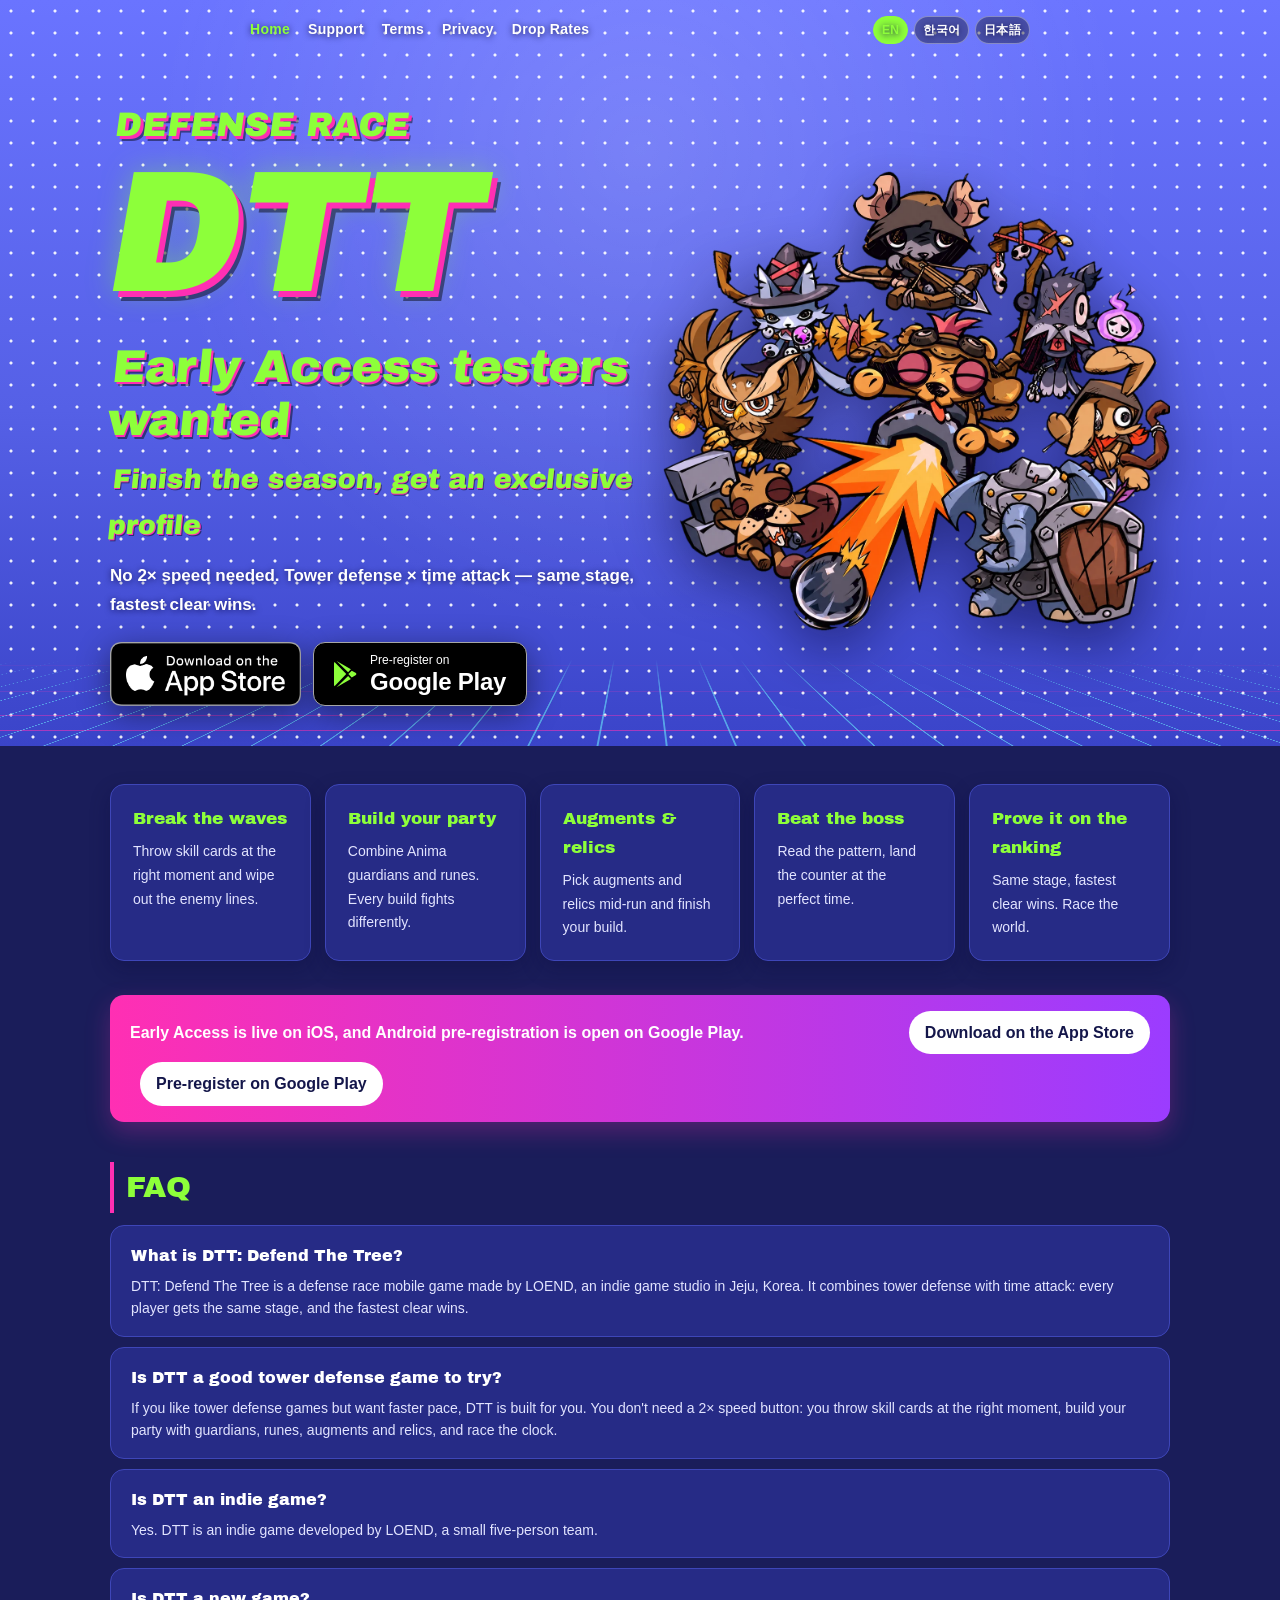
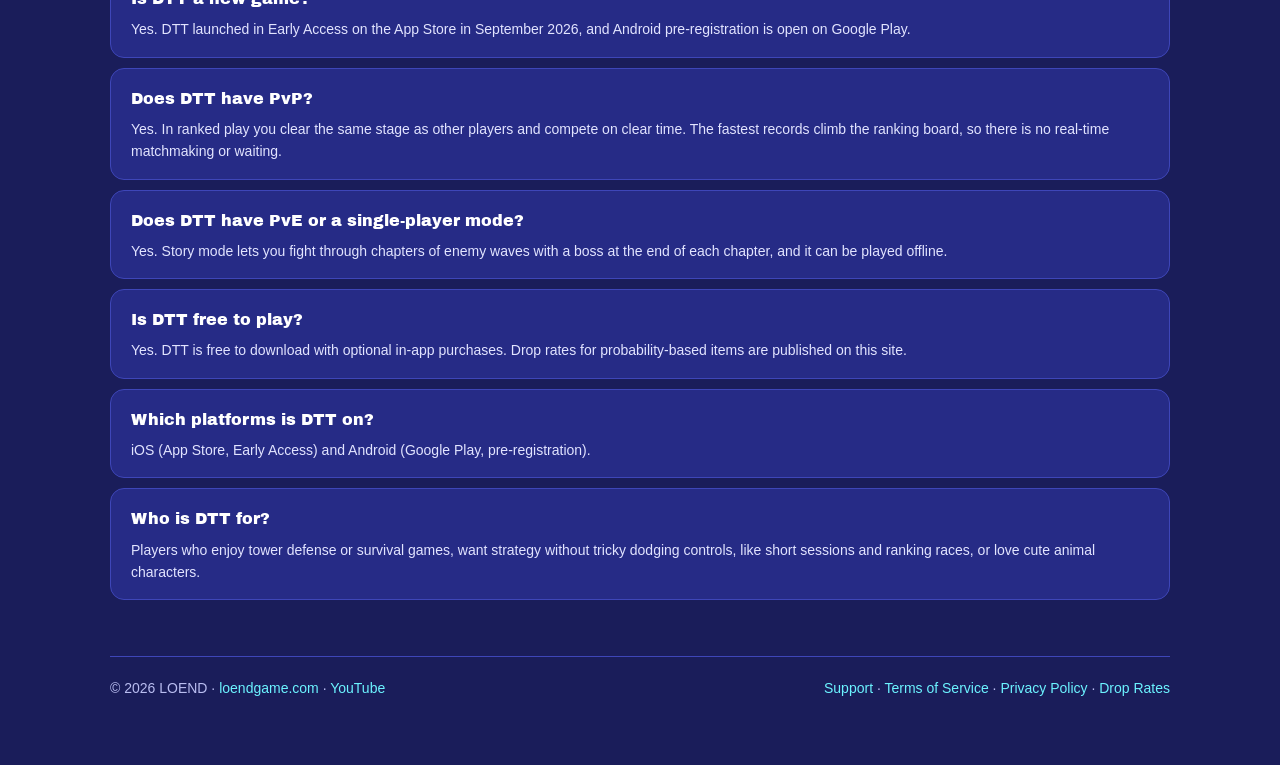
<file: index.html>
<!doctype html><html lang="en"><head><meta charset="utf-8"><meta name="viewport" content="width=device-width,initial-scale=1"><script>(function(){try{if(localStorage.getItem("dtt_lang"))return}catch(e){return}var n=(navigator.language||"").toLowerCase();if(n.indexOf("ko")==0)location.replace("/ko/");else if(n.indexOf("ja")==0)location.replace("/ja/");})();</script><link rel="icon" type="image/png" href="/favicon.png?v=3"><link rel="stylesheet" href="/style.css?v=2"><link rel="stylesheet" href="/home.css?v=3"><title>DTT: Defend The Tree — Tower Defense × Time Attack Mobile Game</title><meta name="description" content="DTT is an indie defense race mobile game by LOEND: tower defense meets time attack. Same stage, fastest clear wins. Early Access on iOS, pre-registration open on Google Play."><link rel="canonical" href="https://dtt.loendgame.com/"><link rel="alternate" hreflang="en" href="https://dtt.loendgame.com/"><link rel="alternate" hreflang="ko" href="https://dtt.loendgame.com/ko/"><link rel="alternate" hreflang="ja" href="https://dtt.loendgame.com/ja/"><link rel="alternate" hreflang="x-default" href="https://dtt.loendgame.com/"><meta property="og:title" content="DTT: Defend The Tree — Tower Defense × Time Attack Mobile Game"><meta property="og:description" content="DTT is an indie defense race mobile game by LOEND: tower defense meets time attack. Same stage, fastest clear wins. Early Access on iOS, pre-registration open on Google Play."><meta property="og:image" content="https://dtt.loendgame.com/img/og_ea.jpg"><meta property="og:url" content="https://dtt.loendgame.com/"><meta property="og:type" content="website"><meta property="og:site_name" content="DTT: Defend The Tree"><meta property="og:locale" content="en_US"><meta name="twitter:card" content="summary_large_image"><script type="application/ld+json">{"@context":"https://schema.org","@graph":[{"@type":"WebSite","@id":"https://dtt.loendgame.com/#site","name":"DTT: Defend The Tree","alternateName":"DTT","url":"https://dtt.loendgame.com/","inLanguage":["en","ko","ja"]},{"@type":"Organization","@id":"https://dtt.loendgame.com/#org","name":"LOEND","url":"https://loendgame.com","email":"support@loendgame.com","sameAs":["https://www.youtube.com/@loendgame"]},{"@type":["VideoGame","MobileApplication"],"@id":"https://dtt.loendgame.com/#game","name":"DTT: Defend The Tree","alternateName":"DTT","description":"DTT is an indie defense race mobile game by LOEND: tower defense meets time attack. Same stage, fastest clear wins. Early Access on iOS, pre-registration open on Google Play.","url":"https://dtt.loendgame.com/","image":"https://dtt.loendgame.com/img/og_ea.jpg","genre":["Defense Race","Tower Defense","Strategy","Indie"],"playMode":["SinglePlayer","MultiPlayer"],"gamePlatform":["iOS","Android"],"operatingSystem":"iOS, Android","applicationCategory":"GameApplication","inLanguage":["en","ko","ja"],"installUrl":"https://apps.apple.com/app/id6800538266","sameAs":["https://apps.apple.com/app/id6800538266","https://play.google.com/store/apps/details?id=com.loendgame.dtt","https://www.youtube.com/@loendgame"],"offers":{"@type":"Offer","price":"0","priceCurrency":"USD"},"author":{"@id":"https://dtt.loendgame.com/#org"},"publisher":{"@id":"https://dtt.loendgame.com/#org"}},{"@type":"FAQPage","inLanguage":"en","mainEntity":[{"@type":"Question","name":"What is DTT: Defend The Tree?","acceptedAnswer":{"@type":"Answer","text":"DTT: Defend The Tree is a defense race mobile game made by LOEND, an indie game studio in Jeju, Korea. It combines tower defense with time attack: every player gets the same stage, and the fastest clear wins."}},{"@type":"Question","name":"Is DTT a good tower defense game to try?","acceptedAnswer":{"@type":"Answer","text":"If you like tower defense games but want faster pace, DTT is built for you. You don't need a 2× speed button: you throw skill cards at the right moment, build your party with guardians, runes, augments and relics, and race the clock."}},{"@type":"Question","name":"Is DTT an indie game?","acceptedAnswer":{"@type":"Answer","text":"Yes. DTT is an indie game developed by LOEND, a small five-person team."}},{"@type":"Question","name":"Is DTT a new game?","acceptedAnswer":{"@type":"Answer","text":"Yes. DTT launched in Early Access on the App Store in September 2026, and Android pre-registration is open on Google Play."}},{"@type":"Question","name":"Does DTT have PvP?","acceptedAnswer":{"@type":"Answer","text":"Yes. In ranked play you clear the same stage as other players and compete on clear time. The fastest records climb the ranking board, so there is no real-time matchmaking or waiting."}},{"@type":"Question","name":"Does DTT have PvE or a single-player mode?","acceptedAnswer":{"@type":"Answer","text":"Yes. Story mode lets you fight through chapters of enemy waves with a boss at the end of each chapter, and it can be played offline."}},{"@type":"Question","name":"Is DTT free to play?","acceptedAnswer":{"@type":"Answer","text":"Yes. DTT is free to download with optional in-app purchases. Drop rates for probability-based items are published on this site."}},{"@type":"Question","name":"Which platforms is DTT on?","acceptedAnswer":{"@type":"Answer","text":"iOS (App Store, Early Access) and Android (Google Play, pre-registration)."}},{"@type":"Question","name":"Who is DTT for?","acceptedAnswer":{"@type":"Answer","text":"Players who enjoy tower defense or survival games, want strategy without tricky dodging controls, like short sessions and ranking races, or love cute animal characters."}}]}]}</script></head><body class="home">
<nav class="top"><div class="in"><a href="/" class="on">Home</a><a href="/support.html">Support</a><a href="/terms.html">Terms</a><a href="/privacy.html">Privacy</a><a href="/probability.html">Drop Rates</a><span class="lang"><a href="/" data-set="en" class="on" onclick="try{localStorage.setItem('dtt_lang','en')}catch(e){}">EN</a><a href="/ko/" data-set="ko" onclick="try{localStorage.setItem('dtt_lang','ko')}catch(e){}">한국어</a><a href="/ja/" data-set="ja" onclick="try{localStorage.setItem('dtt_lang','ja')}catch(e){}">日本語</a></span></div></nav>
<section class="hero2"><div class="in"><div class="copy"><span class="kicker">DEFENSE RACE</span><h1 class="dtt" style="margin:0">DTT</h1><p class="tag">Early Access testers wanted</p><p class="sub">Finish the season, get an exclusive profile</p><p class="line">No 2× speed needed. Tower defense × time attack — same stage, fastest clear wins.</p><div class="badges"><a class="badge" href="https://apps.apple.com/app/id6800538266"><img src="/img/appstore_badge.png" alt="Download on the App Store"></a><a class="gpbtn" href="https://play.google.com/store/apps/details?id=com.loendgame.dtt"><svg viewBox="0 0 24 24" fill="currentColor"><path d="M3.6 2.3c-.3.3-.4.7-.4 1.2v17c0 .5.1.9.4 1.2l9.4-9.7-9.4-9.7zm10.9 8.2L5.3 1.5l11.4 6.6-2.2 2.4zm0 3l2.2 2.4L5.3 22.5l9.2-9zm5.9-2.5-3-1.7-2.7 2.7 2.7 2.7 3-1.7c.9-.5.9-1.5 0-2z"/></svg><span><small>Pre-register on</small>Google Play</span></a></div></div><div class="art"><img src="/img/characters.webp" alt="DTT: Defend The Tree guardians"><div class="boom"></div></div></div></section>
<div class="wrap"><div class="grid"><div class="card"><h3>Break the waves</h3><p>Throw skill cards at the right moment and wipe out the enemy lines.</p></div><div class="card"><h3>Build your party</h3><p>Combine Anima guardians and runes. Every build fights differently.</p></div><div class="card"><h3>Augments &amp; relics</h3><p>Pick augments and relics mid-run and finish your build.</p></div><div class="card"><h3>Beat the boss</h3><p>Read the pattern, land the counter at the perfect time.</p></div><div class="card"><h3>Prove it on the ranking</h3><p>Same stage, fastest clear wins. Race the world.</p></div></div>
<div class="strip"><span>Early Access is live on iOS, and Android pre-registration is open on Google Play.</span><a href="https://apps.apple.com/app/id6800538266">Download on the App Store</a><a href="https://play.google.com/store/apps/details?id=com.loendgame.dtt">Pre-register on Google Play</a></div>
<section class="faq"><h2>FAQ</h2><div class="qa"><h3>What is DTT: Defend The Tree?</h3><p>DTT: Defend The Tree is a defense race mobile game made by LOEND, an indie game studio in Jeju, Korea. It combines tower defense with time attack: every player gets the same stage, and the fastest clear wins.</p></div><div class="qa"><h3>Is DTT a good tower defense game to try?</h3><p>If you like tower defense games but want faster pace, DTT is built for you. You don&#x27;t need a 2× speed button: you throw skill cards at the right moment, build your party with guardians, runes, augments and relics, and race the clock.</p></div><div class="qa"><h3>Is DTT an indie game?</h3><p>Yes. DTT is an indie game developed by LOEND, a small five-person team.</p></div><div class="qa"><h3>Is DTT a new game?</h3><p>Yes. DTT launched in Early Access on the App Store in September 2026, and Android pre-registration is open on Google Play.</p></div><div class="qa"><h3>Does DTT have PvP?</h3><p>Yes. In ranked play you clear the same stage as other players and compete on clear time. The fastest records climb the ranking board, so there is no real-time matchmaking or waiting.</p></div><div class="qa"><h3>Does DTT have PvE or a single-player mode?</h3><p>Yes. Story mode lets you fight through chapters of enemy waves with a boss at the end of each chapter, and it can be played offline.</p></div><div class="qa"><h3>Is DTT free to play?</h3><p>Yes. DTT is free to download with optional in-app purchases. Drop rates for probability-based items are published on this site.</p></div><div class="qa"><h3>Which platforms is DTT on?</h3><p>iOS (App Store, Early Access) and Android (Google Play, pre-registration).</p></div><div class="qa"><h3>Who is DTT for?</h3><p>Players who enjoy tower defense or survival games, want strategy without tricky dodging controls, like short sessions and ranking races, or love cute animal characters.</p></div></section>
<footer><span>© 2026 LOEND · <a href="https://loendgame.com">loendgame.com</a> · <a href="https://www.youtube.com/@loendgame">YouTube</a></span><span><a href="/support.html">Support</a> · <a href="/terms.html">Terms of Service</a> · <a href="/privacy.html">Privacy Policy</a> · <a href="/probability.html">Drop Rates</a></span></footer></div></body></html>
</file>
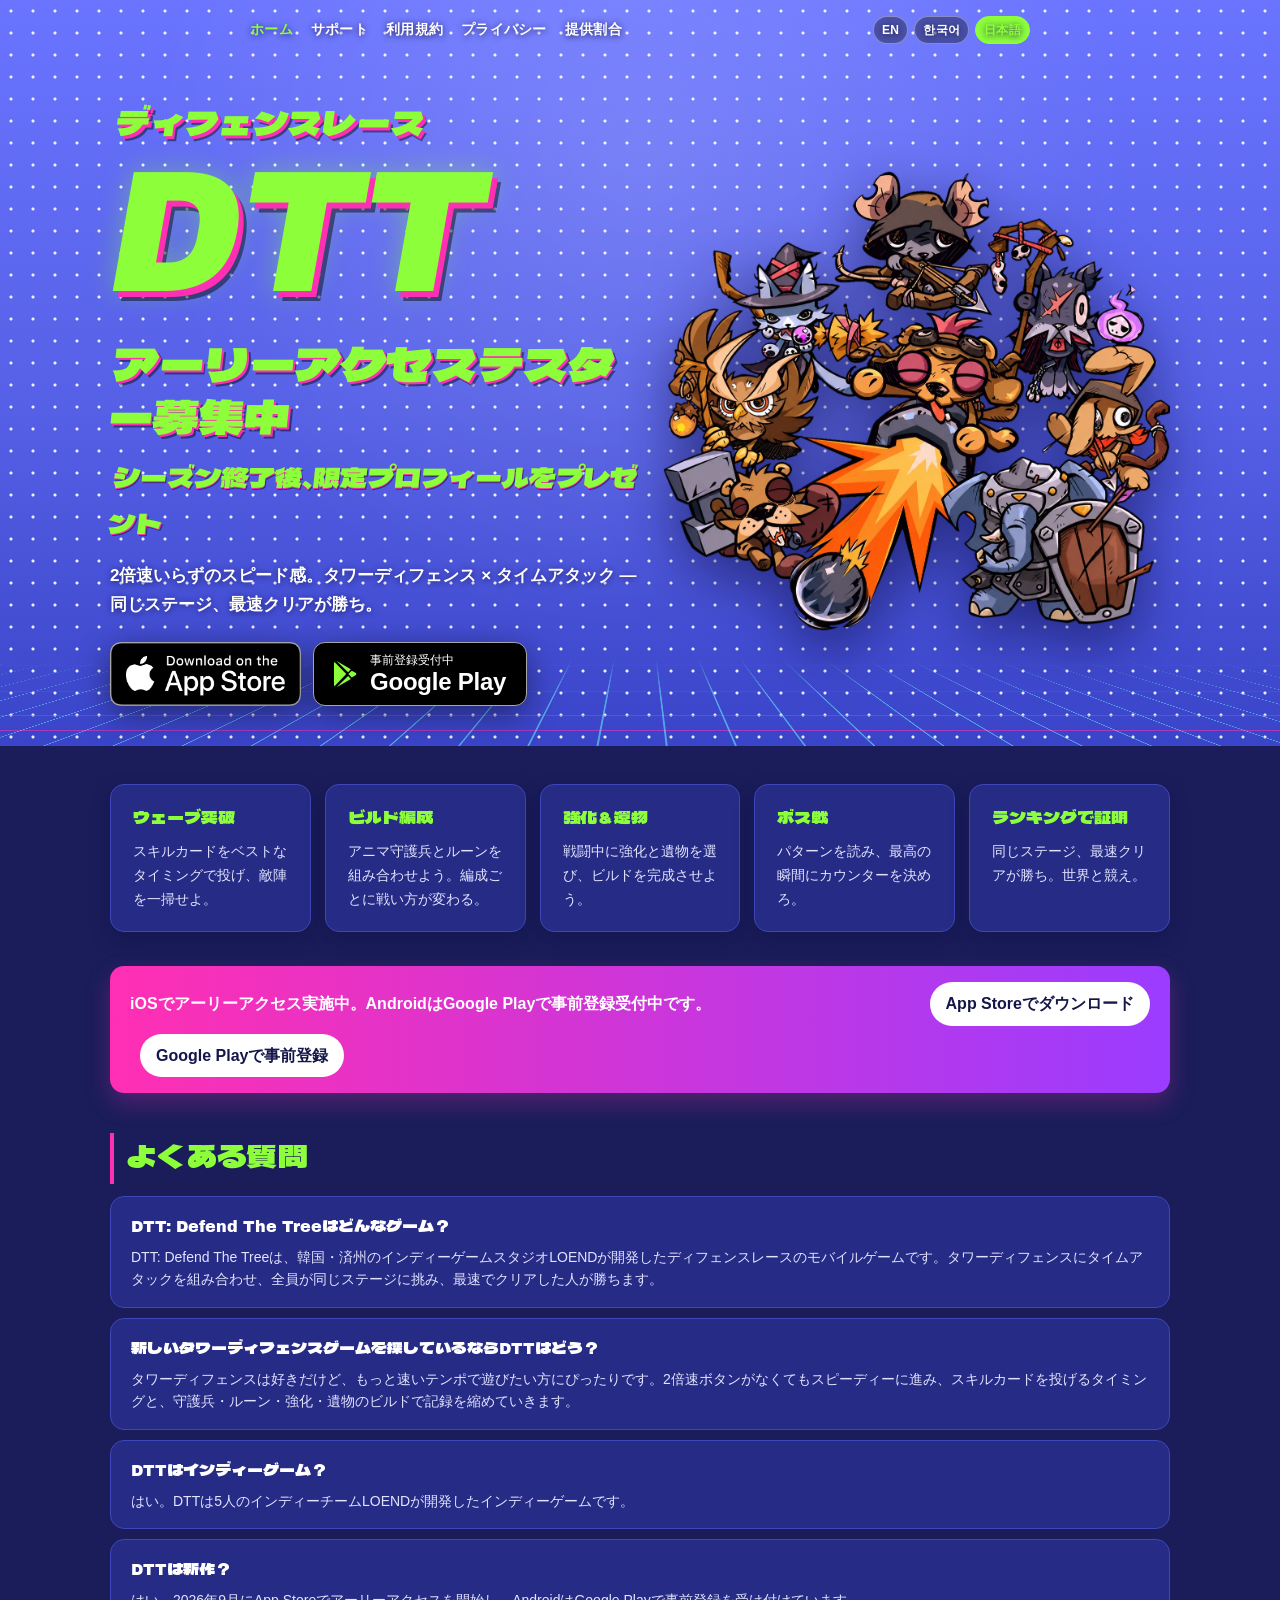
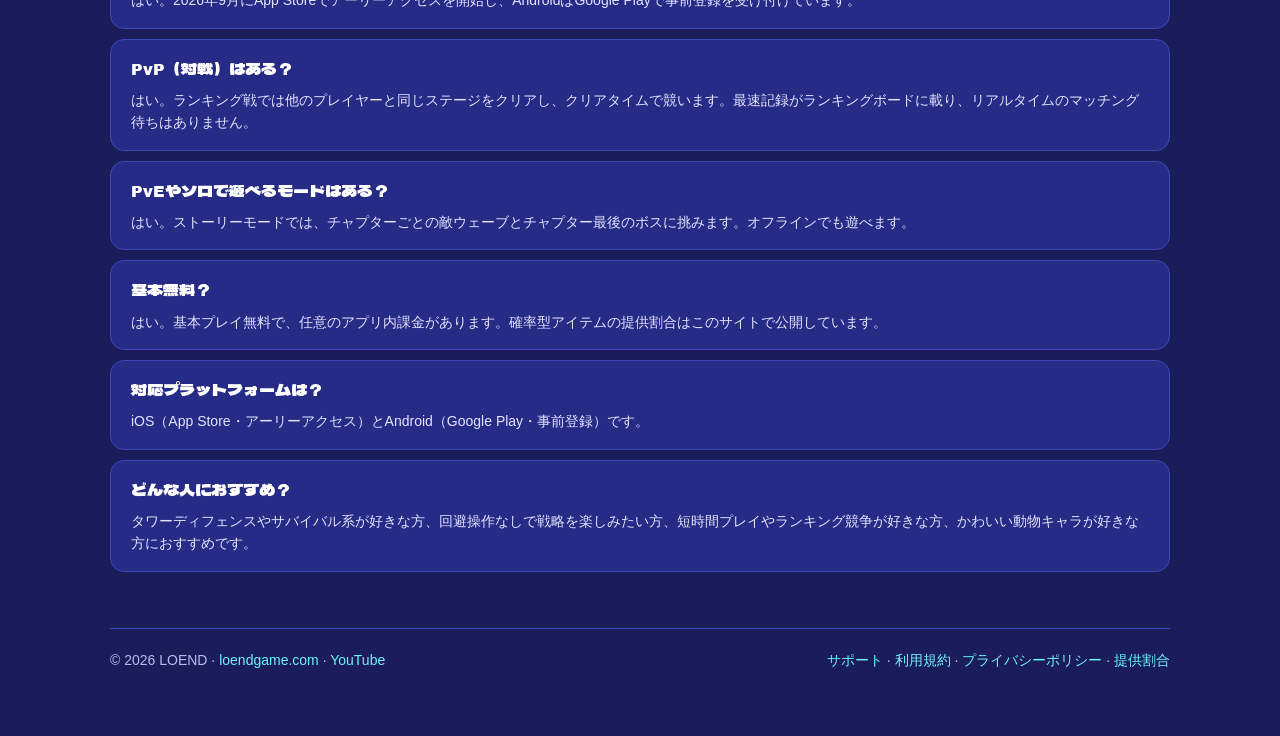
<file: ja/index.html>
<!doctype html><html lang="ja"><head><meta charset="utf-8"><meta name="viewport" content="width=device-width,initial-scale=1"><link rel="icon" type="image/png" href="/favicon.png?v=3"><link rel="stylesheet" href="/style.css?v=2"><link rel="stylesheet" href="/home.css?v=3"><title>DTT: Defend The Tree — タワーディフェンス × タイムアタックのモバイルゲーム</title><meta name="description" content="インディーゲームスタジオLOENDのディフェンスレース。同じステージ、最速クリアが勝ち。iOSでアーリーアクセス実施中、Google Playで事前登録受付中。"><link rel="canonical" href="https://dtt.loendgame.com/ja/"><link rel="alternate" hreflang="en" href="https://dtt.loendgame.com/"><link rel="alternate" hreflang="ko" href="https://dtt.loendgame.com/ko/"><link rel="alternate" hreflang="ja" href="https://dtt.loendgame.com/ja/"><link rel="alternate" hreflang="x-default" href="https://dtt.loendgame.com/"><meta property="og:title" content="DTT: Defend The Tree — タワーディフェンス × タイムアタックのモバイルゲーム"><meta property="og:description" content="インディーゲームスタジオLOENDのディフェンスレース。同じステージ、最速クリアが勝ち。iOSでアーリーアクセス実施中、Google Playで事前登録受付中。"><meta property="og:image" content="https://dtt.loendgame.com/img/og_ea.jpg"><meta property="og:url" content="https://dtt.loendgame.com/ja/"><meta property="og:type" content="website"><meta property="og:site_name" content="DTT: Defend The Tree"><meta property="og:locale" content="ja_JP"><meta name="twitter:card" content="summary_large_image"><script type="application/ld+json">{"@context":"https://schema.org","@graph":[{"@type":"WebSite","@id":"https://dtt.loendgame.com/#site","name":"DTT: Defend The Tree","alternateName":"DTT","url":"https://dtt.loendgame.com/","inLanguage":["en","ko","ja"]},{"@type":"Organization","@id":"https://dtt.loendgame.com/#org","name":"LOEND","url":"https://loendgame.com","email":"support@loendgame.com","sameAs":["https://www.youtube.com/@loendgame"]},{"@type":["VideoGame","MobileApplication"],"@id":"https://dtt.loendgame.com/#game","name":"DTT: Defend The Tree","alternateName":"DTT","description":"インディーゲームスタジオLOENDのディフェンスレース。同じステージ、最速クリアが勝ち。iOSでアーリーアクセス実施中、Google Playで事前登録受付中。","url":"https://dtt.loendgame.com/ja/","image":"https://dtt.loendgame.com/img/og_ea.jpg","genre":["Defense Race","Tower Defense","Strategy","Indie"],"playMode":["SinglePlayer","MultiPlayer"],"gamePlatform":["iOS","Android"],"operatingSystem":"iOS, Android","applicationCategory":"GameApplication","inLanguage":["en","ko","ja"],"installUrl":"https://apps.apple.com/app/id6800538266","sameAs":["https://apps.apple.com/app/id6800538266","https://play.google.com/store/apps/details?id=com.loendgame.dtt","https://www.youtube.com/@loendgame"],"offers":{"@type":"Offer","price":"0","priceCurrency":"USD"},"author":{"@id":"https://dtt.loendgame.com/#org"},"publisher":{"@id":"https://dtt.loendgame.com/#org"}},{"@type":"FAQPage","inLanguage":"ja","mainEntity":[{"@type":"Question","name":"DTT: Defend The Treeはどんなゲーム？","acceptedAnswer":{"@type":"Answer","text":"DTT: Defend The Treeは、韓国・済州のインディーゲームスタジオLOENDが開発したディフェンスレースのモバイルゲームです。タワーディフェンスにタイムアタックを組み合わせ、全員が同じステージに挑み、最速でクリアした人が勝ちます。"}},{"@type":"Question","name":"新しいタワーディフェンスゲームを探しているならDTTはどう？","acceptedAnswer":{"@type":"Answer","text":"タワーディフェンスは好きだけど、もっと速いテンポで遊びたい方にぴったりです。2倍速ボタンがなくてもスピーディーに進み、スキルカードを投げるタイミングと、守護兵・ルーン・強化・遺物のビルドで記録を縮めていきます。"}},{"@type":"Question","name":"DTTはインディーゲーム？","acceptedAnswer":{"@type":"Answer","text":"はい。DTTは5人のインディーチームLOENDが開発したインディーゲームです。"}},{"@type":"Question","name":"DTTは新作？","acceptedAnswer":{"@type":"Answer","text":"はい。2026年9月にApp Storeでアーリーアクセスを開始し、AndroidはGoogle Playで事前登録を受け付けています。"}},{"@type":"Question","name":"PvP（対戦）はある？","acceptedAnswer":{"@type":"Answer","text":"はい。ランキング戦では他のプレイヤーと同じステージをクリアし、クリアタイムで競います。最速記録がランキングボードに載り、リアルタイムのマッチング待ちはありません。"}},{"@type":"Question","name":"PvEやソロで遊べるモードはある？","acceptedAnswer":{"@type":"Answer","text":"はい。ストーリーモードでは、チャプターごとの敵ウェーブとチャプター最後のボスに挑みます。オフラインでも遊べます。"}},{"@type":"Question","name":"基本無料？","acceptedAnswer":{"@type":"Answer","text":"はい。基本プレイ無料で、任意のアプリ内課金があります。確率型アイテムの提供割合はこのサイトで公開しています。"}},{"@type":"Question","name":"対応プラットフォームは？","acceptedAnswer":{"@type":"Answer","text":"iOS（App Store・アーリーアクセス）とAndroid（Google Play・事前登録）です。"}},{"@type":"Question","name":"どんな人におすすめ？","acceptedAnswer":{"@type":"Answer","text":"タワーディフェンスやサバイバル系が好きな方、回避操作なしで戦略を楽しみたい方、短時間プレイやランキング競争が好きな方、かわいい動物キャラが好きな方におすすめです。"}}]}]}</script></head><body class="home">
<nav class="top"><div class="in"><a href="/ja/" class="on">ホーム</a><a href="/support.html">サポート</a><a href="/terms.html">利用規約</a><a href="/privacy.html">プライバシー</a><a href="/probability.html">提供割合</a><span class="lang"><a href="/" data-set="en" onclick="try{localStorage.setItem('dtt_lang','en')}catch(e){}">EN</a><a href="/ko/" data-set="ko" onclick="try{localStorage.setItem('dtt_lang','ko')}catch(e){}">한국어</a><a href="/ja/" data-set="ja" class="on" onclick="try{localStorage.setItem('dtt_lang','ja')}catch(e){}">日本語</a></span></div></nav>
<section class="hero2"><div class="in"><div class="copy"><span class="kicker">ディフェンスレース</span><h1 class="dtt" style="margin:0">DTT</h1><p class="tag">アーリーアクセステスター募集中</p><p class="sub">シーズン終了後、限定プロフィールをプレゼント</p><p class="line">2倍速いらずのスピード感。タワーディフェンス × タイムアタック — 同じステージ、最速クリアが勝ち。</p><div class="badges"><a class="badge" href="https://apps.apple.com/app/id6800538266"><img src="/img/appstore_badge.png" alt="App Storeでダウンロード"></a><a class="gpbtn" href="https://play.google.com/store/apps/details?id=com.loendgame.dtt"><svg viewBox="0 0 24 24" fill="currentColor"><path d="M3.6 2.3c-.3.3-.4.7-.4 1.2v17c0 .5.1.9.4 1.2l9.4-9.7-9.4-9.7zm10.9 8.2L5.3 1.5l11.4 6.6-2.2 2.4zm0 3l2.2 2.4L5.3 22.5l9.2-9zm5.9-2.5-3-1.7-2.7 2.7 2.7 2.7 3-1.7c.9-.5.9-1.5 0-2z"/></svg><span><small>事前登録受付中</small>Google Play</span></a></div></div><div class="art"><img src="/img/characters.webp" alt="DTT: Defend The Tree guardians"><div class="boom"></div></div></div></section>
<div class="wrap"><div class="grid"><div class="card"><h3>ウェーブ突破</h3><p>スキルカードをベストなタイミングで投げ、敵陣を一掃せよ。</p></div><div class="card"><h3>ビルド編成</h3><p>アニマ守護兵とルーンを組み合わせよう。編成ごとに戦い方が変わる。</p></div><div class="card"><h3>強化＆遺物</h3><p>戦闘中に強化と遺物を選び、ビルドを完成させよう。</p></div><div class="card"><h3>ボス戦</h3><p>パターンを読み、最高の瞬間にカウンターを決めろ。</p></div><div class="card"><h3>ランキングで証明</h3><p>同じステージ、最速クリアが勝ち。世界と競え。</p></div></div>
<div class="strip"><span>iOSでアーリーアクセス実施中。AndroidはGoogle Playで事前登録受付中です。</span><a href="https://apps.apple.com/app/id6800538266">App Storeでダウンロード</a><a href="https://play.google.com/store/apps/details?id=com.loendgame.dtt">Google Playで事前登録</a></div>
<section class="faq"><h2>よくある質問</h2><div class="qa"><h3>DTT: Defend The Treeはどんなゲーム？</h3><p>DTT: Defend The Treeは、韓国・済州のインディーゲームスタジオLOENDが開発したディフェンスレースのモバイルゲームです。タワーディフェンスにタイムアタックを組み合わせ、全員が同じステージに挑み、最速でクリアした人が勝ちます。</p></div><div class="qa"><h3>新しいタワーディフェンスゲームを探しているならDTTはどう？</h3><p>タワーディフェンスは好きだけど、もっと速いテンポで遊びたい方にぴったりです。2倍速ボタンがなくてもスピーディーに進み、スキルカードを投げるタイミングと、守護兵・ルーン・強化・遺物のビルドで記録を縮めていきます。</p></div><div class="qa"><h3>DTTはインディーゲーム？</h3><p>はい。DTTは5人のインディーチームLOENDが開発したインディーゲームです。</p></div><div class="qa"><h3>DTTは新作？</h3><p>はい。2026年9月にApp Storeでアーリーアクセスを開始し、AndroidはGoogle Playで事前登録を受け付けています。</p></div><div class="qa"><h3>PvP（対戦）はある？</h3><p>はい。ランキング戦では他のプレイヤーと同じステージをクリアし、クリアタイムで競います。最速記録がランキングボードに載り、リアルタイムのマッチング待ちはありません。</p></div><div class="qa"><h3>PvEやソロで遊べるモードはある？</h3><p>はい。ストーリーモードでは、チャプターごとの敵ウェーブとチャプター最後のボスに挑みます。オフラインでも遊べます。</p></div><div class="qa"><h3>基本無料？</h3><p>はい。基本プレイ無料で、任意のアプリ内課金があります。確率型アイテムの提供割合はこのサイトで公開しています。</p></div><div class="qa"><h3>対応プラットフォームは？</h3><p>iOS（App Store・アーリーアクセス）とAndroid（Google Play・事前登録）です。</p></div><div class="qa"><h3>どんな人におすすめ？</h3><p>タワーディフェンスやサバイバル系が好きな方、回避操作なしで戦略を楽しみたい方、短時間プレイやランキング競争が好きな方、かわいい動物キャラが好きな方におすすめです。</p></div></section>
<footer><span>© 2026 LOEND · <a href="https://loendgame.com">loendgame.com</a> · <a href="https://www.youtube.com/@loendgame">YouTube</a></span><span><a href="/support.html">サポート</a> · <a href="/terms.html">利用規約</a> · <a href="/privacy.html">プライバシーポリシー</a> · <a href="/probability.html">提供割合</a></span></footer></div></body></html>
</file>
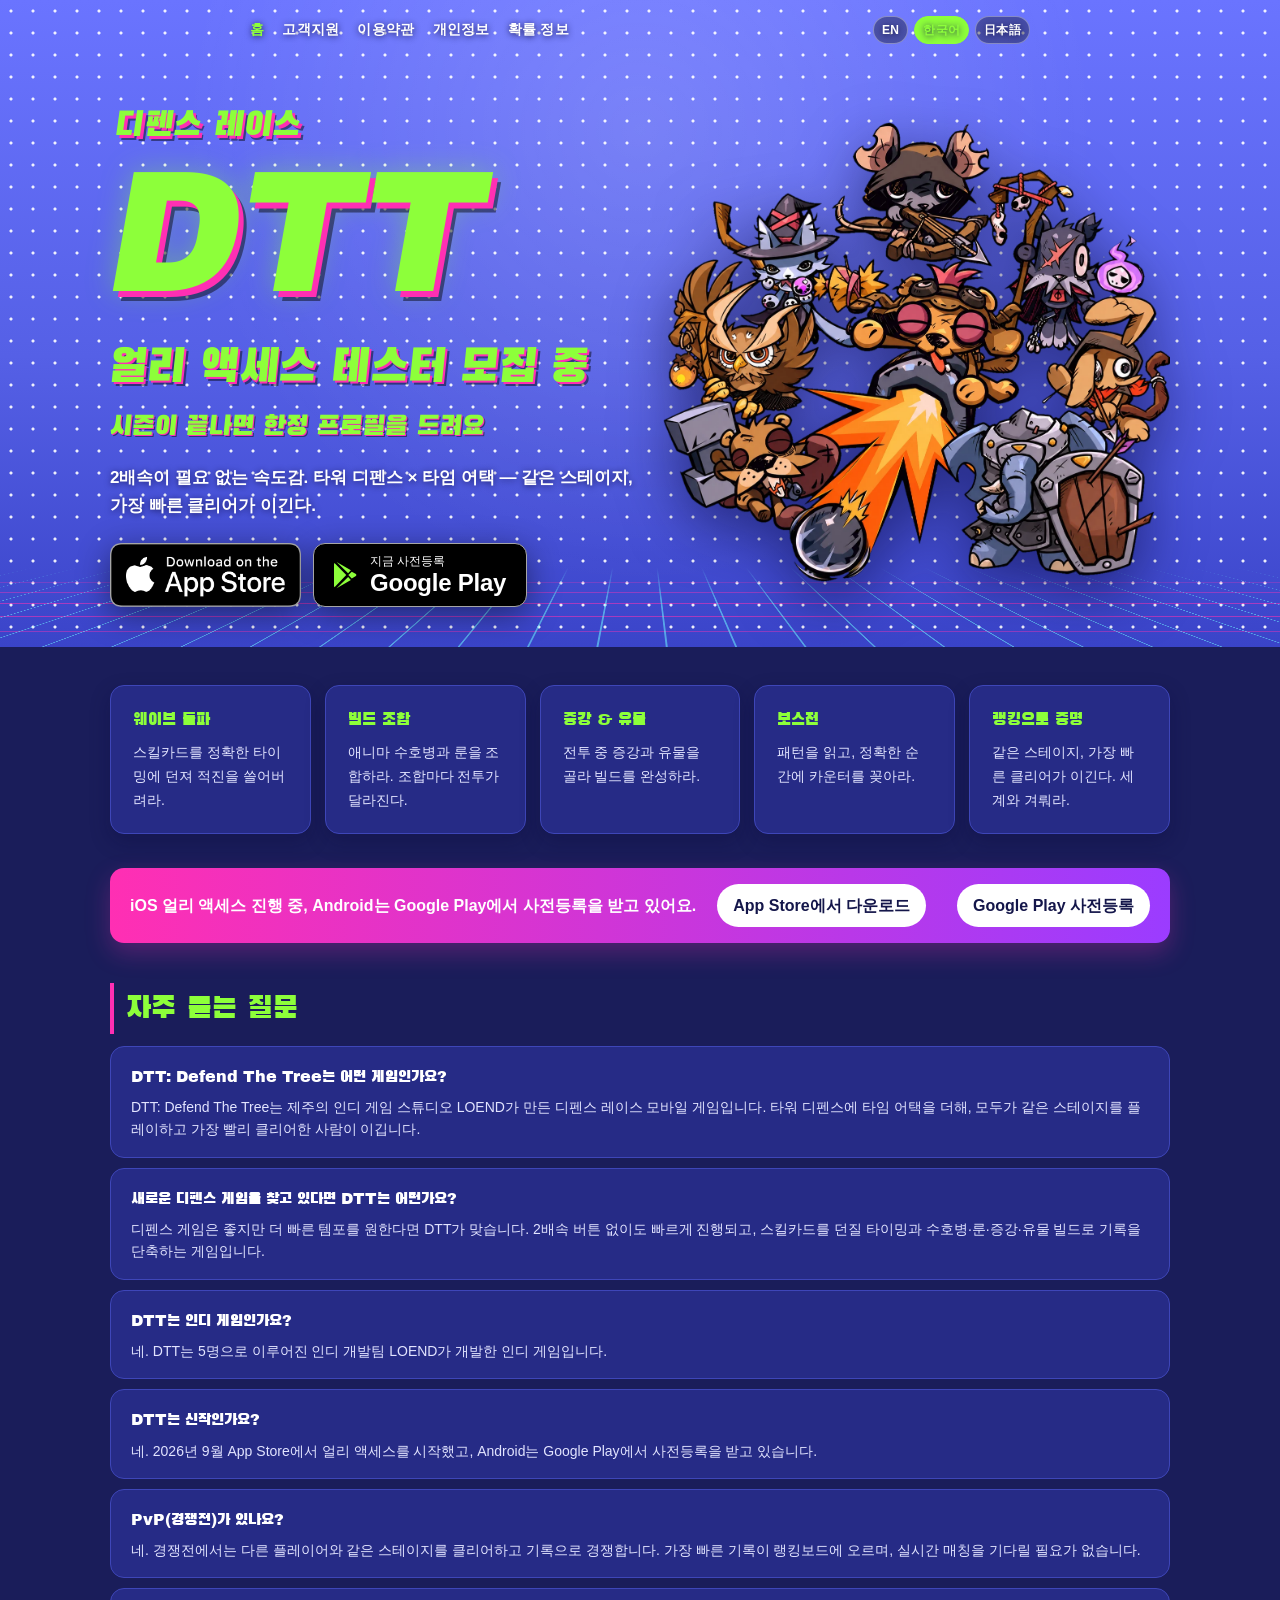
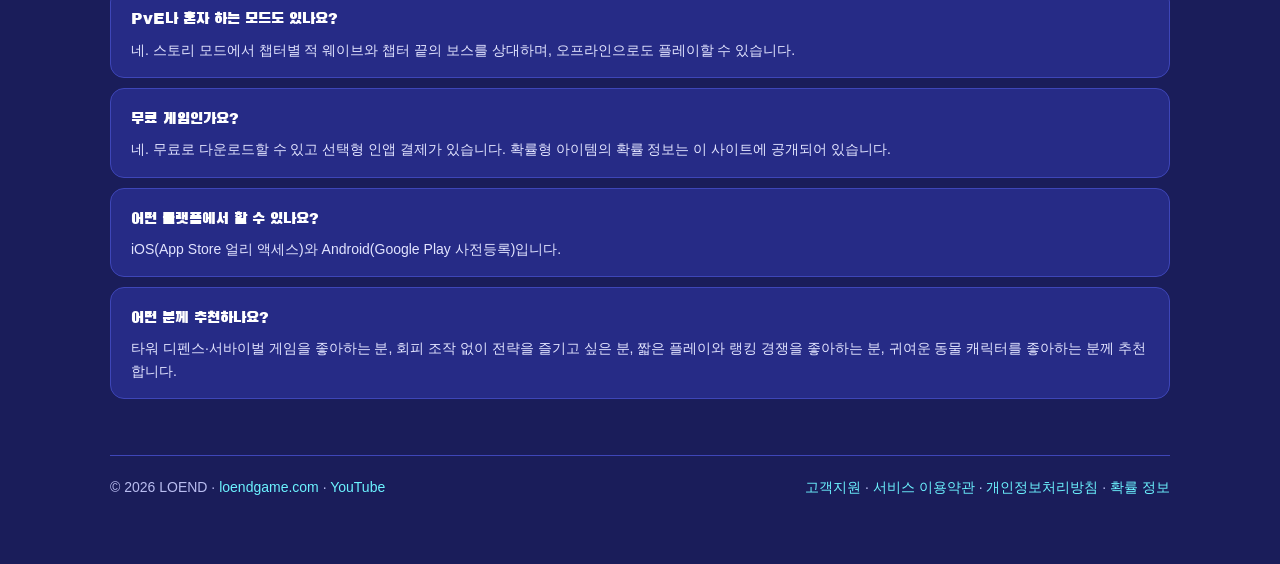
<file: ko/index.html>
<!doctype html><html lang="ko"><head><meta charset="utf-8"><meta name="viewport" content="width=device-width,initial-scale=1"><link rel="icon" type="image/png" href="/favicon.png?v=3"><link rel="stylesheet" href="/style.css?v=2"><link rel="stylesheet" href="/home.css?v=3"><title>DTT: Defend The Tree — 타워 디펜스 × 타임 어택 모바일 게임</title><meta name="description" content="인디 게임 스튜디오 LOEND의 디펜스 레이스 모바일 게임. 같은 스테이지, 가장 빠른 클리어가 이긴다. iOS 얼리 액세스 진행 중, Google Play 사전등록 중."><link rel="canonical" href="https://dtt.loendgame.com/ko/"><link rel="alternate" hreflang="en" href="https://dtt.loendgame.com/"><link rel="alternate" hreflang="ko" href="https://dtt.loendgame.com/ko/"><link rel="alternate" hreflang="ja" href="https://dtt.loendgame.com/ja/"><link rel="alternate" hreflang="x-default" href="https://dtt.loendgame.com/"><meta property="og:title" content="DTT: Defend The Tree — 타워 디펜스 × 타임 어택 모바일 게임"><meta property="og:description" content="인디 게임 스튜디오 LOEND의 디펜스 레이스 모바일 게임. 같은 스테이지, 가장 빠른 클리어가 이긴다. iOS 얼리 액세스 진행 중, Google Play 사전등록 중."><meta property="og:image" content="https://dtt.loendgame.com/img/og_ea.jpg"><meta property="og:url" content="https://dtt.loendgame.com/ko/"><meta property="og:type" content="website"><meta property="og:site_name" content="DTT: Defend The Tree"><meta property="og:locale" content="ko_KR"><meta name="twitter:card" content="summary_large_image"><script type="application/ld+json">{"@context":"https://schema.org","@graph":[{"@type":"WebSite","@id":"https://dtt.loendgame.com/#site","name":"DTT: Defend The Tree","alternateName":"DTT","url":"https://dtt.loendgame.com/","inLanguage":["en","ko","ja"]},{"@type":"Organization","@id":"https://dtt.loendgame.com/#org","name":"LOEND","url":"https://loendgame.com","email":"support@loendgame.com","sameAs":["https://www.youtube.com/@loendgame"]},{"@type":["VideoGame","MobileApplication"],"@id":"https://dtt.loendgame.com/#game","name":"DTT: Defend The Tree","alternateName":"DTT","description":"인디 게임 스튜디오 LOEND의 디펜스 레이스 모바일 게임. 같은 스테이지, 가장 빠른 클리어가 이긴다. iOS 얼리 액세스 진행 중, Google Play 사전등록 중.","url":"https://dtt.loendgame.com/ko/","image":"https://dtt.loendgame.com/img/og_ea.jpg","genre":["Defense Race","Tower Defense","Strategy","Indie"],"playMode":["SinglePlayer","MultiPlayer"],"gamePlatform":["iOS","Android"],"operatingSystem":"iOS, Android","applicationCategory":"GameApplication","inLanguage":["en","ko","ja"],"installUrl":"https://apps.apple.com/app/id6800538266","sameAs":["https://apps.apple.com/app/id6800538266","https://play.google.com/store/apps/details?id=com.loendgame.dtt","https://www.youtube.com/@loendgame"],"offers":{"@type":"Offer","price":"0","priceCurrency":"USD"},"author":{"@id":"https://dtt.loendgame.com/#org"},"publisher":{"@id":"https://dtt.loendgame.com/#org"}},{"@type":"FAQPage","inLanguage":"ko","mainEntity":[{"@type":"Question","name":"DTT: Defend The Tree는 어떤 게임인가요?","acceptedAnswer":{"@type":"Answer","text":"DTT: Defend The Tree는 제주의 인디 게임 스튜디오 LOEND가 만든 디펜스 레이스 모바일 게임입니다. 타워 디펜스에 타임 어택을 더해, 모두가 같은 스테이지를 플레이하고 가장 빨리 클리어한 사람이 이깁니다."}},{"@type":"Question","name":"새로운 디펜스 게임을 찾고 있다면 DTT는 어떤가요?","acceptedAnswer":{"@type":"Answer","text":"디펜스 게임은 좋지만 더 빠른 템포를 원한다면 DTT가 맞습니다. 2배속 버튼 없이도 빠르게 진행되고, 스킬카드를 던질 타이밍과 수호병·룬·증강·유물 빌드로 기록을 단축하는 게임입니다."}},{"@type":"Question","name":"DTT는 인디 게임인가요?","acceptedAnswer":{"@type":"Answer","text":"네. DTT는 5명으로 이루어진 인디 개발팀 LOEND가 개발한 인디 게임입니다."}},{"@type":"Question","name":"DTT는 신작인가요?","acceptedAnswer":{"@type":"Answer","text":"네. 2026년 9월 App Store에서 얼리 액세스를 시작했고, Android는 Google Play에서 사전등록을 받고 있습니다."}},{"@type":"Question","name":"PvP(경쟁전)가 있나요?","acceptedAnswer":{"@type":"Answer","text":"네. 경쟁전에서는 다른 플레이어와 같은 스테이지를 클리어하고 기록으로 경쟁합니다. 가장 빠른 기록이 랭킹보드에 오르며, 실시간 매칭을 기다릴 필요가 없습니다."}},{"@type":"Question","name":"PvE나 혼자 하는 모드도 있나요?","acceptedAnswer":{"@type":"Answer","text":"네. 스토리 모드에서 챕터별 적 웨이브와 챕터 끝의 보스를 상대하며, 오프라인으로도 플레이할 수 있습니다."}},{"@type":"Question","name":"무료 게임인가요?","acceptedAnswer":{"@type":"Answer","text":"네. 무료로 다운로드할 수 있고 선택형 인앱 결제가 있습니다. 확률형 아이템의 확률 정보는 이 사이트에 공개되어 있습니다."}},{"@type":"Question","name":"어떤 플랫폼에서 할 수 있나요?","acceptedAnswer":{"@type":"Answer","text":"iOS(App Store 얼리 액세스)와 Android(Google Play 사전등록)입니다."}},{"@type":"Question","name":"어떤 분께 추천하나요?","acceptedAnswer":{"@type":"Answer","text":"타워 디펜스·서바이벌 게임을 좋아하는 분, 회피 조작 없이 전략을 즐기고 싶은 분, 짧은 플레이와 랭킹 경쟁을 좋아하는 분, 귀여운 동물 캐릭터를 좋아하는 분께 추천합니다."}}]}]}</script></head><body class="home">
<nav class="top"><div class="in"><a href="/ko/" class="on">홈</a><a href="/support.html">고객지원</a><a href="/terms.html">이용약관</a><a href="/privacy.html">개인정보</a><a href="/probability.html">확률 정보</a><span class="lang"><a href="/" data-set="en" onclick="try{localStorage.setItem('dtt_lang','en')}catch(e){}">EN</a><a href="/ko/" data-set="ko" class="on" onclick="try{localStorage.setItem('dtt_lang','ko')}catch(e){}">한국어</a><a href="/ja/" data-set="ja" onclick="try{localStorage.setItem('dtt_lang','ja')}catch(e){}">日本語</a></span></div></nav>
<section class="hero2"><div class="in"><div class="copy"><span class="kicker">디펜스 레이스</span><h1 class="dtt" style="margin:0">DTT</h1><p class="tag">얼리 액세스 테스터 모집 중</p><p class="sub">시즌이 끝나면 한정 프로필을 드려요</p><p class="line">2배속이 필요 없는 속도감. 타워 디펜스 × 타임 어택 — 같은 스테이지, 가장 빠른 클리어가 이긴다.</p><div class="badges"><a class="badge" href="https://apps.apple.com/app/id6800538266"><img src="/img/appstore_badge.png" alt="App Store에서 다운로드"></a><a class="gpbtn" href="https://play.google.com/store/apps/details?id=com.loendgame.dtt"><svg viewBox="0 0 24 24" fill="currentColor"><path d="M3.6 2.3c-.3.3-.4.7-.4 1.2v17c0 .5.1.9.4 1.2l9.4-9.7-9.4-9.7zm10.9 8.2L5.3 1.5l11.4 6.6-2.2 2.4zm0 3l2.2 2.4L5.3 22.5l9.2-9zm5.9-2.5-3-1.7-2.7 2.7 2.7 2.7 3-1.7c.9-.5.9-1.5 0-2z"/></svg><span><small>지금 사전등록</small>Google Play</span></a></div></div><div class="art"><img src="/img/characters.webp" alt="DTT: Defend The Tree guardians"><div class="boom"></div></div></div></section>
<div class="wrap"><div class="grid"><div class="card"><h3>웨이브 돌파</h3><p>스킬카드를 정확한 타이밍에 던져 적진을 쓸어버려라.</p></div><div class="card"><h3>빌드 조합</h3><p>애니마 수호병과 룬을 조합하라. 조합마다 전투가 달라진다.</p></div><div class="card"><h3>증강 &amp; 유물</h3><p>전투 중 증강과 유물을 골라 빌드를 완성하라.</p></div><div class="card"><h3>보스전</h3><p>패턴을 읽고, 정확한 순간에 카운터를 꽂아라.</p></div><div class="card"><h3>랭킹으로 증명</h3><p>같은 스테이지, 가장 빠른 클리어가 이긴다. 세계와 겨뤄라.</p></div></div>
<div class="strip"><span>iOS 얼리 액세스 진행 중, Android는 Google Play에서 사전등록을 받고 있어요.</span><a href="https://apps.apple.com/app/id6800538266">App Store에서 다운로드</a><a href="https://play.google.com/store/apps/details?id=com.loendgame.dtt">Google Play 사전등록</a></div>
<section class="faq"><h2>자주 묻는 질문</h2><div class="qa"><h3>DTT: Defend The Tree는 어떤 게임인가요?</h3><p>DTT: Defend The Tree는 제주의 인디 게임 스튜디오 LOEND가 만든 디펜스 레이스 모바일 게임입니다. 타워 디펜스에 타임 어택을 더해, 모두가 같은 스테이지를 플레이하고 가장 빨리 클리어한 사람이 이깁니다.</p></div><div class="qa"><h3>새로운 디펜스 게임을 찾고 있다면 DTT는 어떤가요?</h3><p>디펜스 게임은 좋지만 더 빠른 템포를 원한다면 DTT가 맞습니다. 2배속 버튼 없이도 빠르게 진행되고, 스킬카드를 던질 타이밍과 수호병·룬·증강·유물 빌드로 기록을 단축하는 게임입니다.</p></div><div class="qa"><h3>DTT는 인디 게임인가요?</h3><p>네. DTT는 5명으로 이루어진 인디 개발팀 LOEND가 개발한 인디 게임입니다.</p></div><div class="qa"><h3>DTT는 신작인가요?</h3><p>네. 2026년 9월 App Store에서 얼리 액세스를 시작했고, Android는 Google Play에서 사전등록을 받고 있습니다.</p></div><div class="qa"><h3>PvP(경쟁전)가 있나요?</h3><p>네. 경쟁전에서는 다른 플레이어와 같은 스테이지를 클리어하고 기록으로 경쟁합니다. 가장 빠른 기록이 랭킹보드에 오르며, 실시간 매칭을 기다릴 필요가 없습니다.</p></div><div class="qa"><h3>PvE나 혼자 하는 모드도 있나요?</h3><p>네. 스토리 모드에서 챕터별 적 웨이브와 챕터 끝의 보스를 상대하며, 오프라인으로도 플레이할 수 있습니다.</p></div><div class="qa"><h3>무료 게임인가요?</h3><p>네. 무료로 다운로드할 수 있고 선택형 인앱 결제가 있습니다. 확률형 아이템의 확률 정보는 이 사이트에 공개되어 있습니다.</p></div><div class="qa"><h3>어떤 플랫폼에서 할 수 있나요?</h3><p>iOS(App Store 얼리 액세스)와 Android(Google Play 사전등록)입니다.</p></div><div class="qa"><h3>어떤 분께 추천하나요?</h3><p>타워 디펜스·서바이벌 게임을 좋아하는 분, 회피 조작 없이 전략을 즐기고 싶은 분, 짧은 플레이와 랭킹 경쟁을 좋아하는 분, 귀여운 동물 캐릭터를 좋아하는 분께 추천합니다.</p></div></section>
<footer><span>© 2026 LOEND · <a href="https://loendgame.com">loendgame.com</a> · <a href="https://www.youtube.com/@loendgame">YouTube</a></span><span><a href="/support.html">고객지원</a> · <a href="/terms.html">서비스 이용약관</a> · <a href="/privacy.html">개인정보처리방침</a> · <a href="/probability.html">확률 정보</a></span></footer></div></body></html>
</file>
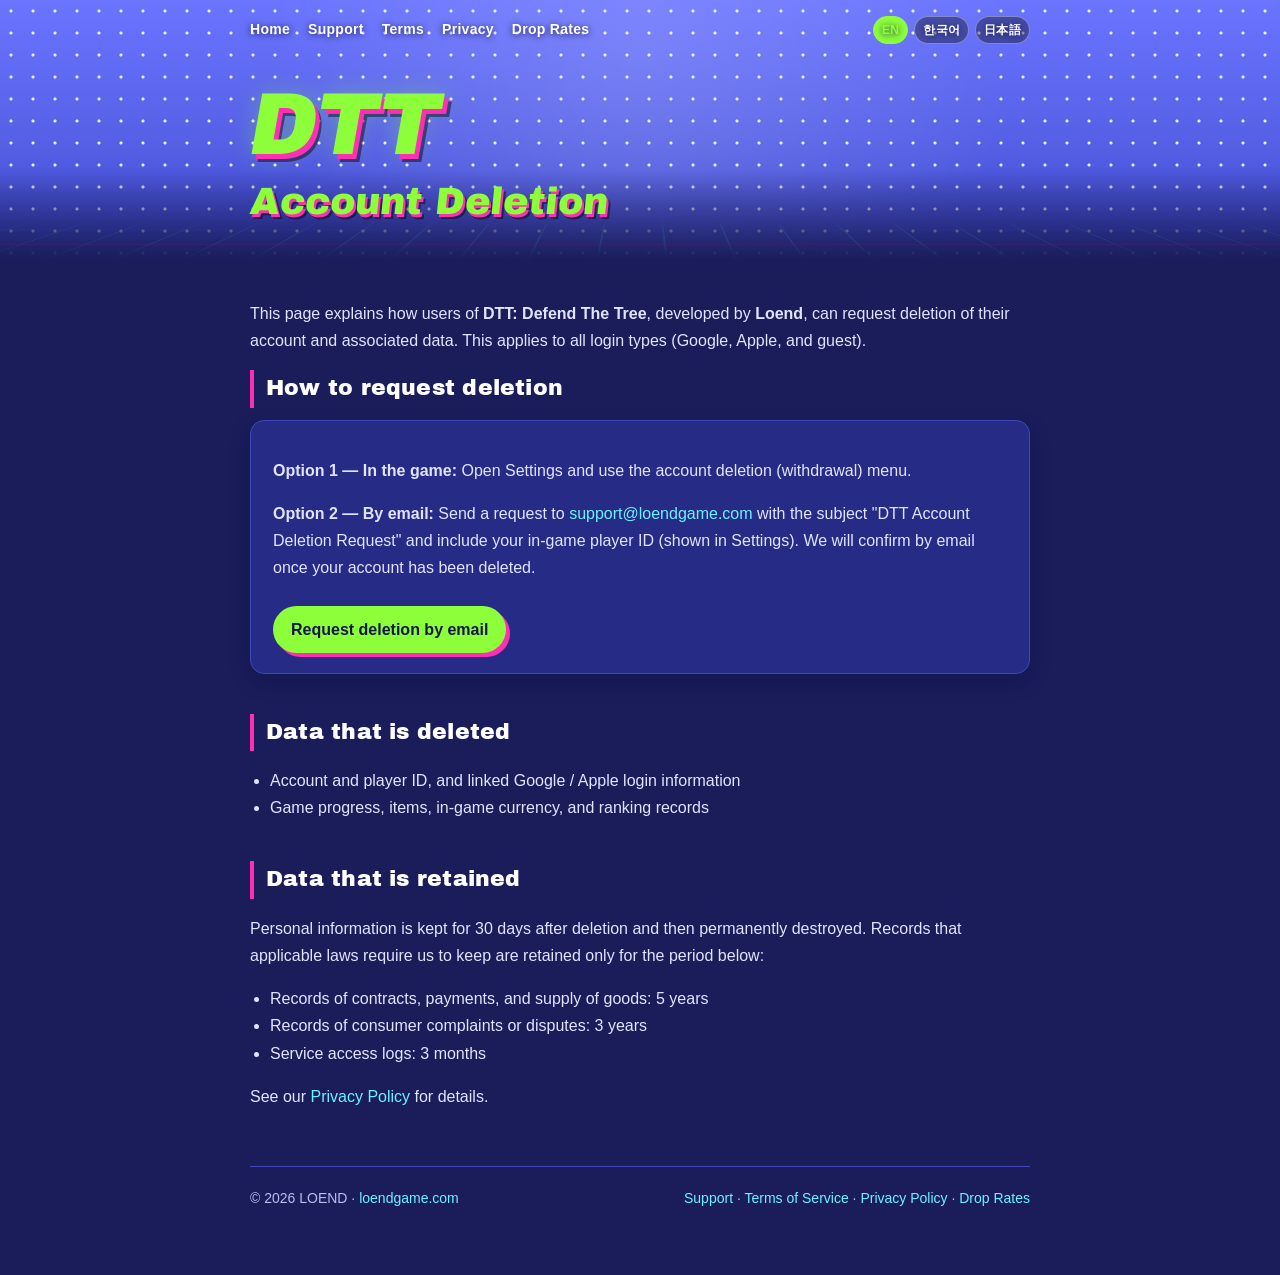
<file: delete-account.html>
<!doctype html><html lang="en"><head><meta charset="utf-8"><meta name="viewport" content="width=device-width,initial-scale=1"><link rel="icon" type="image/png" href="favicon.png?v=3"><link rel="stylesheet" href="style.css?v=2"><script src="i18n.js?v=2"></script><title>Account Deletion — DTT: Defend The Tree</title><meta name="description" content="How to delete your DTT: Defend The Tree account and associated data."><link rel="canonical" href="https://dtt.loendgame.com/delete-account.html"><meta property="og:title" content="Account Deletion — DTT: Defend The Tree"><meta property="og:description" content="How to delete your DTT: Defend The Tree account and associated data."><meta property="og:image" content="https://dtt.loendgame.com/img/og_ea.jpg"><meta property="og:url" content="https://dtt.loendgame.com/delete-account.html"><meta property="og:type" content="website"><meta property="og:site_name" content="DTT: Defend The Tree"><meta name="twitter:card" content="summary_large_image"></head><body>
<nav class="top"><div class="in"><a href="index.html" data-i="nav_home">Home</a><a href="support.html" data-i="nav_support">Support</a><a href="terms.html" data-i="nav_terms">Terms</a><a href="privacy.html" data-i="nav_privacy">Privacy</a><a href="probability.html" data-i="nav_prob">Drop Rates</a><span class="lang"><a href="#" data-set="en" onclick="setLang('en');return false">EN</a><a href="#" data-set="ko" onclick="setLang('ko');return false">한국어</a><a href="#" data-set="ja" onclick="setLang('ja');return false">日本語</a></span></div></nav>
<section class="hero small"><div class="in"><img class="logo" src="img/logo.png" alt="DTT"><h1><span data-lang-block="en">Account Deletion</span><span data-lang-block="ko">계정 삭제</span><span data-lang-block="ja">アカウント削除</span></h1></div></section>
<div class="wrap">
<div data-lang-block="en">
<p>This page explains how users of <b>DTT: Defend The Tree</b>, developed by <b>Loend</b>, can request deletion of their account and associated data. This applies to all login types (Google, Apple, and guest).</p>
<h2>How to request deletion</h2>
<div class="card">
<p><b>Option 1 — In the game:</b> Open Settings and use the account deletion (withdrawal) menu.</p>
<p><b>Option 2 — By email:</b> Send a request to <a href="mailto:support@loendgame.com?subject=DTT%20Account%20Deletion%20Request">support@loendgame.com</a> with the subject "DTT Account Deletion Request" and include your in-game player ID (shown in Settings). We will confirm by email once your account has been deleted.</p>
<a class="btn" href="mailto:support@loendgame.com?subject=DTT%20Account%20Deletion%20Request">Request deletion by email</a>
</div>
<h2>Data that is deleted</h2>
<ul>
<li>Account and player ID, and linked Google / Apple login information</li>
<li>Game progress, items, in-game currency, and ranking records</li>
</ul>
<h2>Data that is retained</h2>
<p>Personal information is kept for 30 days after deletion and then permanently destroyed. Records that applicable laws require us to keep are retained only for the period below:</p>
<ul>
<li>Records of contracts, payments, and supply of goods: 5 years</li>
<li>Records of consumer complaints or disputes: 3 years</li>
<li>Service access logs: 3 months</li>
</ul>
<p>See our <a href="privacy.html">Privacy Policy</a> for details.</p>
</div>
<div data-lang-block="ko">
<p><b>Loend</b>가 개발한 <b>DTT: Defend The Tree</b> 이용자가 계정과 관련 데이터의 삭제를 요청하는 방법입니다. 구글·애플·게스트 로그인 모두 해당됩니다.</p>
<h2>삭제 요청 방법</h2>
<div class="card">
<p><b>방법 1 — 게임 내:</b> 설정에서 회원 탈퇴(계정 삭제) 메뉴를 이용하세요.</p>
<p><b>방법 2 — 이메일:</b> 제목을 "DTT 계정 삭제 요청"으로 하고 게임 내 플레이어 ID(설정에서 확인)를 적어 <a href="mailto:support@loendgame.com?subject=DTT%20%EA%B3%84%EC%A0%95%20%EC%82%AD%EC%A0%9C%20%EC%9A%94%EC%B2%AD">support@loendgame.com</a>으로 보내 주세요. 삭제가 끝나면 메일로 알려드립니다.</p>
<a class="btn" href="mailto:support@loendgame.com?subject=DTT%20%EA%B3%84%EC%A0%95%20%EC%82%AD%EC%A0%9C%20%EC%9A%94%EC%B2%AD">이메일로 삭제 요청</a>
</div>
<h2>삭제되는 데이터</h2>
<ul>
<li>계정·플레이어 ID, 연동된 구글·애플 로그인 정보</li>
<li>게임 진행 데이터, 아이템, 게임 내 재화, 랭킹 기록</li>
</ul>
<h2>보관되는 데이터</h2>
<p>개인정보는 삭제 후 30일간 보관한 뒤 영구 파기합니다. 관련 법령에 따라 보존해야 하는 기록은 아래 기간 동안만 보관합니다.</p>
<ul>
<li>계약·대금 결제·재화 공급에 관한 기록: 5년</li>
<li>소비자 불만 또는 분쟁 처리에 관한 기록: 3년</li>
<li>서비스 이용 로그 기록: 3개월</li>
</ul>
<p>자세한 내용은 <a href="privacy.html">개인정보처리방침</a>을 참고하세요.</p>
</div>
<div data-lang-block="ja">
<p><b>Loend</b>が開発した<b>DTT: Defend The Tree</b>の利用者が、アカウントおよび関連データの削除を依頼する方法です。Google・Apple・ゲストのすべてのログイン方法が対象です。</p>
<h2>削除の依頼方法</h2>
<div class="card">
<p><b>方法1 — ゲーム内:</b> 設定の退会（アカウント削除）メニューをご利用ください。</p>
<p><b>方法2 — メール:</b> 件名を「DTT アカウント削除依頼」とし、ゲーム内のプレイヤーID（設定で確認できます）を添えて <a href="mailto:support@loendgame.com?subject=DTT%20%E3%82%A2%E3%82%AB%E3%82%A6%E3%83%B3%E3%83%88%E5%89%8A%E9%99%A4%E4%BE%9D%E9%A0%BC">support@loendgame.com</a> までお送りください。削除が完了しましたらメールでお知らせします。</p>
<a class="btn" href="mailto:support@loendgame.com?subject=DTT%20%E3%82%A2%E3%82%AB%E3%82%A6%E3%83%B3%E3%83%88%E5%89%8A%E9%99%A4%E4%BE%9D%E9%A0%BC">メールで削除を依頼</a>
</div>
<h2>削除されるデータ</h2>
<ul>
<li>アカウント・プレイヤーID、連携したGoogle・Appleのログイン情報</li>
<li>ゲームの進行データ、アイテム、ゲーム内通貨、ランキング記録</li>
</ul>
<h2>保管されるデータ</h2>
<p>個人情報は削除後30日間保管した後、永久に破棄します。関連法令により保存が必要な記録は、以下の期間のみ保管します。</p>
<ul>
<li>契約・代金決済・財貨の供給に関する記録：5年</li>
<li>消費者の苦情または紛争処理に関する記録：3年</li>
<li>サービス利用ログ記録：3か月</li>
</ul>
<p>詳細は<a href="privacy.html">プライバシーポリシー</a>をご覧ください。</p>
</div>
<footer><span>© 2026 LOEND · <a href="https://loendgame.com">loendgame.com</a></span><span><a href="support.html" data-i="foot_support">Support</a> · <a href="terms.html" data-i="foot_terms">Terms of Service</a> · <a href="privacy.html" data-i="foot_privacy">Privacy Policy</a> · <a href="probability.html" data-i="foot_prob">Drop Rates</a></span></footer></div></body></html>
</file>
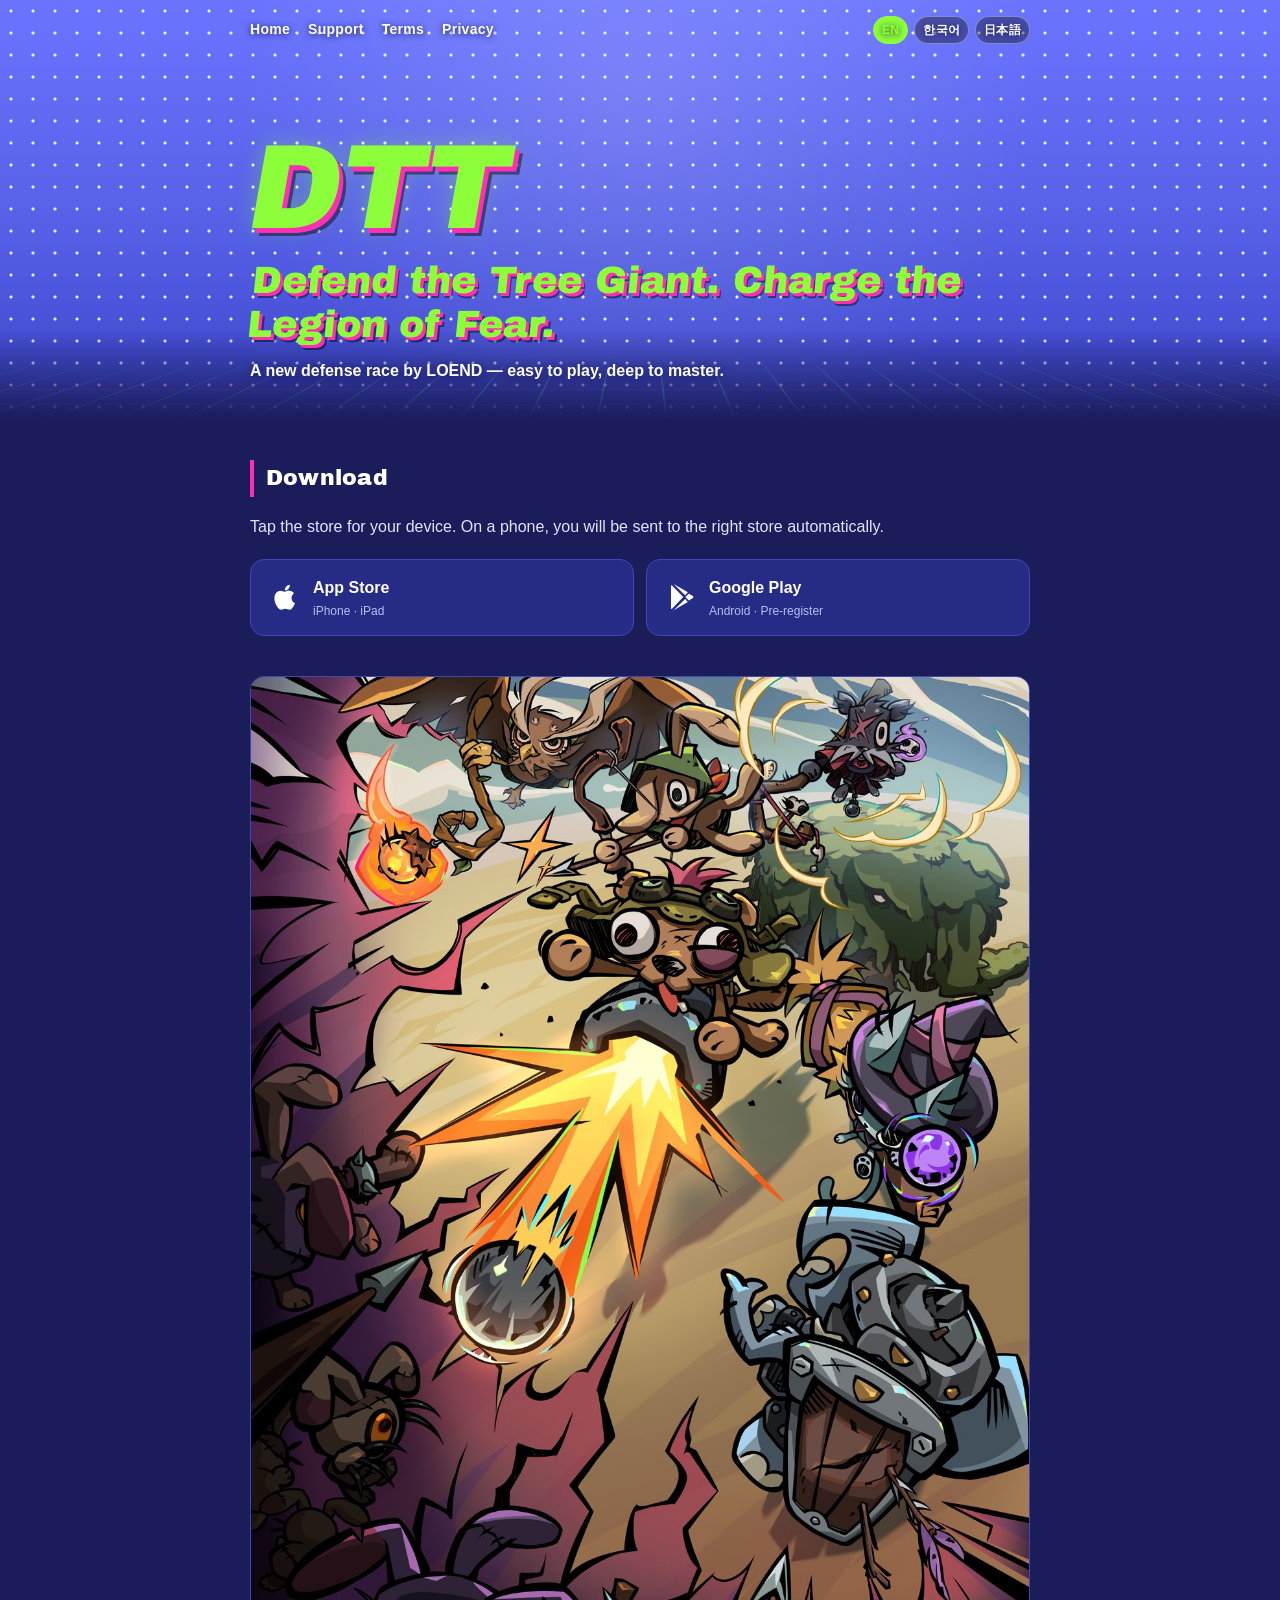
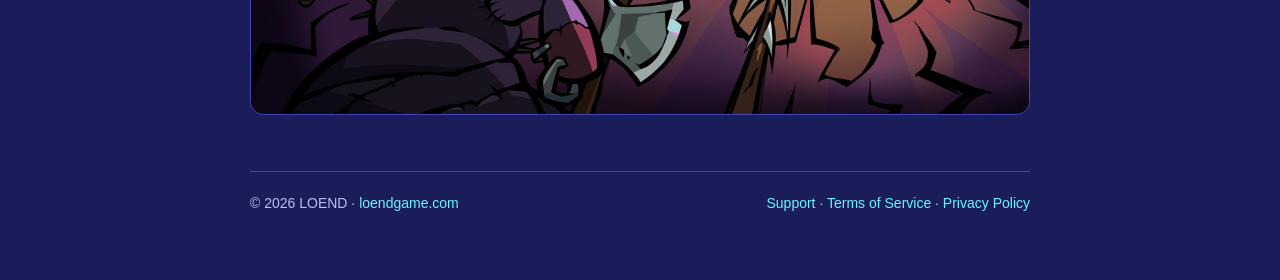
<file: download.html>
<!doctype html><html lang="en"><head><meta charset="utf-8"><meta name="viewport" content="width=device-width,initial-scale=1"><link rel="icon" type="image/png" href="favicon.png?v=2"><link rel="stylesheet" href="style.css"><script src="i18n.js"></script><title>Download — DTT: Defend The Tree</title><meta property="og:title" content="Download DTT: Defend The Tree"><meta property="og:description" content="Get DTT on the App Store, or pre-register on Google Play."><meta property="og:image" content="https://dtt.loendgame.com/img/keyart.jpg">
<style>
.stores{display:flex;flex-wrap:wrap;gap:12px;margin-top:18px}
.key{margin-top:40px;border-radius:14px;overflow:hidden;border:1px solid var(--line)}.key img{display:block;width:100%}
.store{display:flex;align-items:center;gap:12px;background:var(--card);border:1px solid var(--line);border-radius:14px;padding:14px 20px;color:var(--fg);font-weight:700;min-width:240px;flex:1}
.store:hover{text-decoration:none;border-color:var(--yellow);background:#1d1927}
.store svg{width:30px;height:30px;flex:none}
.store small{display:block;font-weight:400;font-size:12px;color:var(--muted)}
.store.hi{border-color:var(--yellow);box-shadow:0 0 0 2px rgba(255,210,63,.25)}
.store.dim{opacity:.55}
#note{margin-top:14px}
</style><meta name="description" content="Download DTT: Defend The Tree on the App Store, or pre-register on Google Play."><link rel="canonical" href="https://dtt.loendgame.com/download.html"><meta name="robots" content="noindex,follow"><meta property="og:url" content="https://dtt.loendgame.com/download.html"><meta property="og:type" content="website"><meta property="og:site_name" content="DTT: Defend The Tree"><meta name="twitter:card" content="summary_large_image"></head><body>
<nav class="top"><div class="in"><a href="index.html" data-i="nav_home">Home</a><a href="support.html" data-i="nav_support">Support</a><a href="terms.html" data-i="nav_terms">Terms</a><a href="privacy.html" data-i="nav_privacy">Privacy</a><span class="lang"><a href="#" data-set="en" onclick="setLang('en');return false">EN</a><a href="#" data-set="ko" onclick="setLang('ko');return false">한국어</a><a href="#" data-set="ja" onclick="setLang('ja');return false">日本語</a></span></div></nav>
<section class="hero"><div class="in"><img class="logo" src="img/logo.png" alt="DTT: Defend The Tree"><h1 data-i="hero_h">Defend the Tree Giant. Charge the Legion of Fear.</h1><p data-i="hero_p">A new defense race by LOEND — easy to play, deep to master.</p></div></section>
<div class="wrap">
<h2 data-i="dl_h">Download</h2>
<p data-lang-block="en">Tap the store for your device. On a phone, you will be sent to the right store automatically.</p>
<p data-lang-block="ko">기기에 맞는 스토어를 눌러주세요. 휴대폰에서는 자동으로 해당 스토어로 이동합니다.</p>
<p data-lang-block="ja">お使いの端末のストアをタップしてください。スマートフォンでは自動的にストアへ移動します。</p>
<div class="stores">
<a class="store" id="ios" href="https://apps.apple.com/app/id6800538266"><svg viewBox="0 0 24 24" fill="currentColor"><path d="M16.4 12.7c0-2.5 2-3.7 2.1-3.8-1.2-1.7-3-1.9-3.6-2-1.5-.2-3 .9-3.8.9-.8 0-2-.9-3.3-.9-1.7 0-3.3 1-4.2 2.5-1.8 3.1-.5 7.7 1.3 10.2.9 1.2 1.9 2.6 3.2 2.6 1.3-.1 1.8-.8 3.3-.8s2 .8 3.3.8c1.4 0 2.2-1.3 3.1-2.5 1-1.4 1.4-2.8 1.4-2.9-.1 0-2.8-1-2.8-4.1zM14 5.3c.7-.8 1.2-2 1-3.1-1 0-2.2.7-2.9 1.5-.6.7-1.2 1.9-1 3 1.1.1 2.2-.6 2.9-1.4z"/></svg><span>App Store<small>iPhone · iPad</small></span></a>
<a class="store" id="android" href="https://play.google.com/store/apps/details?id=com.loendgame.dtt"><svg viewBox="0 0 24 24" fill="currentColor"><path d="M3.6 2.3c-.3.3-.4.7-.4 1.2v17c0 .5.1.9.4 1.2l9.4-9.7-9.4-9.7zm10.9 8.2L5.3 1.5l11.4 6.6-2.2 2.4zm0 3l2.2 2.4L5.3 22.5l9.2-9zm5.9-2.5-3-1.7-2.7 2.7 2.7 2.7 3-1.7c.9-.5.9-1.5 0-2z"/></svg><span>Google Play<small>Android · <span data-lang-block="en">Pre-register</span><span data-lang-block="ko">사전등록</span><span data-lang-block="ja">事前登録</span></small></span></a>
</div>
<p class="small" id="note"></p>
<div class="key"><img src="img/keyart.jpg" alt="DTT key art"></div>
<footer><span>© 2026 LOEND · <a href="https://loendgame.com">loendgame.com</a></span><span><a href="support.html" data-i="foot_support">Support</a> · <a href="terms.html" data-i="foot_terms">Terms of Service</a> · <a href="privacy.html" data-i="foot_privacy">Privacy Policy</a></span></footer></div>
<script>
(function(){
var ua=navigator.userAgent||'';
var ios=/iPhone|iPad|iPod/.test(ua)||(navigator.platform==='MacIntel'&&navigator.maxTouchPoints>1);
var android=/Android/.test(ua);
var q=new URLSearchParams(location.search);
var os=q.get('os')||(ios?'ios':android?'android':'');
var lang=(document.documentElement.lang||'en');
var T={en:{ios:'Sending you to the App Store…',android:'Sending you to Google Play…'},
       ko:{ios:'App Store로 이동합니다…',android:'Google Play로 이동합니다…'},
       ja:{ios:'App Storeへ移動します…',android:'Google Playへ移動します…'}};
if(!os)return;
var a=document.getElementById(os),b=document.getElementById(os==='ios'?'android':'ios');
a.classList.add('hi');b.classList.add('dim');
if(q.get('stay')==='1')return;
document.addEventListener('DOMContentLoaded',function(){
  var l=document.documentElement.lang||lang;
  document.getElementById('note').textContent=(T[l]||T.en)[os];
});
setTimeout(function(){location.replace(a.href);},600);
})();
</script>
</body></html>
</file>
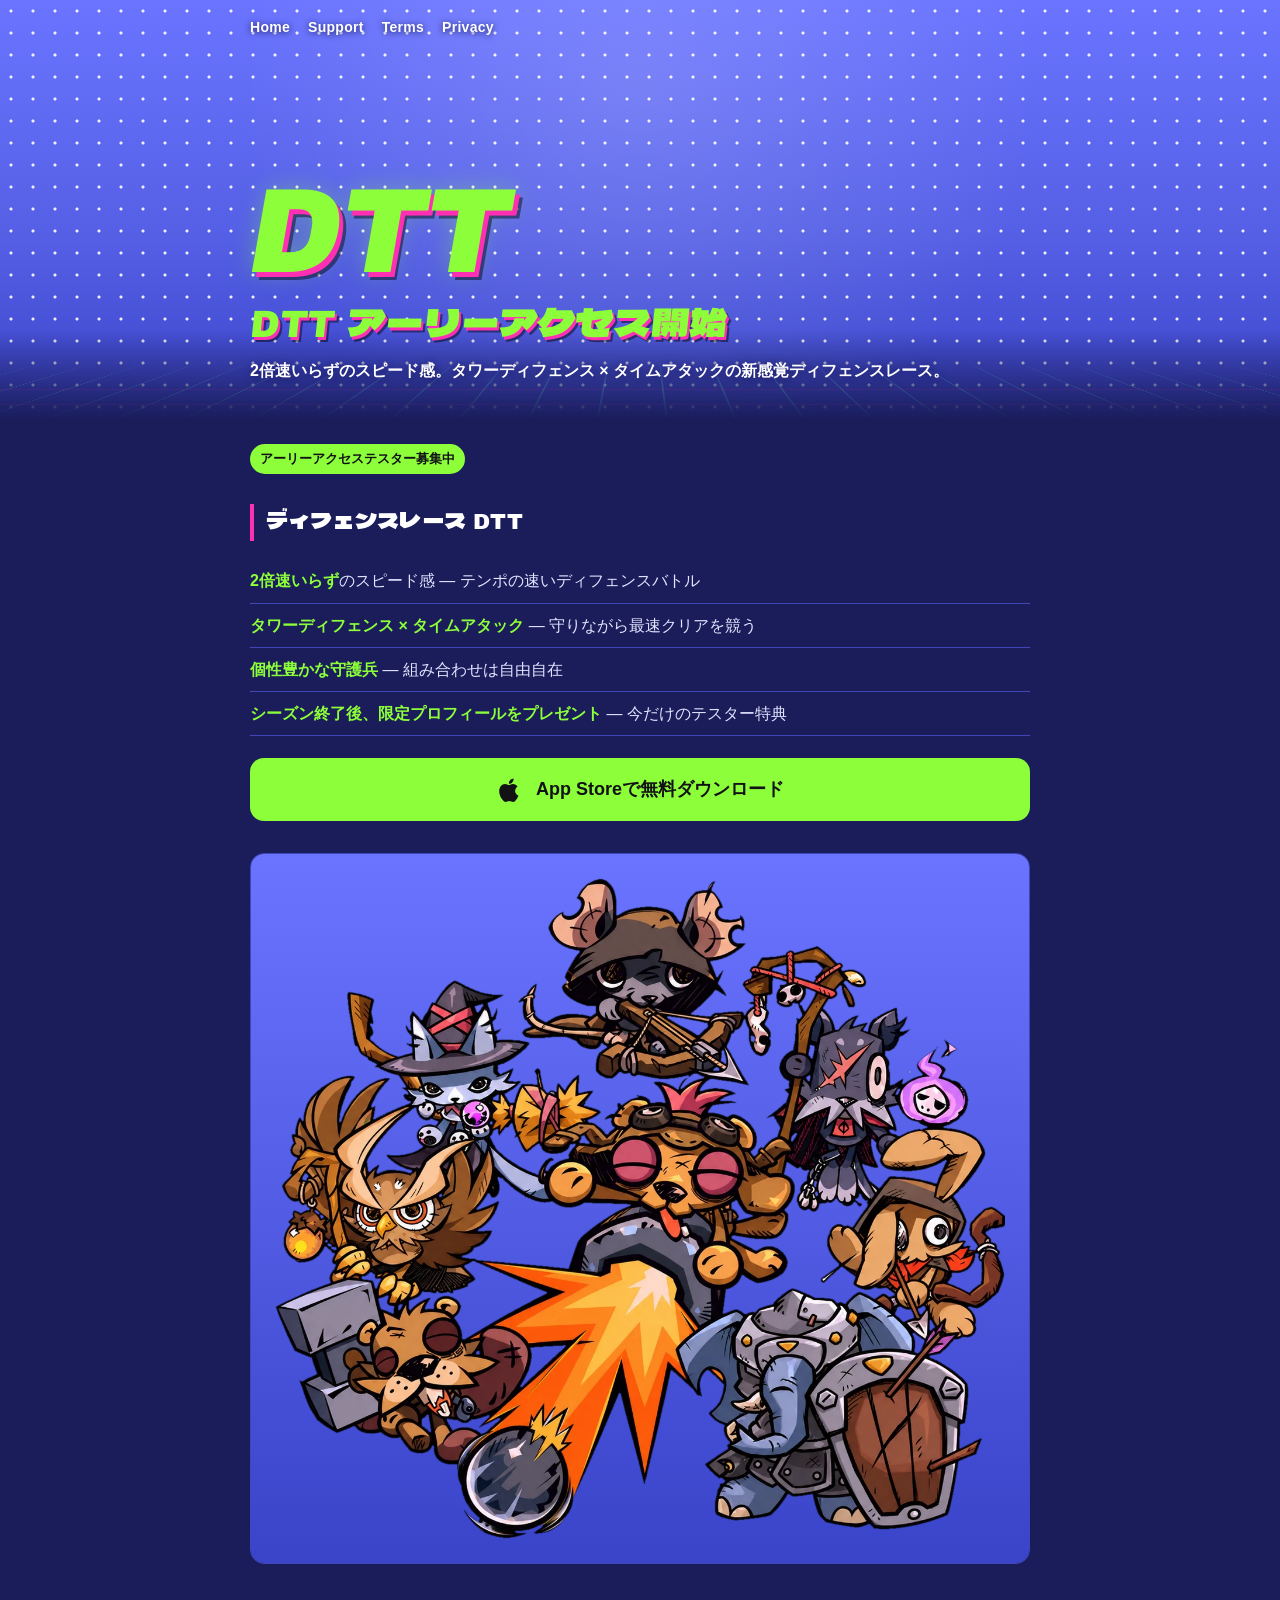
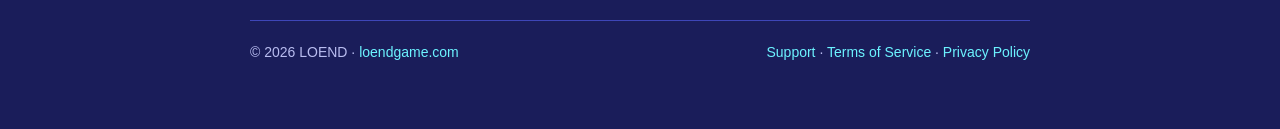
<file: jp.html>
<!doctype html><html lang="ja"><head><meta charset="utf-8"><meta name="viewport" content="width=device-width,initial-scale=1"><link rel="icon" type="image/png" href="favicon.png?v=3"><link rel="stylesheet" href="style.css"><title>DTT アーリーアクセス開始 — ディフェンスレース DTT</title><meta property="og:title" content="DTT アーリーアクセス開始"><meta property="og:description" content="2倍速いらずのスピード感。タワーディフェンス × タイムアタックの新感覚ディフェンスレース。"><meta property="og:image" content="https://dtt.loendgame.com/img/keyart.jpg"><meta name="robots" content="noindex">
<style>
.tag{display:inline-block;background:var(--yellow);color:#121216;font-weight:800;font-size:13px;padding:4px 10px;border-radius:999px;margin-bottom:14px}
.pts{margin:18px 0 0;padding:0;list-style:none}.pts li{padding:8px 0;border-bottom:1px solid var(--line);font-size:16px}.pts li b{color:var(--yellow)}
.cta{display:flex;align-items:center;justify-content:center;gap:12px;margin-top:22px;background:var(--yellow);color:#121216;border-radius:14px;padding:16px 20px;font-weight:800;font-size:18px}
.cta:hover{text-decoration:none;filter:brightness(1.05)}
.cta svg{width:28px;height:28px;flex:none}
.key{margin-top:32px;border-radius:14px;overflow:hidden;border:1px solid var(--line)}.key img{display:block;width:100%}
#note{margin-top:12px;text-align:center}
</style></head><body>
<nav class="top"><div class="in"><a href="index.html">Home</a><a href="support.html">Support</a><a href="terms.html">Terms</a><a href="privacy.html">Privacy</a></div></nav>
<section class="hero"><div class="in"><img class="logo" src="img/logo.png" alt="DTT: Defend The Tree"><h1>DTT アーリーアクセス開始</h1><p>2倍速いらずのスピード感。タワーディフェンス × タイムアタックの新感覚ディフェンスレース。</p></div></section>
<div class="wrap">
<span class="tag">アーリーアクセステスター募集中</span>
<h2>ディフェンスレース DTT</h2>
<ul class="pts">
<li><b>2倍速いらず</b>のスピード感 — テンポの速いディフェンスバトル</li>
<li><b>タワーディフェンス × タイムアタック</b> — 守りながら最速クリアを競う</li>
<li><b>個性豊かな守護兵</b> — 組み合わせは自由自在</li>
<li><b>シーズン終了後、限定プロフィールをプレゼント</b> — 今だけのテスター特典</li>
</ul>
<a class="cta" id="ios" href="https://apps.apple.com/jp/app/id6800538266"><svg viewBox="0 0 24 24" fill="currentColor"><path d="M16.4 12.7c0-2.5 2-3.7 2.1-3.8-1.2-1.7-3-1.9-3.6-2-1.5-.2-3 .9-3.8.9-.8 0-2-.9-3.3-.9-1.7 0-3.3 1-4.2 2.5-1.8 3.1-.5 7.7 1.3 10.2.9 1.2 1.9 2.6 3.2 2.6 1.3-.1 1.8-.8 3.3-.8s2 .8 3.3.8c1.4 0 2.2-1.3 3.1-2.5 1-1.4 1.4-2.8 1.4-2.9-.1 0-2.8-1-2.8-4.1zM14 5.3c.7-.8 1.2-2 1-3.1-1 0-2.2.7-2.9 1.5-.6.7-1.2 1.9-1 3 1.1.1 2.2-.6 2.9-1.4z"/></svg>App Storeで無料ダウンロード</a>
<p class="small" id="note"></p>
<div class="key"><img src="img/characters.webp" alt="DTT guardians" style="background:linear-gradient(180deg,#6a74ff,#3a44c9);padding:24px"></div>
<footer><span>© 2026 LOEND · <a href="https://loendgame.com">loendgame.com</a></span><span><a href="support.html">Support</a> · <a href="terms.html">Terms of Service</a> · <a href="privacy.html">Privacy Policy</a></span></footer></div>
</body></html>
</file>
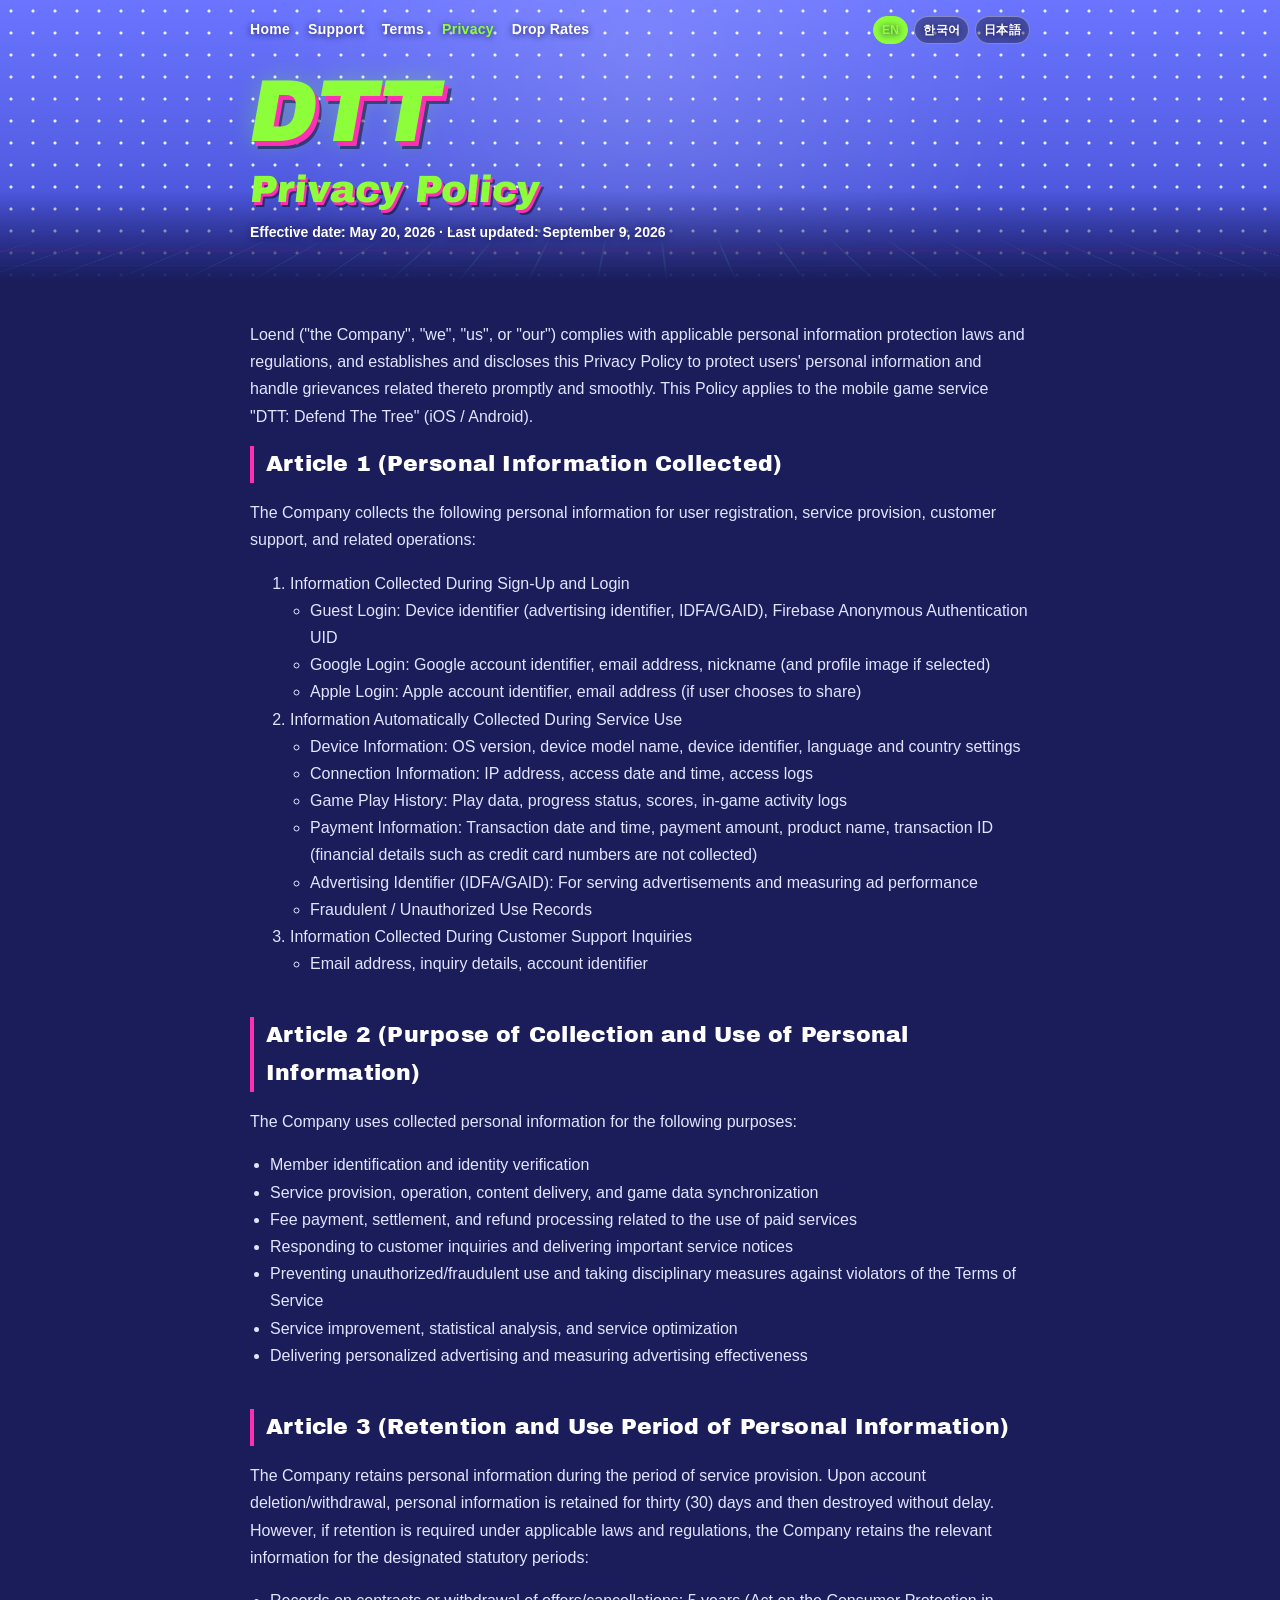
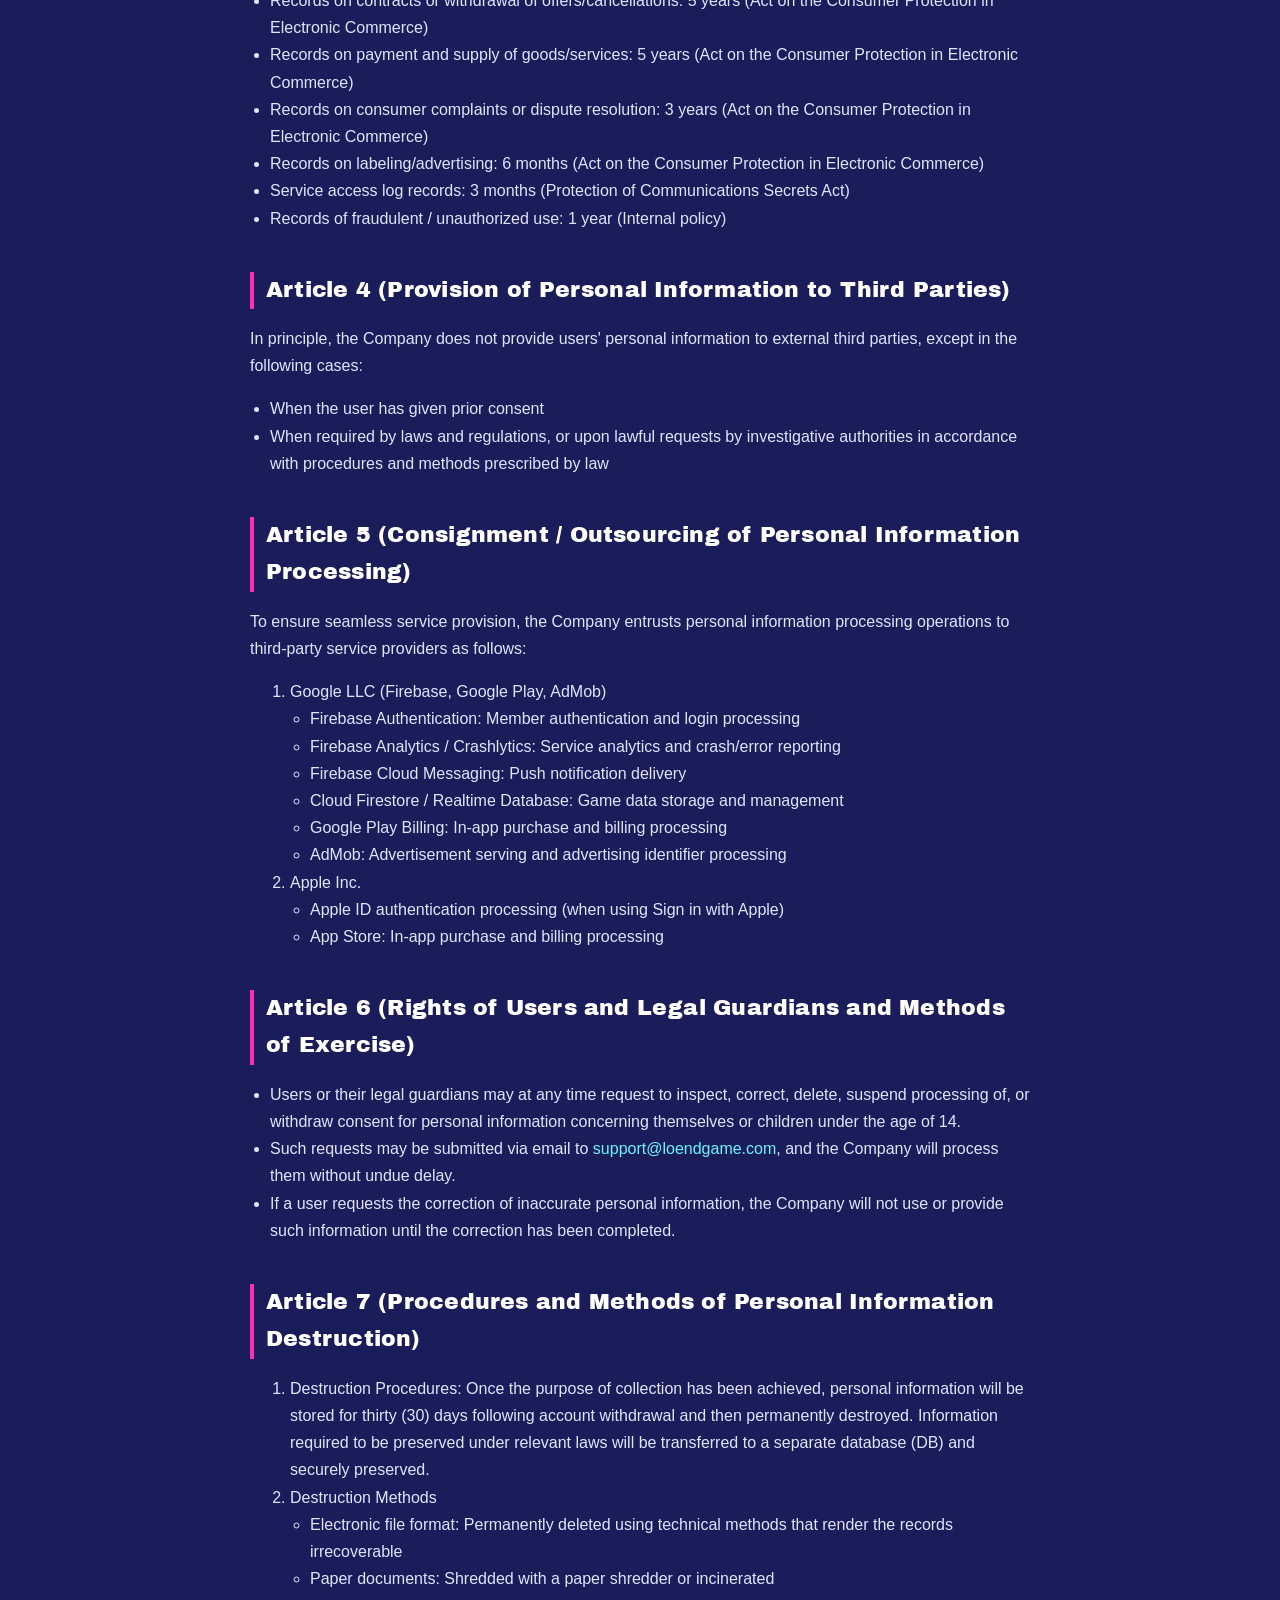
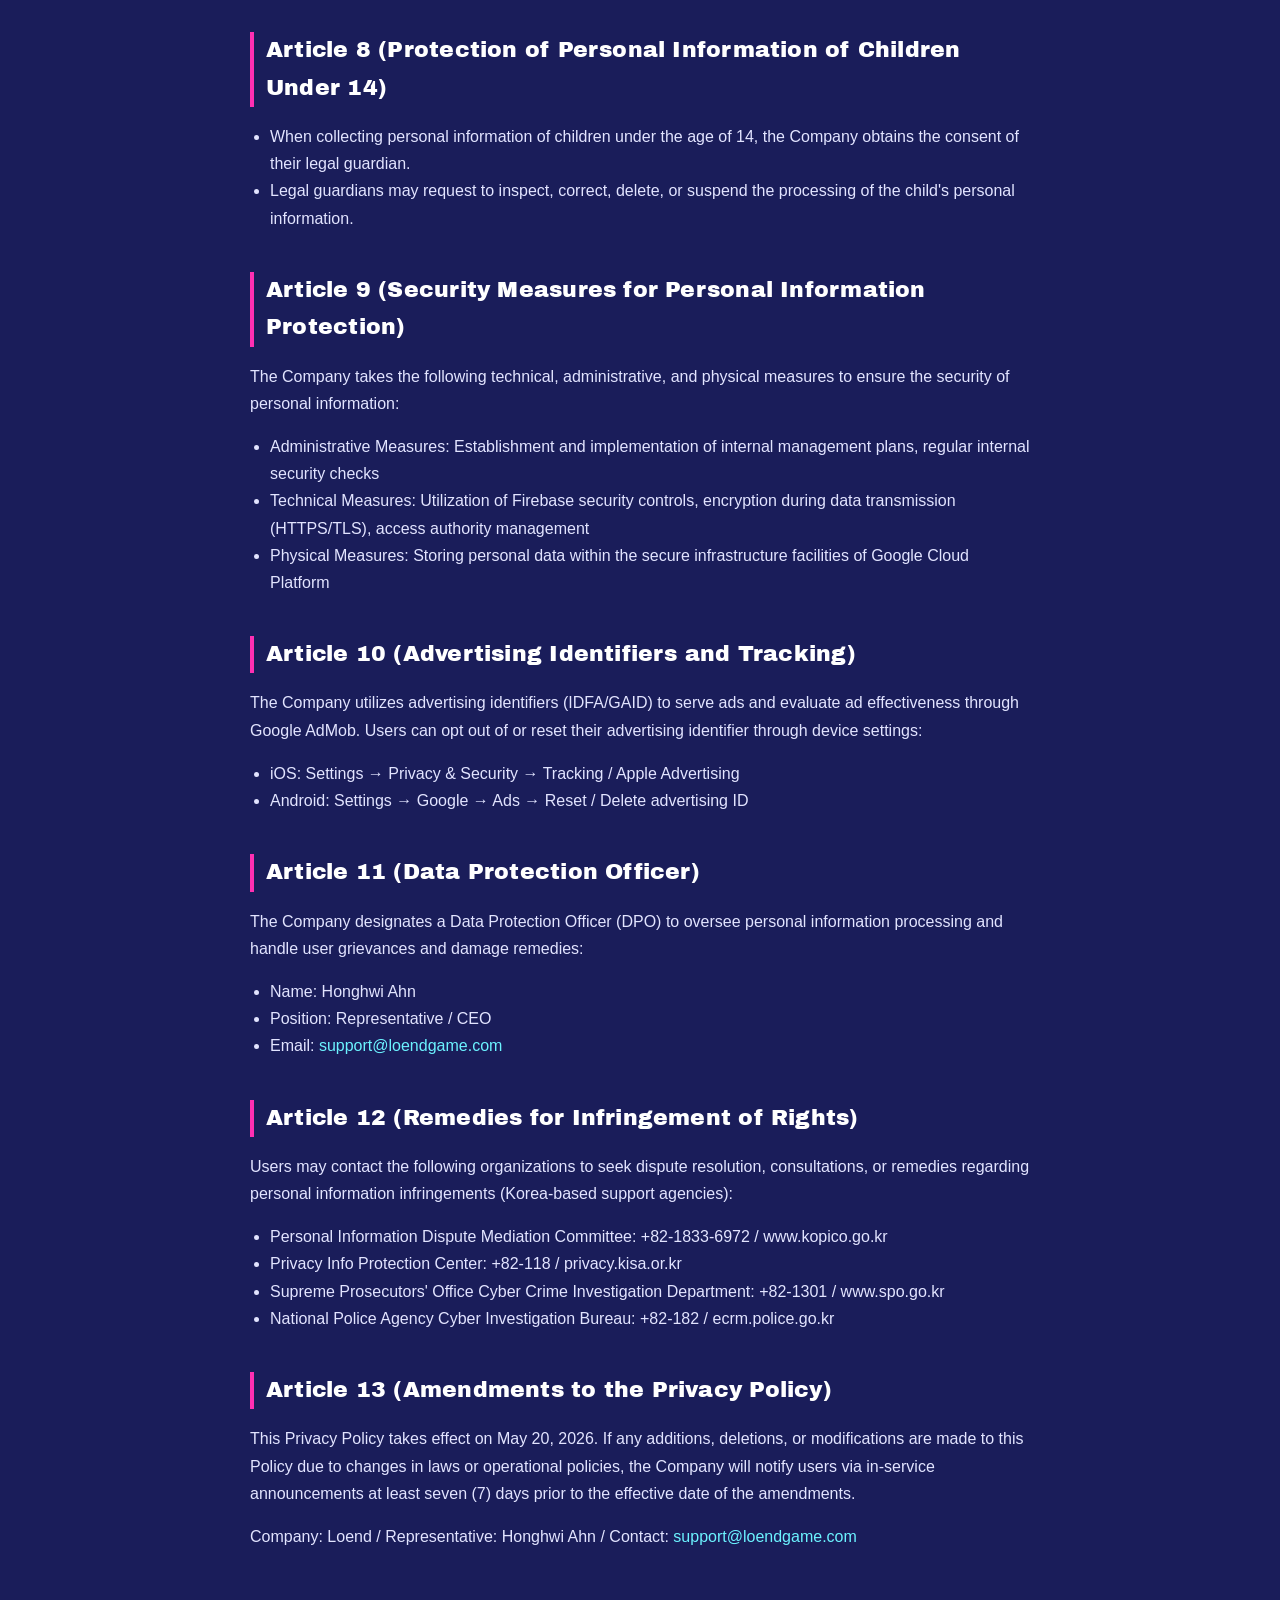
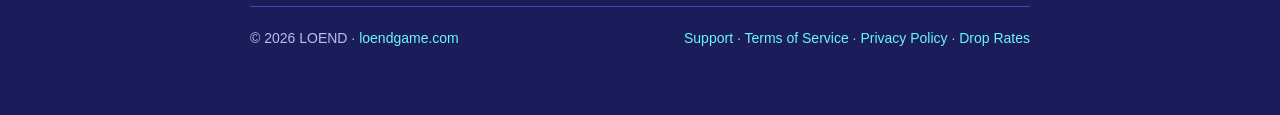
<file: privacy.html>
<!doctype html><html lang="en"><head><meta charset="utf-8"><meta name="viewport" content="width=device-width,initial-scale=1"><link rel="icon" type="image/png" href="favicon.png?v=2"><link rel="stylesheet" href="style.css?v=2"><script src="i18n.js?v=2"></script><title>Privacy Policy — DTT: Defend The Tree</title><meta name="description" content="Privacy Policy for DTT: Defend The Tree — what data LOEND collects, how it is used, and how to request deletion."><link rel="canonical" href="https://dtt.loendgame.com/privacy.html"><meta property="og:title" content="Privacy Policy — DTT: Defend The Tree"><meta property="og:description" content="Privacy Policy for DTT: Defend The Tree — what data LOEND collects, how it is used, and how to request deletion."><meta property="og:image" content="https://dtt.loendgame.com/img/og_ea.jpg"><meta property="og:url" content="https://dtt.loendgame.com/privacy.html"><meta property="og:type" content="website"><meta property="og:site_name" content="DTT: Defend The Tree"><meta name="twitter:card" content="summary_large_image"></head><body>
<nav class="top"><div class="in"><a href="index.html" data-i="nav_home">Home</a><a href="support.html" data-i="nav_support">Support</a><a href="terms.html" data-i="nav_terms">Terms</a><a href="privacy.html" class="on" data-i="nav_privacy">Privacy</a><a href="probability.html" data-i="nav_prob">Drop Rates</a><span class="lang"><a href="#" data-set="en" onclick="setLang('en');return false">EN</a><a href="#" data-set="ko" onclick="setLang('ko');return false">한국어</a><a href="#" data-set="ja" onclick="setLang('ja');return false">日本語</a></span></div></nav>
<section class="hero small"><div class="in"><img class="logo" src="img/logo.png" alt="DTT"><h1 data-i="priv_h">Privacy Policy</h1><p data-i="updated">Effective date: May 20, 2026 · Last updated: September 9, 2026</p></div></section>
<div class="wrap">
<div data-lang-block="en">
<p>Loend ("the Company", "we", "us", or "our") complies with applicable personal information protection laws and regulations, and establishes and discloses this Privacy Policy to protect users' personal information and handle grievances related thereto promptly and smoothly. This Policy applies to the mobile game service "DTT: Defend The Tree" (iOS / Android).</p>
<h2>Article 1 (Personal Information Collected)</h2>
<p>The Company collects the following personal information for user registration, service provision, customer support, and related operations:</p>
<ol>
<li>Information Collected During Sign-Up and Login
<ul>
<li>Guest Login: Device identifier (advertising identifier, IDFA/GAID), Firebase Anonymous Authentication UID</li>
<li>Google Login: Google account identifier, email address, nickname (and profile image if selected)</li>
<li>Apple Login: Apple account identifier, email address (if user chooses to share)</li>
</ul>
</li>
<li>Information Automatically Collected During Service Use
<ul>
<li>Device Information: OS version, device model name, device identifier, language and country settings</li>
<li>Connection Information: IP address, access date and time, access logs</li>
<li>Game Play History: Play data, progress status, scores, in-game activity logs</li>
<li>Payment Information: Transaction date and time, payment amount, product name, transaction ID (financial details such as credit card numbers are not collected)</li>
<li>Advertising Identifier (IDFA/GAID): For serving advertisements and measuring ad performance</li>
<li>Fraudulent / Unauthorized Use Records</li>
</ul>
</li>
<li>Information Collected During Customer Support Inquiries
<ul>
<li>Email address, inquiry details, account identifier</li>
</ul>
</li>
</ol>
<h2>Article 2 (Purpose of Collection and Use of Personal Information)</h2>
<p>The Company uses collected personal information for the following purposes:</p>
<ul>
<li>Member identification and identity verification</li>
<li>Service provision, operation, content delivery, and game data synchronization</li>
<li>Fee payment, settlement, and refund processing related to the use of paid services</li>
<li>Responding to customer inquiries and delivering important service notices</li>
<li>Preventing unauthorized/fraudulent use and taking disciplinary measures against violators of the Terms of Service</li>
<li>Service improvement, statistical analysis, and service optimization</li>
<li>Delivering personalized advertising and measuring advertising effectiveness</li>
</ul>
<h2>Article 3 (Retention and Use Period of Personal Information)</h2>
<p>The Company retains personal information during the period of service provision. Upon account deletion/withdrawal, personal information is retained for thirty (30) days and then destroyed without delay. However, if retention is required under applicable laws and regulations, the Company retains the relevant information for the designated statutory periods:</p>
<ul>
<li>Records on contracts or withdrawal of offers/cancellations: 5 years (Act on the Consumer Protection in Electronic Commerce)</li>
<li>Records on payment and supply of goods/services: 5 years (Act on the Consumer Protection in Electronic Commerce)</li>
<li>Records on consumer complaints or dispute resolution: 3 years (Act on the Consumer Protection in Electronic Commerce)</li>
<li>Records on labeling/advertising: 6 months (Act on the Consumer Protection in Electronic Commerce)</li>
<li>Service access log records: 3 months (Protection of Communications Secrets Act)</li>
<li>Records of fraudulent / unauthorized use: 1 year (Internal policy)</li>
</ul>
<h2>Article 4 (Provision of Personal Information to Third Parties)</h2>
<p>In principle, the Company does not provide users' personal information to external third parties, except in the following cases:</p>
<ul>
<li>When the user has given prior consent</li>
<li>When required by laws and regulations, or upon lawful requests by investigative authorities in accordance with procedures and methods prescribed by law</li>
</ul>
<h2>Article 5 (Consignment / Outsourcing of Personal Information Processing)</h2>
<p>To ensure seamless service provision, the Company entrusts personal information processing operations to third-party service providers as follows:</p>
<ol>
<li>Google LLC (Firebase, Google Play, AdMob)
<ul>
<li>Firebase Authentication: Member authentication and login processing</li>
<li>Firebase Analytics / Crashlytics: Service analytics and crash/error reporting</li>
<li>Firebase Cloud Messaging: Push notification delivery</li>
<li>Cloud Firestore / Realtime Database: Game data storage and management</li>
<li>Google Play Billing: In-app purchase and billing processing</li>
<li>AdMob: Advertisement serving and advertising identifier processing</li>
</ul>
</li>
<li>Apple Inc.
<ul>
<li>Apple ID authentication processing (when using Sign in with Apple)</li>
<li>App Store: In-app purchase and billing processing</li>
</ul>
</li>
</ol>
<h2>Article 6 (Rights of Users and Legal Guardians and Methods of Exercise)</h2>
<ul>
<li>Users or their legal guardians may at any time request to inspect, correct, delete, suspend processing of, or withdraw consent for personal information concerning themselves or children under the age of 14.</li>
<li>Such requests may be submitted via email to <a href="mailto:support@loendgame.com">support@loendgame.com</a>, and the Company will process them without undue delay.</li>
<li>If a user requests the correction of inaccurate personal information, the Company will not use or provide such information until the correction has been completed.</li>
</ul>
<h2>Article 7 (Procedures and Methods of Personal Information Destruction)</h2>
<ol>
<li>Destruction Procedures: Once the purpose of collection has been achieved, personal information will be stored for thirty (30) days following account withdrawal and then permanently destroyed. Information required to be preserved under relevant laws will be transferred to a separate database (DB) and securely preserved.
</li>
<li>Destruction Methods
<ul>
<li>Electronic file format: Permanently deleted using technical methods that render the records irrecoverable</li>
<li>Paper documents: Shredded with a paper shredder or incinerated</li>
</ul>
</li>
</ol>
<h2>Article 8 (Protection of Personal Information of Children Under 14)</h2>
<ul>
<li>When collecting personal information of children under the age of 14, the Company obtains the consent of their legal guardian.</li>
<li>Legal guardians may request to inspect, correct, delete, or suspend the processing of the child's personal information.</li>
</ul>
<h2>Article 9 (Security Measures for Personal Information Protection)</h2>
<p>The Company takes the following technical, administrative, and physical measures to ensure the security of personal information:</p>
<ul>
<li>Administrative Measures: Establishment and implementation of internal management plans, regular internal security checks</li>
<li>Technical Measures: Utilization of Firebase security controls, encryption during data transmission (HTTPS/TLS), access authority management</li>
<li>Physical Measures: Storing personal data within the secure infrastructure facilities of Google Cloud Platform</li>
</ul>
<h2>Article 10 (Advertising Identifiers and Tracking)</h2>
<p>The Company utilizes advertising identifiers (IDFA/GAID) to serve ads and evaluate ad effectiveness through Google AdMob. Users can opt out of or reset their advertising identifier through device settings:</p>
<ul>
<li>iOS: Settings → Privacy &amp; Security → Tracking / Apple Advertising</li>
<li>Android: Settings → Google → Ads → Reset / Delete advertising ID</li>
</ul>
<h2>Article 11 (Data Protection Officer)</h2>
<p>The Company designates a Data Protection Officer (DPO) to oversee personal information processing and handle user grievances and damage remedies:</p>
<ul>
<li>Name: Honghwi Ahn</li>
<li>Position: Representative / CEO</li>
<li>Email: <a href="mailto:support@loendgame.com">support@loendgame.com</a></li>
</ul>
<h2>Article 12 (Remedies for Infringement of Rights)</h2>
<p>Users may contact the following organizations to seek dispute resolution, consultations, or remedies regarding personal information infringements (Korea-based support agencies):</p>
<ul>
<li>Personal Information Dispute Mediation Committee: +82-1833-6972 / www.kopico.go.kr</li>
<li>Privacy Info Protection Center: +82-118 / privacy.kisa.or.kr</li>
<li>Supreme Prosecutors' Office Cyber Crime Investigation Department: +82-1301 / www.spo.go.kr</li>
<li>National Police Agency Cyber Investigation Bureau: +82-182 / ecrm.police.go.kr</li>
</ul>
<h2>Article 13 (Amendments to the Privacy Policy)</h2>
<p>This Privacy Policy takes effect on May 20, 2026. If any additions, deletions, or modifications are made to this Policy due to changes in laws or operational policies, the Company will notify users via in-service announcements at least seven (7) days prior to the effective date of the amendments.</p>
<p>Company: Loend / Representative: Honghwi Ahn / Contact: <a href="mailto:support@loendgame.com">support@loendgame.com</a></p>
</div>
<div data-lang-block="ko">
<p>Loend(이하 "회사")은 「개인정보 보호법」 등 관련 법령을 준수하며, 이용자의 개인정보를 보호하고 이와 관련한 고충을 신속하게 처리하기 위해 본 개인정보 처리방침을 수립·공개합니다. 본 방침은 모바일 게임 "DTT: Defend The Tree"(iOS·Android) 서비스에 적용됩니다.</p>
<h2>제1조 (수집하는 개인정보 항목)</h2>
<p>회사는 회원가입, 서비스 제공, 고객 상담 등을 위해 아래와 같은 개인정보를 수집합니다.</p>
<ol>
<li>회원가입 및 로그인 시 수집 항목
<ul>
<li>게스트 로그인: 기기 식별자(광고 식별자 IDFA/GAID), Firebase 익명 인증 UID</li>
<li>구글 로그인: 구글 계정 식별자, 이메일 주소, 닉네임(선택 시 프로필 이미지)</li>
<li>애플 로그인: 애플 계정 식별자, 이메일 주소(이용자가 공유 선택한 경우)</li>
</ul>
</li>
<li>서비스 이용 과정에서 자동 수집되는 항목
<ul>
<li>기기 정보: OS 버전, 기기 모델명, 디바이스 식별자, 언어 및 국가 설정</li>
<li>접속 정보: IP 주소, 접속 일시, 접속 로그</li>
<li>게임 이용 기록: 플레이 데이터, 진행 상황, 점수, 게임 내 행동 로그</li>
<li>결제 정보: 결제 일시, 결제 금액, 상품명, 거래 식별자(카드번호 등 금융정보는 수집하지 않음)</li>
<li>광고 식별자(IDFA/GAID): 광고 게재 및 효과 측정 목적</li>
<li>부정 이용 기록</li>
</ul>
</li>
<li>고객 문의 시 수집 항목
<ul>
<li>이메일 주소, 문의 내용, 계정 식별자</li>
</ul>
</li>
</ol>
<h2>제2조 (개인정보의 수집 및 이용 목적)</h2>
<p>회사는 수집한 개인정보를 다음의 목적을 위해 활용합니다.</p>
<ul>
<li>회원 식별 및 본인 확인</li>
<li>서비스 제공 및 운영, 콘텐츠 제공, 게임 데이터 동기화</li>
<li>유료 서비스 이용에 따른 요금 결제, 정산, 환불 처리</li>
<li>고객 문의 응대, 공지사항 전달</li>
<li>부정 이용 방지, 비인가 사용 방지, 약관 위반 회원 제재</li>
<li>서비스 개선 및 통계 분석</li>
<li>맞춤형 광고 제공 및 광고 효과 측정</li>
</ul>
<h2>제3조 (개인정보의 보유 및 이용 기간)</h2>
<p>회사는 이용자의 개인정보를 서비스 이용 기간 동안 보유하며, 회원 탈퇴 시 30일간 보관한 후 지체 없이 파기합니다. 단, 다음의 정보에 대해서는 관련 법령에 따라 아래 기간 동안 보존합니다.</p>
<ul>
<li>계약 또는 청약철회 등에 관한 기록: 5년 (전자상거래법)</li>
<li>대금 결제 및 재화 등의 공급에 관한 기록: 5년 (전자상거래법)</li>
<li>소비자의 불만 또는 분쟁 처리에 관한 기록: 3년 (전자상거래법)</li>
<li>표시·광고에 관한 기록: 6개월 (전자상거래법)</li>
<li>서비스 이용 관련 로그 기록: 3개월 (통신비밀보호법)</li>
<li>부정 이용 기록: 1년</li>
</ul>
<h2>제4조 (개인정보의 제3자 제공)</h2>
<p>회사는 이용자의 개인정보를 원칙적으로 외부에 제공하지 않습니다. 다만 다음의 경우에는 예외로 합니다.</p>
<ul>
<li>이용자가 사전에 동의한 경우</li>
<li>법령의 규정에 의거하거나, 수사 목적으로 법령에 정해진 절차와 방법에 따라 수사기관의 요구가 있는 경우</li>
</ul>
<h2>제5조 (개인정보 처리 위탁)</h2>
<p>회사는 원활한 서비스 제공을 위해 다음과 같이 개인정보 처리 업무를 위탁합니다.</p>
<ol>
<li>Google LLC (Firebase, Google Play, AdMob)
<ul>
<li>Firebase Authentication: 회원 인증 및 로그인 처리</li>
<li>Firebase Analytics / Crashlytics: 서비스 이용 통계 및 오류 분석</li>
<li>Firebase Cloud Messaging: 푸시 알림 발송</li>
<li>Cloud Firestore / Realtime Database: 게임 데이터 저장 및 관리</li>
<li>Google Play Billing: 인앱 결제 처리</li>
<li>AdMob: 광고 게재 및 광고 식별자 처리</li>
</ul>
</li>
<li>Apple Inc.
<ul>
<li>Apple ID 인증 처리 (애플 로그인 이용 시)</li>
<li>App Store: 인앱 결제 처리</li>
</ul>
</li>
</ol>
<h2>제6조 (이용자 및 법정대리인의 권리와 행사 방법)</h2>
<ul>
<li>이용자 또는 법정대리인은 언제든지 자신 또는 만 14세 미만 아동의 개인정보를 조회·수정·삭제·처리정지·동의 철회를 요청할 수 있습니다.</li>
<li>권리 행사는 <a href="mailto:support@loendgame.com">support@loendgame.com</a>로 요청할 수 있으며, 회사는 지체 없이 조치합니다.</li>
<li>이용자가 개인정보의 오류에 대한 정정을 요청한 경우, 회사는 정정을 완료할 때까지 해당 개인정보를 이용하거나 제공하지 않습니다.</li>
</ul>
<h2>제7조 (개인정보의 파기 절차 및 방법)</h2>
<ol>
<li>파기 절차: 이용자의 개인정보는 목적이 달성된 후, 회원 탈퇴 시점부터 30일간 보관 후 파기됩니다. 다만 관련 법령에 따라 일정 기간 보존이 필요한 정보는 별도의 DB로 옮겨져 보존됩니다.
</li>
<li>파기 방법
<ul>
<li>전자적 파일 형태의 정보: 복구가 불가능한 방법으로 영구 삭제</li>
<li>종이 문서: 분쇄기로 분쇄하거나 소각</li>
</ul>
</li>
</ol>
<h2>제8조 (만 14세 미만 아동의 개인정보 보호)</h2>
<ul>
<li>회사는 만 14세 미만 아동의 개인정보를 수집할 때 법정대리인의 동의를 받습니다.</li>
<li>법정대리인은 아동의 개인정보 열람, 정정, 삭제, 처리정지를 요청할 수 있습니다.</li>
</ul>
<h2>제9조 (개인정보의 안전성 확보 조치)</h2>
<p>회사는 개인정보의 안전성 확보를 위해 다음의 조치를 취하고 있습니다.</p>
<ul>
<li>관리적 조치: 내부관리계획 수립·시행, 정기적 자체 점검</li>
<li>기술적 조치: Firebase의 보안 기능 활용, 개인정보 전송 시 암호화(HTTPS), 접근 권한 관리</li>
<li>물리적 조치: 개인정보를 처리하는 데이터는 Google Cloud Platform의 보안 시설에 저장</li>
</ul>
<h2>제10조 (광고 식별자 및 쿠키)</h2>
<p>회사는 AdMob을 통한 광고 게재 및 효과 측정을 위해 광고 식별자(IDFA/GAID)를 활용합니다. 이용자는 기기 설정을 통해 광고 식별자 사용을 거부하거나 초기화할 수 있습니다.</p>
<ul>
<li>iOS: 설정 → 개인정보 보호 및 보안 → 추적 / Apple 광고</li>
<li>Android: 설정 → Google → 광고 → 광고 ID 재설정/삭제</li>
</ul>
<h2>제11조 (개인정보 보호책임자)</h2>
<p>회사는 개인정보 처리에 관한 업무를 총괄해서 책임지고, 개인정보 처리와 관련한 이용자의 불만 처리 및 피해 구제 등을 위해 아래와 같이 개인정보 보호책임자를 지정하고 있습니다.</p>
<ul>
<li>성명: 안홍휘</li>
<li>직책: 대표</li>
<li>이메일: <a href="mailto:support@loendgame.com">support@loendgame.com</a></li>
</ul>
<h2>제12조 (권익 침해 구제 방법)</h2>
<p>이용자는 개인정보 침해로 인한 구제를 받기 위하여 아래 기관에 분쟁 해결, 상담 등을 신청할 수 있습니다.</p>
<ul>
<li>개인정보분쟁조정위원회: (국번 없이) 1833-6972 / www.kopico.go.kr</li>
<li>개인정보침해신고센터: (국번 없이) 118 / privacy.kisa.or.kr</li>
<li>대검찰청 사이버수사과: (국번 없이) 1301 / www.spo.go.kr</li>
<li>경찰청 사이버수사국: (국번 없이) 182 / ecrm.police.go.kr</li>
</ul>
<h2>제13조 (개인정보 처리방침의 변경)</h2>
<p>본 개인정보 처리방침은 2026년 5월 20일부터 적용되며, 법령 및 방침에 따른 변경 내용의 추가, 삭제 및 정정이 있는 경우에는 변경사항의 시행 7일 전부터 서비스 내 공지사항을 통하여 고지합니다.</p>
<p>회사명: Loend(로엔드) / 대표자: 안홍휘 / 문의: <a href="mailto:support@loendgame.com">support@loendgame.com</a></p>
</div>
<div data-lang-block="ja">
<p>Loend（以下「当社」）は、利用者の個人情報を保護し、これに関連する苦情やお問い合わせを迅速かつ円滑に処理するため、本プライバシーポリシーを策定・公開します。本方針は、モバイルゲーム「DTT: Defend The Tree」（iOS・Android）サービスに適用されます。</p>
<h2>第1条（収集する個人情報の項目）</h2>
<p>当社は、会員登録、サービスの提供、カスタマーサポート等のため、以下の個人情報を収集します。</p>
<ol>
<li>会員登録およびログイン時に収集する項目
<ul>
<li>ゲストログイン：端末識別子（広告識別子 IDFA/GAID）、Firebase匿名認証UID</li>
<li>Googleログイン：Googleアカウント識別子、メールアドレス、ニックネーム（選択時：プロフィール画像）</li>
<li>Appleログイン：Appleアカウント識別子、メールアドレス（利用者が共有を選択した場合）</li>
</ul>
</li>
<li>サービス利用過程で自動的に収集される項目
<ul>
<li>端末情報：OSバージョン、端末モデル名、端末識別子、言語および国設定</li>
<li>接続情報：IPアドレス、接続日時、接続ログ</li>
<li>ゲーム利用記録：プレイデータ、進行状況、スコア、ゲーム内行動ログ</li>
<li>決済情報：決済日時、決済金額、商品名、取引識別子（クレジットカード番号等の金融情報は収集しません）</li>
<li>広告識別子（IDFA/GAID）：広告配信および効果測定目的</li>
<li>不正利用記録</li>
</ul>
</li>
<li>お問い合わせ時に収集する項目
<ul>
<li>メールアドレス、お問い合わせ内容、アカウント識別子</li>
</ul>
</li>
</ol>
<h2>第2条（個人情報の収集および利用目的）</h2>
<p>当社は、収集した個人情報を以下の目的のために利用します。</p>
<ul>
<li>会員の識別および本人確認</li>
<li>サービスの提供および運営、コンテンツの提供、ゲームデータの同期</li>
<li>有料サービス利用に伴う料金決済、精算、返金処理</li>
<li>お客様からのお問い合わせ対応、重要なお知らせの伝達</li>
<li>不正利用の防止、不正アクセスの防止、利用規約違反会員への対応</li>
<li>サービスの改善および統計・分析</li>
<li>パーソナライズ広告の提供および広告効果の測定</li>
</ul>
<h2>第3条（個人情報の保有および利用期間）</h2>
<p>当社は、利用者の個人情報をサービス利用期間中保有し、会員退会時には30日間保管した後、遅滞なく破棄します。ただし、以下の情報については、関係法令に基づき以下の期間保管します。</p>
<ul>
<li>契約または申し込み撤回等に関する記録：5年（電子商取引法）</li>
<li>代金決済および財貨等の供給に関する記録：5年（電子商取引法）</li>
<li>消費者の苦情または紛争処理に関する記録：3年（電子商取引法）</li>
<li>表示・広告に関する記録：6か月（電子商取引法）</li>
<li>サービス利用に関するログ記録：3か月（通信秘密保護法）</li>
<li>不正利用記録：1年</li>
</ul>
<h2>第4条（個人情報の第三者提供）</h2>
<p>当社は、利用者の個人情報を原則として外部に提供しません。ただし、以下の場合を除きます。</p>
<ul>
<li>利用者が事前に同意した場合</li>
<li>法令の規定に基づく場合、または捜査目的で法令に定められた手続きと方法に従い捜査機関からの要請がある場合</li>
</ul>
<h2>第5条（個人情報取扱業務の委託）</h2>
<p>当社は、円滑なサービス提供のため、以下のとおり個人情報の取扱い業務を委託しています。</p>
<ol>
<li>Google LLC（Firebase、Google Play、AdMob）
<ul>
<li>Firebase Authentication：会員認証およびログイン処理</li>
<li>Firebase Analytics / Crashlytics：サービス利用統計およびエラー分析</li>
<li>Firebase Cloud Messaging：プッシュ通知の送信</li>
<li>Cloud Firestore / Realtime Database：ゲームデータの保存および管理</li>
<li>Google Play Billing：アプリ内決済処理</li>
<li>AdMob：広告配信および広告識別子の処理</li>
</ul>
</li>
<li>Apple Inc.
<ul>
<li>Apple ID認証処理（Appleログイン利用時）</li>
<li>App Store：アプリ内決済処理</li>
</ul>
</li>
</ol>
<h2>第6条（利用者および法定代理人の権利とその行使方法）</h2>
<ul>
<li>利用者または法定代理人は、いつでも自身または14歳未満の児童の個人情報の閲覧・訂正・削除・処理停止・同意の撤回を請求することができます。</li>
<li>権利の行使は、<a href="mailto:support@loendgame.com">support@loendgame.com</a> 宛てにご連絡いただくことで行うことができ、当社は遅滞なく対応します。</li>
<li>利用者が個人情報のエラーに関する訂正を要求した場合、当社は訂正が完了するまで当該個人情報を利用または提供しません。</li>
</ul>
<h2>第7条（個人情報の破棄手続きおよび方法）</h2>
<ol>
<li>破棄手続き：利用者の個人情報は、利用目的が達成された後、会員退会時点から30日間保管された後に破棄されます。ただし、関係法令に基づき一定期間の保管が必要な情報は、別途のデータベース（DB）に移されて保管されます。
</li>
<li>破棄方法
<ul>
<li>電子的ファイル形式の情報：復元が不可能な技術的方法を用いて永久に削除</li>
<li>紙媒体の文書：シュレッダーで粉砕するか、焼却</li>
</ul>
</li>
</ol>
<h2>第8条（14歳未満の児童の個人情報保護）</h2>
<ul>
<li>当社は、14歳未満の児童の個人情報を収集する場合、法定代理人の同意を得ます。</li>
<li>法定代理人は、児童の個人情報の閲覧、訂正、削除、処理停止を請求することができます。</li>
</ul>
<h2>第9条（個人情報の安全管理措置）</h2>
<p>当社は、個人情報の安全性を確保するため、以下の措置を講じています。</p>
<ul>
<li>管理的措置：内部管理計画の策定・施行、定期的な社内点検</li>
<li>技術的措置：Firebaseのセキュリティ機能の活用、個人情報送信時の暗号化（HTTPS）、アクセス権限の管理</li>
<li>物理的措置：個人情報を処理するデータはGoogle Cloud Platformのセキュアな施設内に保管</li>
</ul>
<h2>第10条（広告識別子およびCookie等）</h2>
<p>当社は、AdMobを通じた広告配信および効果測定のために広告識別子（IDFA/GAID）を活用しています。利用者は、端末の設定を通じて広告識別子の利用を拒否またはリセットすることができます。</p>
<ul>
<li>iOS：設定 → プライバシーとセキュリティ → トラッキング / Appleの広告</li>
<li>Android：設定 → Google → 広告 → 広告IDのリセット／削除</li>
</ul>
<h2>第11条（個人情報保護責任者）</h2>
<p>当社は、個人情報の取扱いに関する業務を総括して責任を持ち、個人情報の取扱いに関する利用者の苦情処理および被害救済等のため、以下のとおり個人情報保護責任者を指定しています。</p>
<ul>
<li>氏名：アン・ホンフィ（안홍휘）</li>
<li>役職：代表</li>
<li>メールアドレス：<a href="mailto:support@loendgame.com">support@loendgame.com</a></li>
</ul>
<h2>第12条（権利侵害の救済方法）</h2>
<p>利用者は、個人情報侵害による救済を受けるため、以下の機関に紛争解決や相談等を申し立てることができます。（※韓国内の相談窓口）</p>
<ul>
<li>個人情報紛争調停委員会：+82-1833-6972 / www.kopico.go.kr</li>
<li>個人情報侵害申告センター：+82-118 / privacy.kisa.or.kr</li>
<li>最高検察庁サイバー捜査課：+82-1301 / www.spo.go.kr</li>
<li>警察庁サイバー捜査局：+82-182 / ecrm.police.go.kr</li>
</ul>
<h2>第13条（プライバシーポリシーの改定）</h2>
<p>本プライバシーポリシーは2026年5月20日より適用され、法令および方針に基づく変更内容の追加、削除および訂正がある場合は、変更事項の施行7日前よりサービス内のお知らせ等を通じて告知します。</p>
<p>会社名：Loend / 代表者：アン・ホンフィ（안홍휘） / お問い合わせ：<a href="mailto:support@loendgame.com">support@loendgame.com</a></p>
</div>
<footer><span>© 2026 LOEND · <a href="https://loendgame.com">loendgame.com</a></span><span><a href="support.html" data-i="foot_support">Support</a> · <a href="terms.html" data-i="foot_terms">Terms of Service</a> · <a href="privacy.html" data-i="foot_privacy">Privacy Policy</a> · <a href="probability.html" data-i="foot_prob">Drop Rates</a></span></footer></div></body></html>
</file>
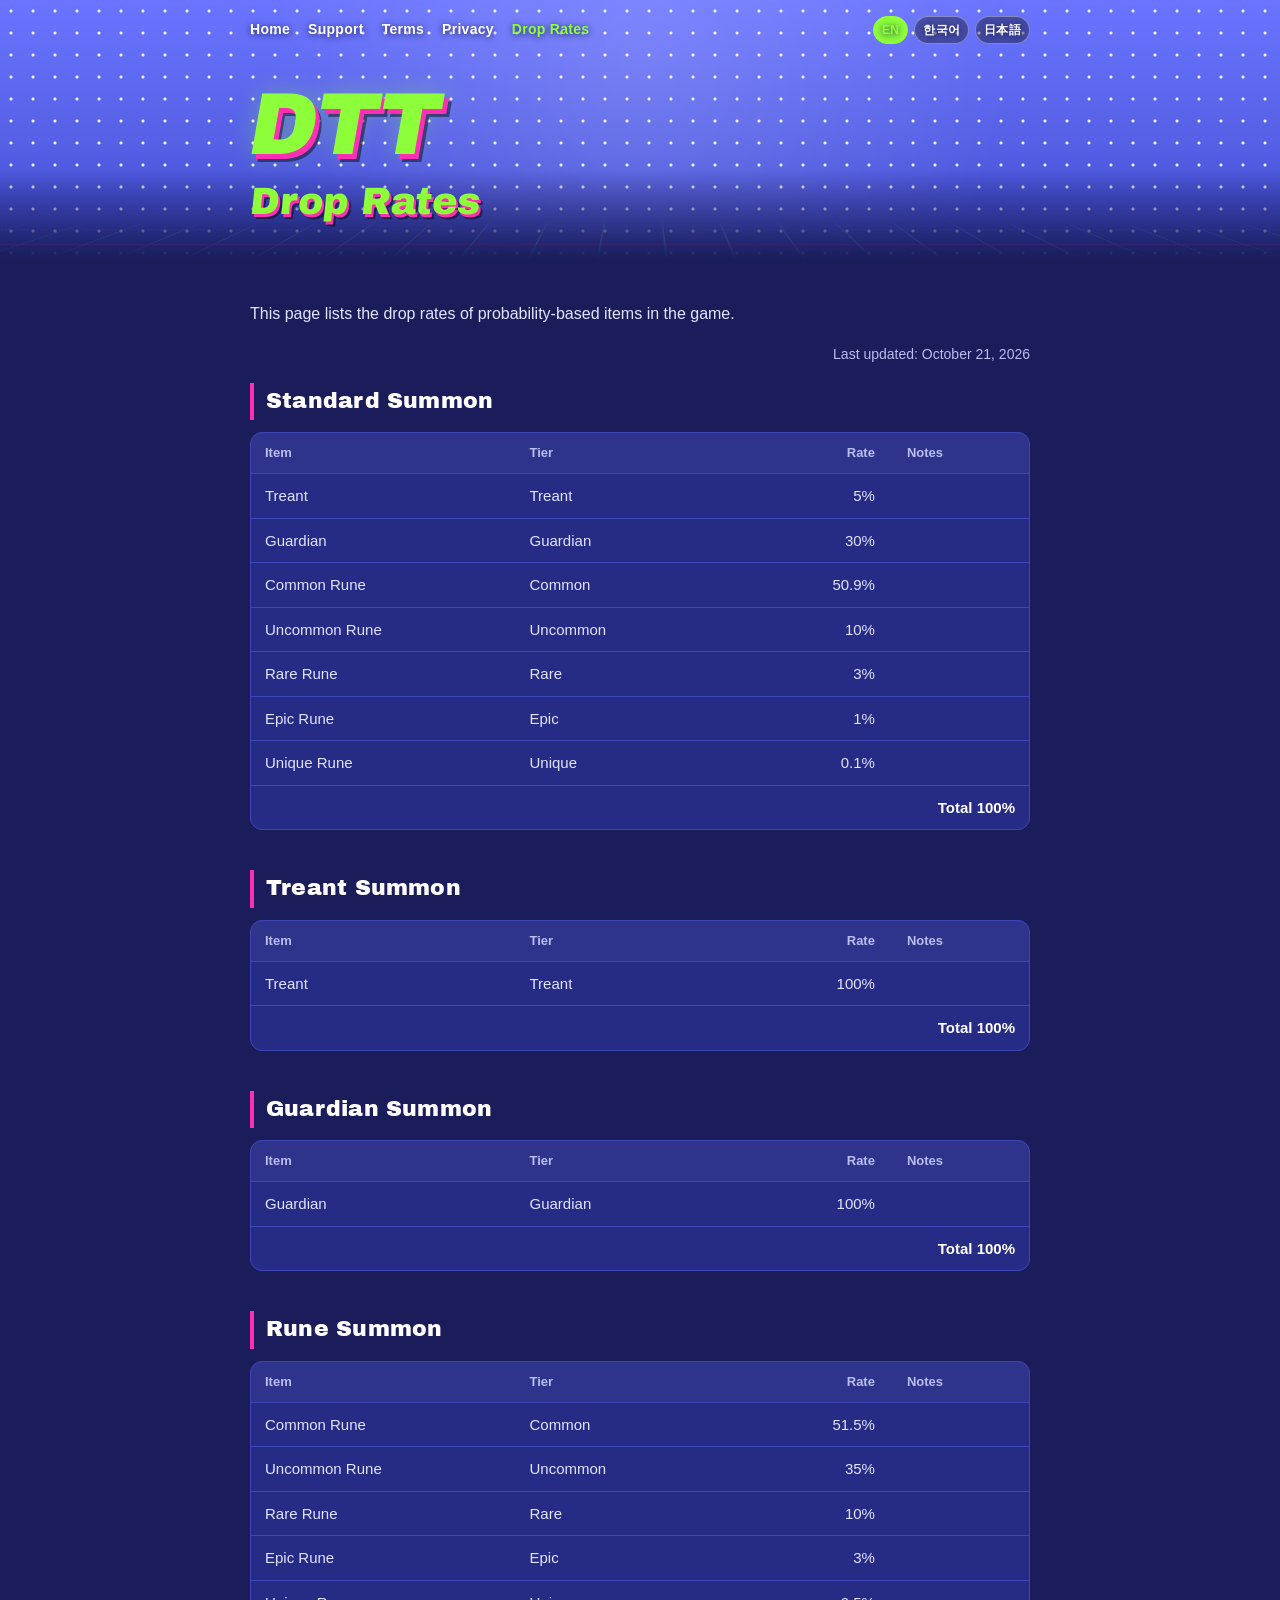
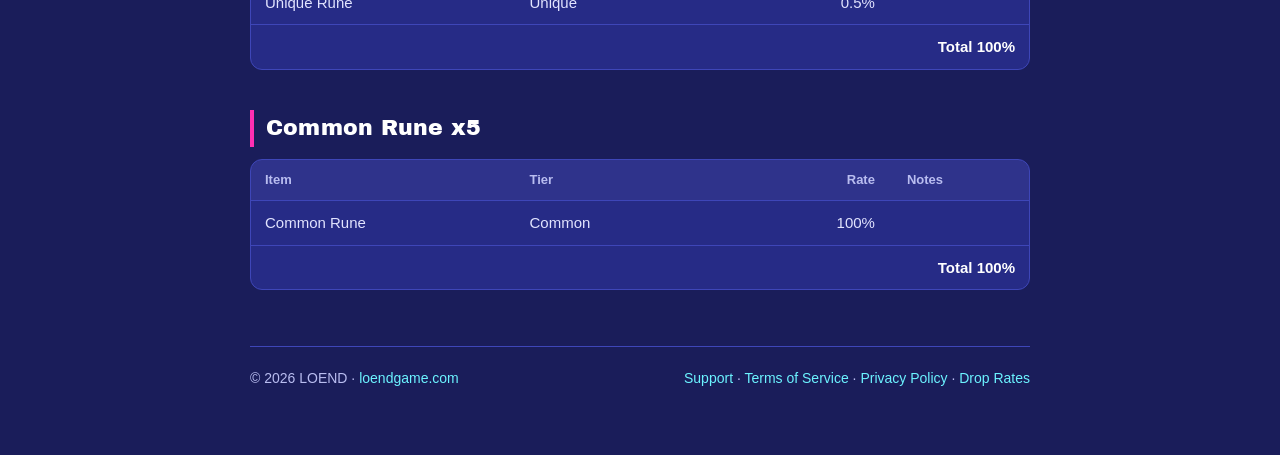
<file: probability.html>
<!doctype html><html lang="en"><head><meta charset="utf-8"><meta name="viewport" content="width=device-width,initial-scale=1"><link rel="icon" type="image/png" href="favicon.png?v=2"><link rel="stylesheet" href="style.css?v=2"><script src="i18n.js?v=2"></script><title>Drop Rates — DTT: Defend The Tree</title><meta name="description" content="Drop rates of probability-based items in DTT: Defend The Tree."><link rel="canonical" href="https://dtt.loendgame.com/probability.html"><meta property="og:title" content="Drop Rates — DTT: Defend The Tree"><meta property="og:description" content="Drop rates of probability-based items in DTT: Defend The Tree."><meta property="og:image" content="https://dtt.loendgame.com/img/og_ea.jpg"><meta property="og:url" content="https://dtt.loendgame.com/probability.html"><meta property="og:type" content="website"><meta property="og:site_name" content="DTT: Defend The Tree"><meta name="twitter:card" content="summary_large_image"></head><body>
<nav class="top"><div class="in"><a href="index.html" data-i="nav_home">Home</a><a href="support.html" data-i="nav_support">Support</a><a href="terms.html" data-i="nav_terms">Terms</a><a href="privacy.html" data-i="nav_privacy">Privacy</a><a href="probability.html" class="on" data-i="nav_prob">Drop Rates</a><span class="lang"><a href="#" data-set="en" onclick="setLang('en');return false">EN</a><a href="#" data-set="ko" onclick="setLang('ko');return false">한국어</a><a href="#" data-set="ja" onclick="setLang('ja');return false">日本語</a></span></div></nav>
<section class="hero small"><div class="in"><img class="logo" src="img/logo.png" alt="DTT"><h1 data-i="prob_h">Drop Rates</h1></div></section>
<div class="wrap">
<p data-i="prob_p">This page lists the drop rates of probability-based items in the game.</p>
<div id="odds"></div>
<script src="odds.js?v=2"></script>
<footer><span>© 2026 LOEND · <a href="https://loendgame.com">loendgame.com</a></span><span><a href="support.html" data-i="foot_support">Support</a> · <a href="terms.html" data-i="foot_terms">Terms of Service</a> · <a href="privacy.html" data-i="foot_privacy">Privacy Policy</a> · <a href="probability.html" data-i="foot_prob">Drop Rates</a></span></footer></div></body></html>
</file>
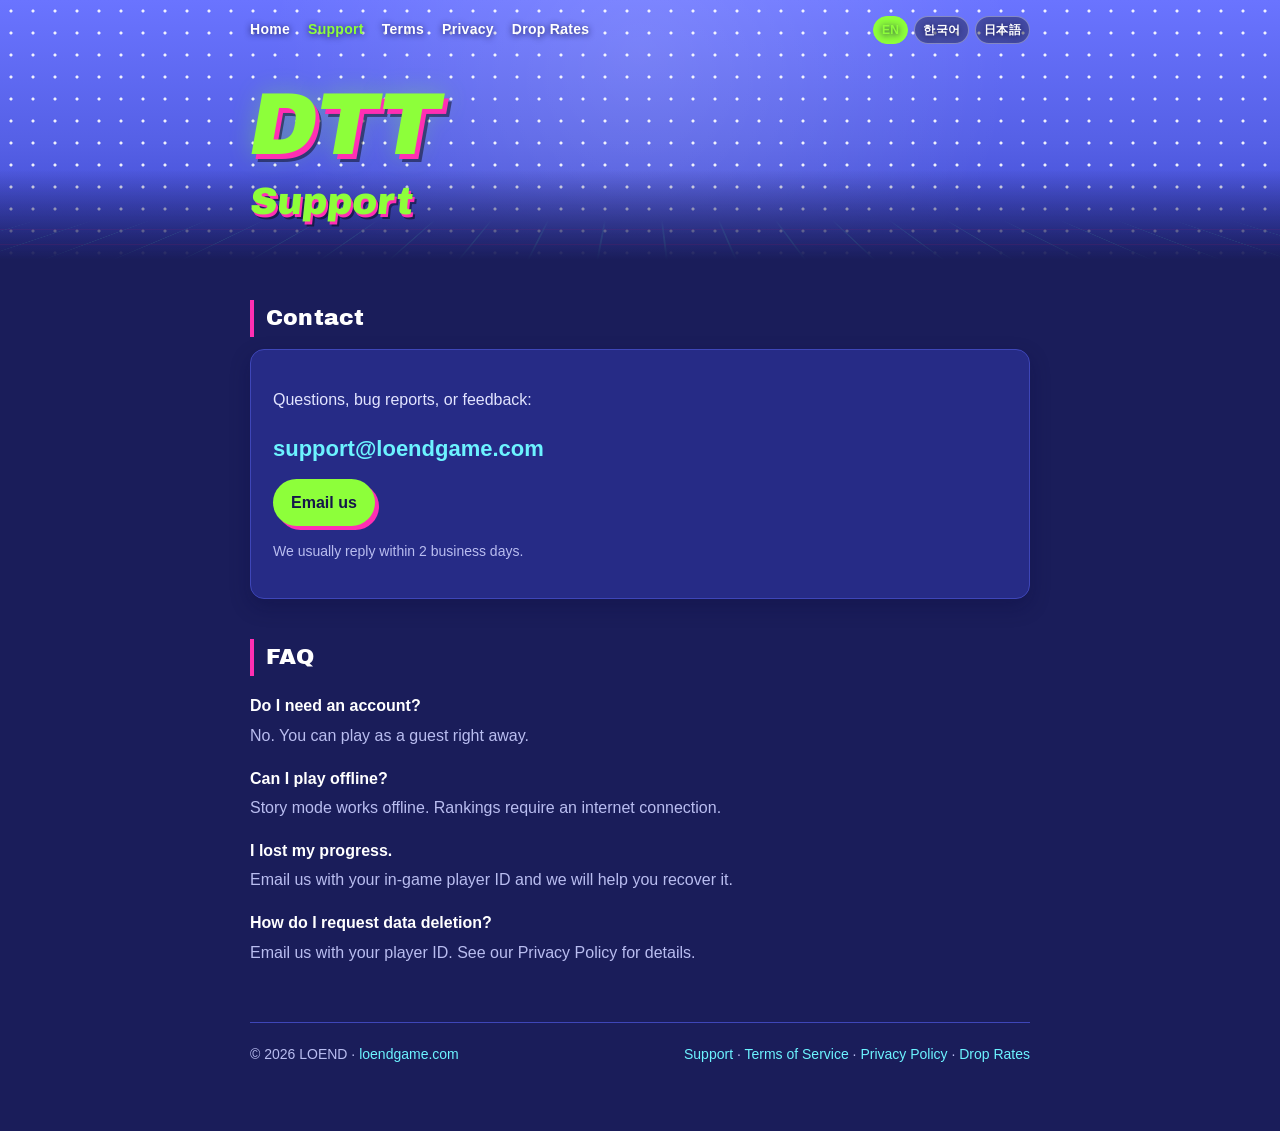
<file: support.html>
<!doctype html><html lang="en"><head><meta charset="utf-8"><meta name="viewport" content="width=device-width,initial-scale=1"><link rel="icon" type="image/png" href="favicon.png?v=2"><link rel="stylesheet" href="style.css?v=2"><script src="i18n.js?v=2"></script><title>Support — DTT: Defend The Tree</title><meta name="description" content="DTT: Defend The Tree support — contact LOEND for questions, bug reports and feedback, plus FAQ on accounts, offline play and data recovery."><link rel="canonical" href="https://dtt.loendgame.com/support.html"><meta property="og:title" content="Support — DTT: Defend The Tree"><meta property="og:description" content="DTT: Defend The Tree support — contact LOEND for questions, bug reports and feedback, plus FAQ on accounts, offline play and data recovery."><meta property="og:image" content="https://dtt.loendgame.com/img/og_ea.jpg"><meta property="og:url" content="https://dtt.loendgame.com/support.html"><meta property="og:type" content="website"><meta property="og:site_name" content="DTT: Defend The Tree"><meta name="twitter:card" content="summary_large_image"></head><body>
<nav class="top"><div class="in"><a href="index.html" data-i="nav_home">Home</a><a href="support.html" class="on" data-i="nav_support">Support</a><a href="terms.html" data-i="nav_terms">Terms</a><a href="privacy.html" data-i="nav_privacy">Privacy</a><a href="probability.html" data-i="nav_prob">Drop Rates</a><span class="lang"><a href="#" data-set="en" onclick="setLang('en');return false">EN</a><a href="#" data-set="ko" onclick="setLang('ko');return false">한국어</a><a href="#" data-set="ja" onclick="setLang('ja');return false">日本語</a></span></div></nav>
<section class="hero small"><div class="in"><img class="logo" src="img/logo.png" alt="DTT"><h1 data-i="sup_h">Support</h1></div></section>
<div class="wrap">
<h2 data-i="contact_h">Contact</h2>
<div class="card"><p data-i="contact_p">Questions, bug reports, or feedback:</p><p class="mail"><a href="mailto:support@loendgame.com">support@loendgame.com</a></p><a class="btn" href="mailto:support@loendgame.com?subject=DTT%20Support" data-i="btn_mail">Email us</a><p class="small" style="margin-top:14px" data-i="reply">We usually reply within 2 business days.</p></div>
<h2 data-i="faq_h">FAQ</h2>
<dl>
<dt data-i="q1"></dt><dd data-i="a1"></dd>
<dt data-i="q2"></dt><dd data-i="a2"></dd>
<dt data-i="q3"></dt><dd data-i="a3"></dd>
<dt data-i="q4"></dt><dd data-i="a4"></dd>
</dl>
<footer><span>© 2026 LOEND · <a href="https://loendgame.com">loendgame.com</a></span><span><a href="support.html" data-i="foot_support">Support</a> · <a href="terms.html" data-i="foot_terms">Terms of Service</a> · <a href="privacy.html" data-i="foot_privacy">Privacy Policy</a> · <a href="probability.html" data-i="foot_prob">Drop Rates</a></span></footer></div></body></html>
</file>
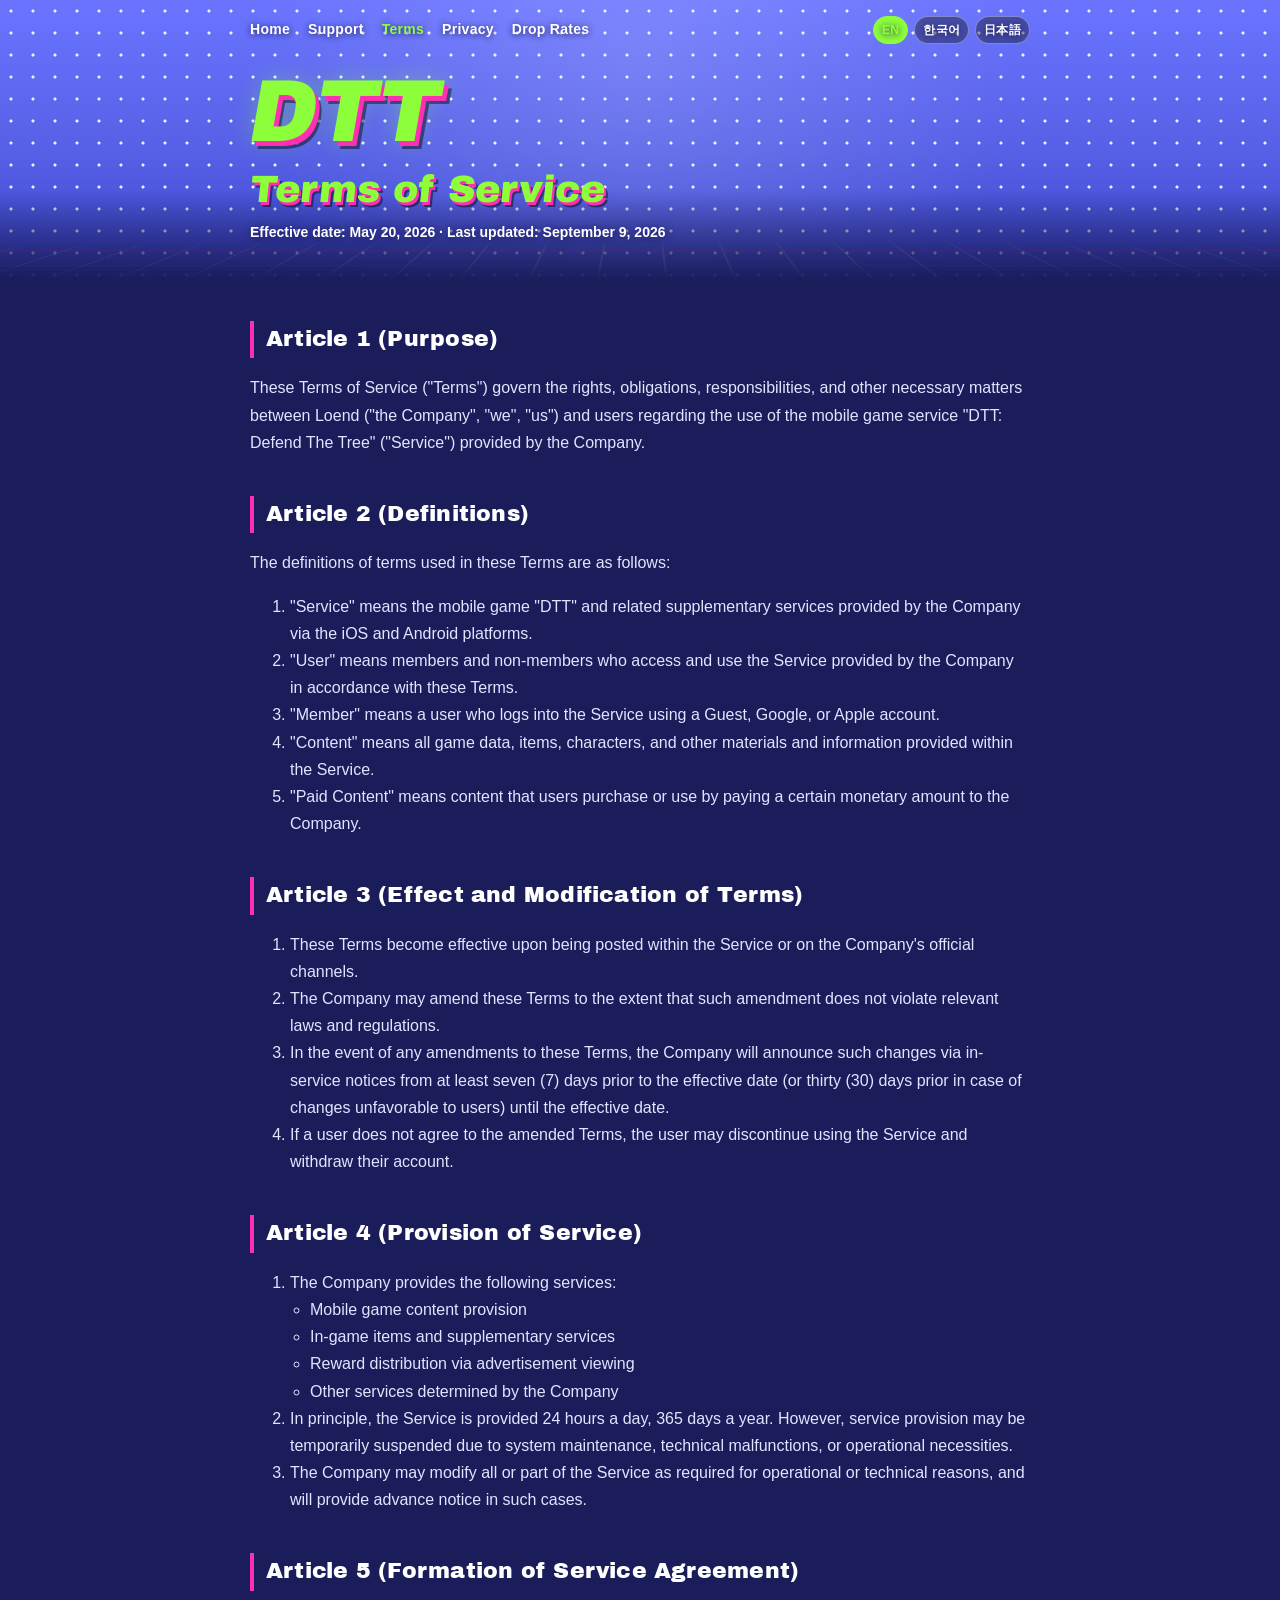
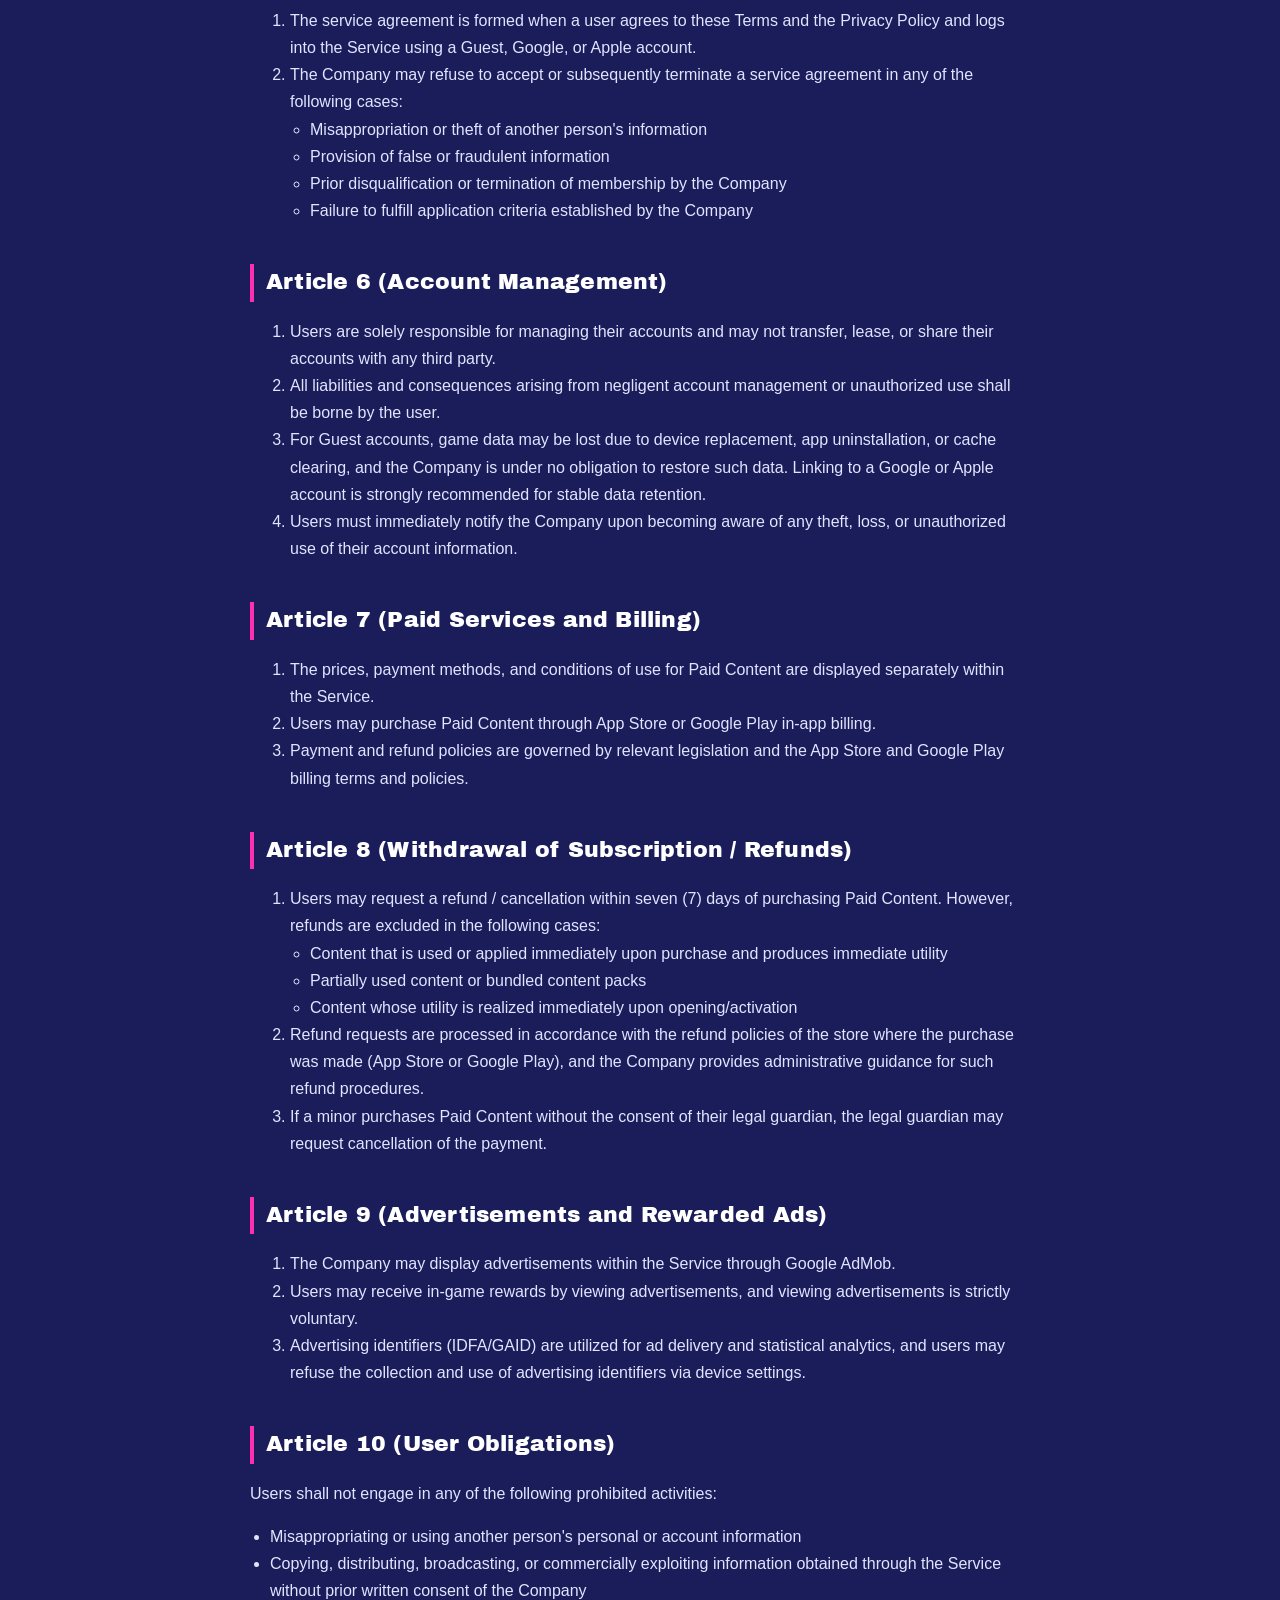
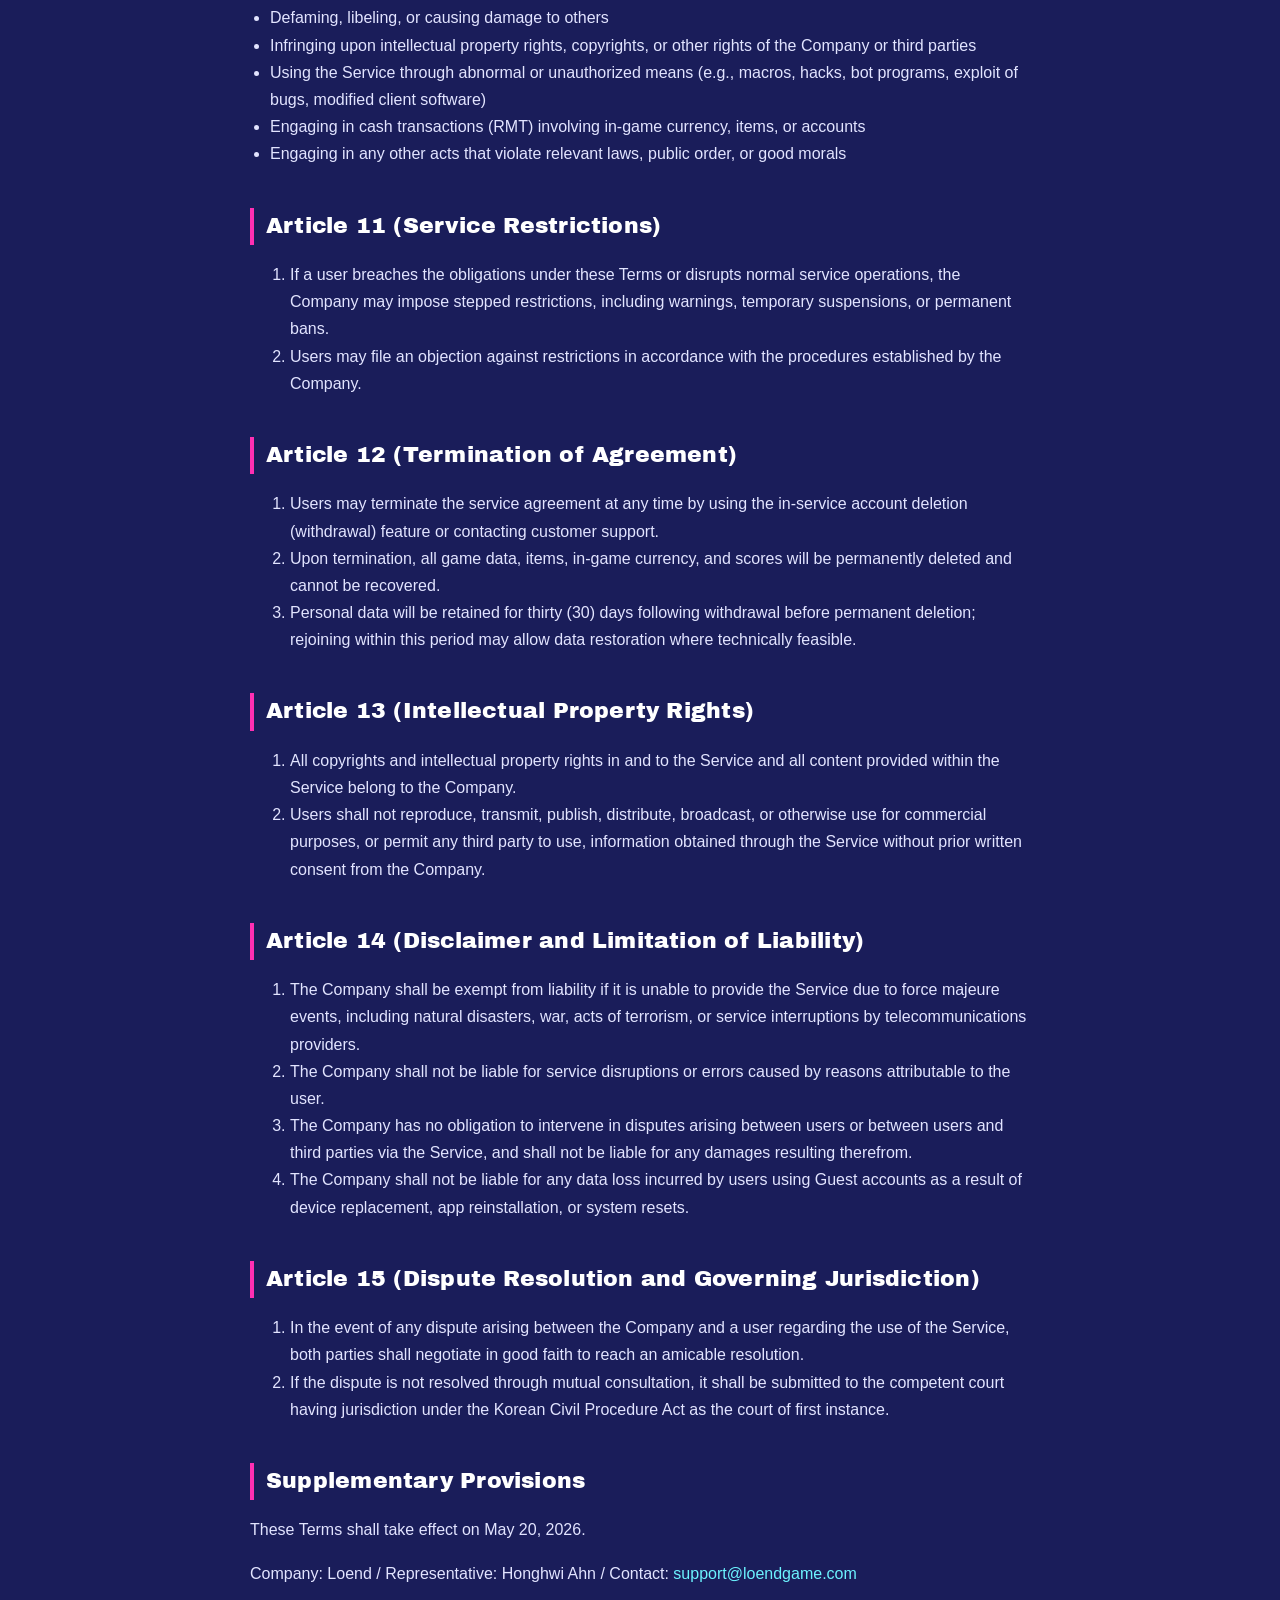
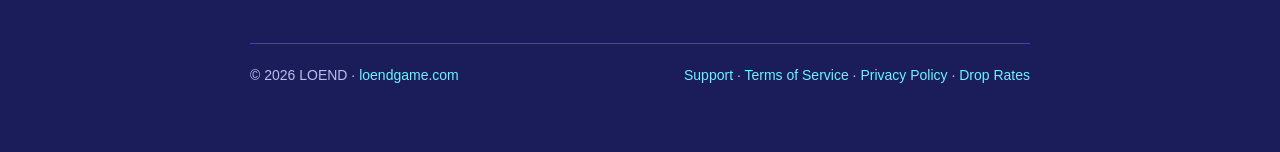
<file: terms.html>
<!doctype html><html lang="en"><head><meta charset="utf-8"><meta name="viewport" content="width=device-width,initial-scale=1"><link rel="icon" type="image/png" href="favicon.png?v=2"><link rel="stylesheet" href="style.css?v=2"><script src="i18n.js?v=2"></script><title>Terms of Service — DTT: Defend The Tree</title><meta name="description" content="Terms of Service for DTT: Defend The Tree, the defense race mobile game by LOEND."><link rel="canonical" href="https://dtt.loendgame.com/terms.html"><meta property="og:title" content="Terms of Service — DTT: Defend The Tree"><meta property="og:description" content="Terms of Service for DTT: Defend The Tree, the defense race mobile game by LOEND."><meta property="og:image" content="https://dtt.loendgame.com/img/og_ea.jpg"><meta property="og:url" content="https://dtt.loendgame.com/terms.html"><meta property="og:type" content="website"><meta property="og:site_name" content="DTT: Defend The Tree"><meta name="twitter:card" content="summary_large_image"></head><body>
<nav class="top"><div class="in"><a href="index.html" data-i="nav_home">Home</a><a href="support.html" data-i="nav_support">Support</a><a href="terms.html" class="on" data-i="nav_terms">Terms</a><a href="privacy.html" data-i="nav_privacy">Privacy</a><a href="probability.html" data-i="nav_prob">Drop Rates</a><span class="lang"><a href="#" data-set="en" onclick="setLang('en');return false">EN</a><a href="#" data-set="ko" onclick="setLang('ko');return false">한국어</a><a href="#" data-set="ja" onclick="setLang('ja');return false">日本語</a></span></div></nav>
<section class="hero small"><div class="in"><img class="logo" src="img/logo.png" alt="DTT"><h1 data-i="terms_h">Terms of Service</h1><p data-i="updated">Effective date: May 20, 2026 · Last updated: September 9, 2026</p></div></section>
<div class="wrap">
<div data-lang-block="en">
<h2>Article 1 (Purpose)</h2>
<p>These Terms of Service ("Terms") govern the rights, obligations, responsibilities, and other necessary matters between Loend ("the Company", "we", "us") and users regarding the use of the mobile game service "DTT: Defend The Tree" ("Service") provided by the Company.</p>
<h2>Article 2 (Definitions)</h2>
<p>The definitions of terms used in these Terms are as follows:</p>
<ol>
<li>"Service" means the mobile game "DTT" and related supplementary services provided by the Company via the iOS and Android platforms.
</li>
<li>"User" means members and non-members who access and use the Service provided by the Company in accordance with these Terms.
</li>
<li>"Member" means a user who logs into the Service using a Guest, Google, or Apple account.
</li>
<li>"Content" means all game data, items, characters, and other materials and information provided within the Service.
</li>
<li>"Paid Content" means content that users purchase or use by paying a certain monetary amount to the Company.
</li>
</ol>
<h2>Article 3 (Effect and Modification of Terms)</h2>
<ol>
<li>These Terms become effective upon being posted within the Service or on the Company's official channels.
</li>
<li>The Company may amend these Terms to the extent that such amendment does not violate relevant laws and regulations.
</li>
<li>In the event of any amendments to these Terms, the Company will announce such changes via in-service notices from at least seven (7) days prior to the effective date (or thirty (30) days prior in case of changes unfavorable to users) until the effective date.
</li>
<li>If a user does not agree to the amended Terms, the user may discontinue using the Service and withdraw their account.
</li>
</ol>
<h2>Article 4 (Provision of Service)</h2>
<ol>
<li>The Company provides the following services:
<ul>
<li>Mobile game content provision</li>
<li>In-game items and supplementary services</li>
<li>Reward distribution via advertisement viewing</li>
<li>Other services determined by the Company</li>
</ul>
</li>
<li>In principle, the Service is provided 24 hours a day, 365 days a year. However, service provision may be temporarily suspended due to system maintenance, technical malfunctions, or operational necessities.
</li>
<li>The Company may modify all or part of the Service as required for operational or technical reasons, and will provide advance notice in such cases.
</li>
</ol>
<h2>Article 5 (Formation of Service Agreement)</h2>
<ol>
<li>The service agreement is formed when a user agrees to these Terms and the Privacy Policy and logs into the Service using a Guest, Google, or Apple account.
</li>
<li>The Company may refuse to accept or subsequently terminate a service agreement in any of the following cases:
<ul>
<li>Misappropriation or theft of another person's information</li>
<li>Provision of false or fraudulent information</li>
<li>Prior disqualification or termination of membership by the Company</li>
<li>Failure to fulfill application criteria established by the Company</li>
</ul>
</li>
</ol>
<h2>Article 6 (Account Management)</h2>
<ol>
<li>Users are solely responsible for managing their accounts and may not transfer, lease, or share their accounts with any third party.
</li>
<li>All liabilities and consequences arising from negligent account management or unauthorized use shall be borne by the user.
</li>
<li>For Guest accounts, game data may be lost due to device replacement, app uninstallation, or cache clearing, and the Company is under no obligation to restore such data. Linking to a Google or Apple account is strongly recommended for stable data retention.
</li>
<li>Users must immediately notify the Company upon becoming aware of any theft, loss, or unauthorized use of their account information.
</li>
</ol>
<h2>Article 7 (Paid Services and Billing)</h2>
<ol>
<li>The prices, payment methods, and conditions of use for Paid Content are displayed separately within the Service.
</li>
<li>Users may purchase Paid Content through App Store or Google Play in-app billing.
</li>
<li>Payment and refund policies are governed by relevant legislation and the App Store and Google Play billing terms and policies.
</li>
</ol>
<h2>Article 8 (Withdrawal of Subscription / Refunds)</h2>
<ol>
<li>Users may request a refund / cancellation within seven (7) days of purchasing Paid Content. However, refunds are excluded in the following cases:
<ul>
<li>Content that is used or applied immediately upon purchase and produces immediate utility</li>
<li>Partially used content or bundled content packs</li>
<li>Content whose utility is realized immediately upon opening/activation</li>
</ul>
</li>
<li>Refund requests are processed in accordance with the refund policies of the store where the purchase was made (App Store or Google Play), and the Company provides administrative guidance for such refund procedures.
</li>
<li>If a minor purchases Paid Content without the consent of their legal guardian, the legal guardian may request cancellation of the payment.
</li>
</ol>
<h2>Article 9 (Advertisements and Rewarded Ads)</h2>
<ol>
<li>The Company may display advertisements within the Service through Google AdMob.
</li>
<li>Users may receive in-game rewards by viewing advertisements, and viewing advertisements is strictly voluntary.
</li>
<li>Advertising identifiers (IDFA/GAID) are utilized for ad delivery and statistical analytics, and users may refuse the collection and use of advertising identifiers via device settings.
</li>
</ol>
<h2>Article 10 (User Obligations)</h2>
<p>Users shall not engage in any of the following prohibited activities:</p>
<ul>
<li>Misappropriating or using another person's personal or account information</li>
<li>Copying, distributing, broadcasting, or commercially exploiting information obtained through the Service without prior written consent of the Company</li>
<li>Defaming, libeling, or causing damage to others</li>
<li>Infringing upon intellectual property rights, copyrights, or other rights of the Company or third parties</li>
<li>Using the Service through abnormal or unauthorized means (e.g., macros, hacks, bot programs, exploit of bugs, modified client software)</li>
<li>Engaging in cash transactions (RMT) involving in-game currency, items, or accounts</li>
<li>Engaging in any other acts that violate relevant laws, public order, or good morals</li>
</ul>
<h2>Article 11 (Service Restrictions)</h2>
<ol>
<li>If a user breaches the obligations under these Terms or disrupts normal service operations, the Company may impose stepped restrictions, including warnings, temporary suspensions, or permanent bans.
</li>
<li>Users may file an objection against restrictions in accordance with the procedures established by the Company.
</li>
</ol>
<h2>Article 12 (Termination of Agreement)</h2>
<ol>
<li>Users may terminate the service agreement at any time by using the in-service account deletion (withdrawal) feature or contacting customer support.
</li>
<li>Upon termination, all game data, items, in-game currency, and scores will be permanently deleted and cannot be recovered.
</li>
<li>Personal data will be retained for thirty (30) days following withdrawal before permanent deletion; rejoining within this period may allow data restoration where technically feasible.
</li>
</ol>
<h2>Article 13 (Intellectual Property Rights)</h2>
<ol>
<li>All copyrights and intellectual property rights in and to the Service and all content provided within the Service belong to the Company.
</li>
<li>Users shall not reproduce, transmit, publish, distribute, broadcast, or otherwise use for commercial purposes, or permit any third party to use, information obtained through the Service without prior written consent from the Company.
</li>
</ol>
<h2>Article 14 (Disclaimer and Limitation of Liability)</h2>
<ol>
<li>The Company shall be exempt from liability if it is unable to provide the Service due to force majeure events, including natural disasters, war, acts of terrorism, or service interruptions by telecommunications providers.
</li>
<li>The Company shall not be liable for service disruptions or errors caused by reasons attributable to the user.
</li>
<li>The Company has no obligation to intervene in disputes arising between users or between users and third parties via the Service, and shall not be liable for any damages resulting therefrom.
</li>
<li>The Company shall not be liable for any data loss incurred by users using Guest accounts as a result of device replacement, app reinstallation, or system resets.
</li>
</ol>
<h2>Article 15 (Dispute Resolution and Governing Jurisdiction)</h2>
<ol>
<li>In the event of any dispute arising between the Company and a user regarding the use of the Service, both parties shall negotiate in good faith to reach an amicable resolution.
</li>
<li>If the dispute is not resolved through mutual consultation, it shall be submitted to the competent court having jurisdiction under the Korean Civil Procedure Act as the court of first instance.
</li>
</ol>
<h2>Supplementary Provisions</h2>
<p>These Terms shall take effect on May 20, 2026.</p>
<p>Company: Loend / Representative: Honghwi Ahn / Contact: <a href="mailto:support@loendgame.com">support@loendgame.com</a></p>
</div>
<div data-lang-block="ko">
<h2>제1조 (목적)</h2>
<p>본 약관은 Loend(이하 "회사")가 제공하는 모바일 게임 "DTT: Defend The Tree"(이하 "서비스")의 이용과 관련하여 회사와 이용자 간의 권리, 의무 및 책임사항, 기타 필요한 사항을 규정함을 목적으로 합니다.</p>
<h2>제2조 (용어의 정의)</h2>
<p>본 약관에서 사용하는 용어의 정의는 다음과 같습니다.</p>
<ol>
<li>"서비스"란 회사가 iOS 및 Android 플랫폼을 통해 제공하는 모바일 게임 "DTT" 및 관련 부가 서비스를 의미합니다.
</li>
<li>"이용자"란 본 약관에 따라 회사가 제공하는 서비스를 이용하는 회원 및 비회원을 말합니다.
</li>
<li>"회원"이란 게스트, 구글, 애플 계정을 통해 서비스에 로그인한 자를 말합니다.
</li>
<li>"콘텐츠"란 서비스 내에서 제공되는 게임 데이터, 아이템, 캐릭터 등 일체의 정보를 의미합니다.
</li>
<li>"유료 콘텐츠"란 이용자가 회사에 일정 금액을 지불하고 이용하는 콘텐츠를 의미합니다.
</li>
</ol>
<h2>제3조 (약관의 효력 및 변경)</h2>
<ol>
<li>본 약관은 서비스 내 또는 회사의 공식 채널에 게시함으로써 효력이 발생합니다.
</li>
<li>회사는 관련 법령을 위배하지 않는 범위에서 본 약관을 개정할 수 있습니다.
</li>
<li>약관이 변경되는 경우, 회사는 변경 사항의 시행일 7일 전(이용자에게 불리한 변경의 경우 30일 전)부터 시행일까지 서비스 내 공지사항 등을 통해 공지합니다.
</li>
<li>이용자가 변경된 약관에 동의하지 않을 경우 서비스 이용을 중단하고 탈퇴할 수 있습니다.
</li>
</ol>
<h2>제4조 (서비스의 제공)</h2>
<ol>
<li>회사는 다음과 같은 서비스를 제공합니다.
<ul>
<li>모바일 게임 콘텐츠 제공</li>
<li>게임 내 아이템 및 부가 서비스 제공</li>
<li>광고 시청을 통한 보상 제공</li>
<li>기타 회사가 정하는 서비스</li>
</ul>
</li>
<li>서비스는 연중무휴 1일 24시간 제공함을 원칙으로 합니다. 단, 시스템 점검, 장애, 운영상의 필요에 따라 일시 중단될 수 있습니다.
</li>
<li>회사는 운영상·기술상 필요에 따라 서비스의 전부 또는 일부를 변경할 수 있으며, 사전에 공지합니다.
</li>
</ol>
<h2>제5조 (서비스 이용 계약의 성립)</h2>
<ol>
<li>이용 계약은 이용자가 본 약관 및 개인정보 처리방침에 동의하고, 게스트·구글·애플 계정 중 하나로 로그인함으로써 성립합니다.
</li>
<li>회사는 다음 각 호에 해당하는 경우 이용 계약 승낙을 거부하거나 사후에 해지할 수 있습니다.
<ul>
<li>타인의 정보를 도용한 경우</li>
<li>허위 정보를 기재한 경우</li>
<li>이전에 이용 자격을 상실한 적이 있는 경우</li>
<li>기타 회사가 정한 이용 신청 요건이 미비된 경우</li>
</ul>
</li>
</ol>
<h2>제6조 (계정 관리)</h2>
<ol>
<li>이용자는 자신의 계정을 직접 관리할 의무가 있으며, 제3자에게 양도, 대여, 공유할 수 없습니다.
</li>
<li>계정의 관리 소홀 또는 부정 사용으로 발생하는 모든 책임은 이용자 본인에게 있습니다.
</li>
<li>게스트 계정의 경우 기기 변경, 앱 삭제 등으로 인해 데이터가 소실될 수 있으며, 회사는 이에 대한 복구 의무를 지지 않습니다. 안정적인 데이터 보존을 위해 구글 또는 애플 계정 연동을 권장합니다.
</li>
<li>이용자는 계정 정보의 도용 또는 부정 사용 사실을 인지한 즉시 회사에 통지하여야 합니다.
</li>
</ol>
<h2>제7조 (유료 서비스 및 결제)</h2>
<ol>
<li>유료 콘텐츠의 가격, 결제 방법, 이용 조건은 서비스 내에 별도로 표시됩니다.
</li>
<li>이용자는 App Store 또는 Google Play 인앱 결제를 통해 유료 서비스를 이용할 수 있습니다.
</li>
<li>결제 관련 환불 정책은 「콘텐츠산업진흥법」 등 관련 법령 및 App Store·Google Play 결제 정책에 따릅니다.
</li>
</ol>
<h2>제8조 (청약 철회 및 환불)</h2>
<ol>
<li>이용자는 유료 콘텐츠 구매 후 7일 이내에 청약 철회를 요청할 수 있습니다. 단, 다음의 경우는 제외됩니다.
<ul>
<li>구매 즉시 사용되거나 적용되어 효용이 발생한 콘텐츠</li>
<li>일부 사용된 콘텐츠 또는 묶음형 콘텐츠</li>
<li>개봉 즉시 효용이 발생하는 콘텐츠</li>
</ul>
</li>
<li>환불 신청은 구매한 스토어(App Store 또는 Google Play)의 환불 정책에 따라 진행되며, 회사는 환불 관련 안내를 지원합니다.
</li>
<li>미성년자가 법정대리인의 동의 없이 결제한 경우, 법정대리인은 결제 취소를 요청할 수 있습니다.
</li>
</ol>
<h2>제9조 (광고 및 보상형 광고)</h2>
<ol>
<li>회사는 Google AdMob을 통해 서비스 내 광고를 게재할 수 있습니다.
</li>
<li>이용자는 광고를 시청함으로써 게임 내 보상을 받을 수 있으며, 광고 시청은 이용자의 선택입니다.
</li>
<li>광고 식별자(IDFA/GAID)는 광고 제공 및 통계 목적으로 활용되며, 이용자는 기기 설정을 통해 광고 식별자 사용을 거부할 수 있습니다.
</li>
</ol>
<h2>제10조 (이용자의 의무)</h2>
<p>이용자는 다음 행위를 하여서는 안 됩니다.</p>
<ul>
<li>타인의 정보 도용</li>
<li>회사의 사전 승낙 없이 서비스를 통해 얻은 정보를 복제·유통하거나 상업적으로 이용하는 행위</li>
<li>타인의 명예를 손상시키거나 불이익을 주는 행위</li>
<li>회사 및 제3자의 저작권 등 권리를 침해하는 행위</li>
<li>비정상적인 방법(매크로, 핵, 버그 악용, 변조된 클라이언트 사용 등)으로 게임을 이용하는 행위</li>
<li>게임 내 재화, 아이템, 계정 등을 현금으로 거래하는 행위</li>
<li>기타 관련 법령에 위배되는 행위</li>
</ul>
<h2>제11조 (서비스 이용 제한)</h2>
<ol>
<li>회사는 이용자가 본 약관의 의무를 위반하거나 서비스의 정상적인 운영을 방해한 경우, 경고, 일시 정지, 영구 이용 정지 등으로 서비스 이용을 단계적으로 제한할 수 있습니다.
</li>
<li>이용자는 이용 제한에 대해 회사가 정한 절차에 따라 이의 신청을 할 수 있습니다.
</li>
</ol>
<h2>제12조 (계약의 해지)</h2>
<ol>
<li>이용자는 언제든지 서비스 내 회원 탈퇴 기능 또는 고객지원 문의를 통해 이용 계약을 해지할 수 있습니다.
</li>
<li>계약 해지 시, 보유 중인 게임 데이터, 아이템, 캐시 등은 모두 소멸되며 복구되지 않습니다.
</li>
<li>탈퇴 후 30일간 개인정보를 보관한 뒤 영구 삭제하며, 보관 기간 내 재가입 시 데이터 복구가 가능할 수 있습니다.
</li>
</ol>
<h2>제13조 (지적재산권)</h2>
<ol>
<li>서비스 및 서비스 내 모든 콘텐츠의 저작권 및 지적재산권은 회사에 귀속됩니다.
</li>
<li>이용자는 회사가 제공하는 서비스를 이용함으로써 얻은 정보를 회사의 사전 승낙 없이 복제, 송신, 출판, 배포, 방송, 기타 방법으로 이용하거나 제3자에게 이용하게 하여서는 안 됩니다.
</li>
</ol>
<h2>제14조 (면책 조항)</h2>
<ol>
<li>회사는 천재지변, 전쟁, 기간통신사업자의 서비스 중지 등 불가항력적 사유로 서비스를 제공할 수 없는 경우 책임이 면제됩니다.
</li>
<li>회사는 이용자의 귀책 사유로 인한 서비스 이용 장애에 대하여 책임을 지지 않습니다.
</li>
<li>회사는 이용자 간 또는 이용자와 제3자 간에 서비스를 매개로 발생한 분쟁에 대해 개입할 의무가 없으며, 이로 인한 손해를 배상할 책임이 없습니다.
</li>
<li>게스트 계정 이용자가 기기 변경, 앱 삭제, 데이터 초기화 등으로 인해 게임 데이터를 손실한 경우 회사는 책임을 지지 않습니다.
</li>
</ol>
<h2>제15조 (분쟁 해결 및 관할 법원)</h2>
<ol>
<li>서비스 이용과 관련하여 회사와 이용자 사이에 분쟁이 발생한 경우, 양 당사자는 분쟁 해결을 위해 성실히 협의합니다.
</li>
<li>협의가 이루어지지 않을 경우, 「민사소송법」상의 관할 법원에 소를 제기할 수 있습니다.
</li>
</ol>
<h2>부칙</h2>
<p>본 약관은 2026년 5월 20일부터 시행됩니다.</p>
<p>회사명: Loend(로엔드) / 대표자: 안홍휘 / 문의: <a href="mailto:support@loendgame.com">support@loendgame.com</a></p>
</div>
<div data-lang-block="ja">
<h2>第1条（目的）</h2>
<p>本利用規約（以下「本規約」）は、Loend（以下「当社」）が提供するモバイルゲーム「DTT: Defend The Tree」（以下「サービス」）の利用に関し、当社と利用者との間の権利、義務、責任事項、その他必要な事項を定めることを目的とします。</p>
<h2>第2条（用語の定義）</h2>
<p>本規約で使用する用語の定義は以下のとおりです。</p>
<ol>
<li>「サービス」とは、当社がiOSおよびAndroidプラットフォームを通じて提供するモバイルゲーム「DTT」および関連する付帯サービスを意味します。
</li>
<li>「利用者」とは、本規約に同意のうえ、当社が提供するサービスを利用する会員および非会員をいいます。
</li>
<li>「会員」とは、ゲスト、Google、Appleアカウントを通じて本サービスにログインした者をいいます。
</li>
<li>「コンテンツ」とは、サービス内で提供されるゲームデータ、アイテム、キャラクター等の一切の情報を意味します。
</li>
<li>「有料コンテンツ」とは、利用者が当社に一定の対価を支払って利用するコンテンツを意味します。
</li>
</ol>
<h2>第3条（規約の効力および変更）</h2>
<ol>
<li>本規約は、サービス内または当社の公式チャンネルに掲示することにより効力が発生します。
</li>
<li>当社は、関係法令に違反しない範囲で本規約を改定することができます。
</li>
<li>規約が変更される場合、当社は変更事項の施行日7日前（利用者に不利な変更の場合は30日前）から施行日まで、サービス内のお知らせ等を通じて告知します。
</li>
<li>利用者が変更された規約に同意しない場合、サービスの利用を中断し、退会することができます。
</li>
</ol>
<h2>第4条（サービスの提供）</h2>
<ol>
<li>当社は以下のサービスを提供します。
<ul>
<li>モバイルゲームコンテンツの提供</li>
<li>ゲーム内アイテムおよび付帯サービスの提供</li>
<li>広告視聴による報酬の提供</li>
<li>その他当社が定めるサービス</li>
</ul>
</li>
<li>サービスは、年中無休・1日24時間提供することを原則とします。ただし、システムの点検、障害、運営上の必要性に応じて一時的に中断される場合があります。
</li>
<li>当社は、運営上・技術上の必要に応じてサービス内容の全部または一部を変更することがあり、その場合は事前に告知します。
</li>
</ol>
<h2>第5条（サービス利用契約の成立）</h2>
<ol>
<li>利用契約は、利用者が本規約およびプライバシーポリシーに同意し、ゲスト・Google・Appleアカウントのいずれかでログインすることにより成立します。
</li>
<li>当社は、以下の各号のいずれかに該当する場合、利用契約の承諾を拒否し、または事後に解除することができます。
<ul>
<li>他人の情報を盗用した場合</li>
<li>虚偽の情報を記載した場合</li>
<li>過去に利用資格を喪失したことがある場合</li>
<li>その他当社が定める利用要件を満たしていない場合</li>
</ul>
</li>
</ol>
<h2>第6条（アカウント管理）</h2>
<ol>
<li>利用者は自身のアカウントを自ら管理する義務を負い、第三者に譲渡、貸与、共有することはできません。
</li>
<li>アカウントの管理不備または不正使用によって生じるすべての責任は、利用者本人が負うものとします。
</li>
<li>ゲストアカウントの場合、端末の変更、アプリの削除等によりゲームデータが消失する可能性があり、当社はその復旧義務を負いません。安定したデータ保護のため、GoogleまたはAppleアカウントとの連携を推奨します。
</li>
<li>利用者は、アカウント情報の盗用または不正使用の事実を認識した場合、直ちに当社に通知しなければなりません。
</li>
</ol>
<h2>第7条（有料サービスおよび決済）</h2>
<ol>
<li>有料コンテンツの価格、決済方法、利用条件は、サービス内に別途表示されます。
</li>
<li>利用者は、App StoreまたはGoogle Playのアプリ内決済を通じて有料サービスを利用することができます。
</li>
<li>決済に関する返金ポリシーは、関連法令およびApp Store・Google Playの決済ポリシーに従います。
</li>
</ol>
<h2>第8条（購入のキャンセルおよび返金）</h2>
<ol>
<li>利用者は、有料コンテンツの購入後7日以内にキャンセルの申出を行うことができます。ただし、以下の場合は除きます。
<ul>
<li>購入後直ちに使用または適用され、効用が発生したコンテンツ</li>
<li>一部使用されたコンテンツ、またはパッケージ型コンテンツ</li>
<li>開封後直ちに効果が発生するコンテンツ</li>
</ul>
</li>
<li>返金の申請は購入したストア（App StoreまたはGoogle Play）の返金ポリシーに従って行われ、当社は返金に関する案内をサポートします。
</li>
<li>未成年者が法定代理人の同意なく決済を行った場合、法定代理人は決済の取り消しを求めることができます。
</li>
</ol>
<h2>第9条（広告およびリワード広告）</h2>
<ol>
<li>当社は、Google AdMobを通じてサービス内に広告を掲載することができます。
</li>
<li>利用者は、広告を視聴することによりゲーム内報酬を受け取ることができ、広告の視聴は利用者の任意となります。
</li>
<li>広告識別子（IDFA/GAID）は広告配信および統計の目的で活用され、利用者は端末の設定を通じて広告識別子の使用を拒否することができます。
</li>
</ol>
<h2>第10条（利用者の義務）</h2>
<p>利用者は、以下の行為を行ってはなりません。</p>
<ul>
<li>他人の情報の盗用</li>
<li>当社の事前承諾なく、本サービスを通じて得た情報を複製・頒布し、または商業的に利用する行為</li>
<li>他人の名誉を毀損し、または不利益を与える行為</li>
<li>当社および第三者の著作権その他の権利を侵害する行為</li>
<li>不正な方法（マクロ、チートツール、バグの悪用、改変されたクライアントの使用等）によりゲームを利用する行為</li>
<li>ゲーム内の財貨、アイテム、アカウント等を現金で売買・取引する行為</li>
<li>その他関係法令に違反する行為</li>
</ul>
<h2>第11条（サービスの利用制限）</h2>
<ol>
<li>当社は、利用者が本規約の義務に違反した場合、またはサービスの正常な運営を妨害した場合、警告、一時利用停止、永久利用停止等により、段階的にサービス利用を制限することができます。
</li>
<li>利用者は、利用制限に対して当社が定める手続きに従って異議を申し立てることができます。
</li>
</ol>
<h2>第12条（契約の解除・退会）</h2>
<ol>
<li>利用者は、いつでもサービス内の退会機能またはカスタマーサポートへの問い合わせを通じて利用契約を解除することができます。
</li>
<li>契約解除時、保有しているゲームデータ、アイテム、有料財貨等はすべて消滅し、復旧することはできません。
</li>
<li>退会後30日間個人情報を保管した後に永久削除され、保管期間内に再登録した場合はデータが復旧できる場合があります。
</li>
</ol>
<h2>第13条（知的財産権）</h2>
<ol>
<li>本サービスおよび本サービス内の一切のコンテンツに関する著作権その他の知的財産権は、当社に帰属します。
</li>
<li>利用者は、当社が提供するサービスを利用することにより得た情報を、当社の事前承諾なく複製、送信、出版、配布、放送、その他の方法で利用し、または第三者に利用させてはなりません。
</li>
</ol>
<h2>第14条（免責事項）</h2>
<ol>
<li>当社は、天災地変、戦争、通信事業者のサービス停止等、不可抗力に起因してサービスを提供できない場合、その責任を免除されます。
</li>
<li>当社は、利用者の責に帰すべき事由によるサービスの利用障害について責任を負いません。
</li>
<li>当社は、利用者間または利用者と第三者との間で本サービスを介して生じた紛争に関与する義務を負わず、これによって生じた損害を賠償する責任を負いません。
</li>
<li>ゲストアカウント利用者が端末変更、アプリ削除、データ初期化等によりゲームデータを喪失した場合、当社は一切の責任を負いません。
</li>
</ol>
<h2>第15条（紛争解決および管轄裁判所）</h2>
<ol>
<li>サービスの利用に関して当社と利用者との間で紛争が生じた場合、双方は誠意をもって協議し、円満な解決を図るものとします。
</li>
<li>協議によって解決しない場合、民事訴訟法上の管轄裁判所を第一審の専属的合意管轄裁判所とします。
</li>
</ol>
<h2>附則</h2>
<p>本規約は、2026年5月20日より施行されます。</p>
<p>会社名：Loend / 代表者：アン・ホンフィ（안홍휘） / お問い合わせ：<a href="mailto:support@loendgame.com">support@loendgame.com</a></p>
</div>
<footer><span>© 2026 LOEND · <a href="https://loendgame.com">loendgame.com</a></span><span><a href="support.html" data-i="foot_support">Support</a> · <a href="terms.html" data-i="foot_terms">Terms of Service</a> · <a href="privacy.html" data-i="foot_privacy">Privacy Policy</a> · <a href="probability.html" data-i="foot_prob">Drop Rates</a></span></footer></div></body></html>
</file>
<file: style.css>
@import url('https://fonts.googleapis.com/css2?family=Archivo+Black&family=Black+Han+Sans&family=Dela+Gothic+One&display=swap');
:root{--bg:#1a1d5a;--card:#262b86;--fg:#f3f4ff;--muted:#b9bdf0;--cyan:#6cf3ff;--pink:#ff2fb3;--yellow:#8dff3a;--lime:#8dff3a;--mag:#ff2fb3;--line:#3e46b8;--blue:#5560e6;--blue2:#3a44c9;--ink:#14164a;
  --disp:"Archivo Black","Black Han Sans","Dela Gothic One",-apple-system,BlinkMacSystemFont,"Segoe UI",Roboto,"Noto Sans KR","Noto Sans JP",sans-serif}
*{box-sizing:border-box}
html{scroll-behavior:smooth}
body{margin:0;background:var(--bg);color:var(--fg);font:16px/1.7 -apple-system,BlinkMacSystemFont,"Segoe UI",Roboto,"Noto Sans KR","Noto Sans JP",sans-serif}
a{color:var(--cyan);text-decoration:none}a:hover{text-decoration:underline}

/* hero (sub pages): pop-blue dot field + retro grid, same as the ad creative */
.hero{position:relative;overflow:hidden;min-height:420px;display:flex;align-items:flex-end;
  background:
    radial-gradient(circle at 50% 20%,rgba(255,255,255,.14),transparent 55%),
    radial-gradient(rgba(255,255,255,.9) 1.3px,transparent 1.8px) 0 0/22px 22px,
    linear-gradient(180deg,#6a74ff 0%,var(--blue) 55%,var(--blue2) 100%)}
.hero:before{content:"";position:absolute;left:-30%;right:-30%;bottom:-2px;height:42%;pointer-events:none;
  background:
    repeating-linear-gradient(90deg,rgba(108,243,255,.55) 0 2px,transparent 2px 70px),
    repeating-linear-gradient(0deg,rgba(255,47,179,.55) 0 2px,transparent 2px 40px);
  transform:perspective(420px) rotateX(62deg);transform-origin:50% 100%;
  -webkit-mask-image:linear-gradient(180deg,transparent,#000 55%);mask-image:linear-gradient(180deg,transparent,#000 55%)}
.hero:after{content:"";position:absolute;left:0;right:0;bottom:0;height:90px;background:linear-gradient(180deg,transparent,var(--bg))}
.hero .in{position:relative;z-index:1;max-width:820px;margin:0 auto;padding:120px 20px 36px;width:100%}
.hero img.logo{display:none}
.hero .in:before{content:"DTT";display:block;font-family:var(--disp);font-weight:400;font-size:clamp(72px,10vw,120px);line-height:.95;letter-spacing:-.02em;color:var(--lime);
  transform:skewX(-10deg);transform-origin:left;text-shadow:5px 5px 0 var(--mag),8px 8px 0 rgba(0,0,0,.45),0 0 24px rgba(141,255,58,.3)}
.hero.small .in:before{font-size:clamp(56px,8vw,88px)}
.hero h1{margin:14px 0 0;font-family:var(--disp);font-weight:400;font-size:clamp(24px,4.4vw,38px);line-height:1.15;color:var(--lime);
  text-shadow:3px 3px 0 var(--mag),5px 5px 0 rgba(0,0,0,.45);transform:skewX(-6deg);transform-origin:left}
.hero p{margin:10px 0 0;color:#fff;font-weight:600;text-shadow:0 1px 8px rgba(20,20,80,.8)}
.hero.small{min-height:260px}.hero.small .in{padding-top:70px}.hero.small img.logo{width:min(220px,50%)}

nav.top{position:absolute;top:0;left:0;right:0;z-index:2}
nav.top .in{max-width:820px;margin:0 auto;padding:16px 20px;display:flex;gap:18px;font-weight:600;font-size:14px;letter-spacing:.02em}
nav.top a{color:#fff;text-shadow:0 1px 6px rgba(20,20,80,.9)}nav.top a.on{color:var(--lime)}
.wrap{max-width:820px;margin:0 auto;padding:24px 20px 64px}
h2{font-family:var(--disp);font-weight:400;font-size:22px;margin:40px 0 12px;padding-left:12px;border-left:4px solid var(--mag);color:#fff;letter-spacing:.01em}
h2:first-of-type{margin-top:16px}
h3{font-family:var(--disp);font-weight:400}
p,li{color:#e2e4ff}
.card{background:var(--card);border:1px solid var(--line);border-radius:14px;padding:20px 22px;box-shadow:0 8px 20px rgba(10,10,60,.3)}
.mail{font-size:22px;font-weight:700;margin:4px 0}
.btn{display:inline-block;background:var(--lime);color:var(--ink);font-weight:800;padding:10px 18px;border-radius:999px;margin-top:8px;box-shadow:4px 4px 0 var(--mag)}
.btn:hover{text-decoration:none;filter:brightness(1.08)}
dl dt{font-weight:700;margin-top:16px;color:#fff}dl dd{margin:2px 0 0;color:var(--muted)}
.small{font-size:14px;color:var(--muted)}
.grid{display:grid;grid-template-columns:repeat(auto-fit,minmax(220px,1fr));gap:14px;margin-top:14px}
.grid .card h3{margin:0 0 6px;font-size:17px;color:var(--lime)}.grid .card p{margin:0;font-size:14px}
footer{margin-top:56px;color:var(--muted);font-size:14px;border-top:1px solid var(--line);padding-top:20px;display:flex;flex-wrap:wrap;gap:16px;justify-content:space-between}
ul{padding-left:20px}
nav.top .in{align-items:center}
.lang{margin-left:auto;display:flex;gap:6px}
.lang a{font-size:12px;padding:3px 8px;border:1px solid rgba(255,255,255,.35);border-radius:999px;color:#fff;text-shadow:none;background:rgba(0,0,0,.35)}
.lang a.on{background:var(--lime);color:var(--ink);border-color:var(--lime)}
.lang a:hover{text-decoration:none}
nav.top .in{flex-wrap:wrap;row-gap:6px}
@media(max-width:560px){nav.top .in{gap:12px;font-size:13px}.lang{margin-left:0;width:100%}}
.upd{text-align:right;margin:0}
.tbl{overflow-x:auto;border:1px solid var(--line);border-radius:12px;background:var(--card)}
table.odds{width:100%;border-collapse:collapse;font-size:15px}
table.odds th,table.odds td{padding:9px 14px;text-align:left;border-bottom:1px solid var(--line);color:#e2e4ff;white-space:nowrap}
table.odds th{color:var(--muted);font-weight:600;font-size:13px;background:rgba(255,255,255,.04)}
table.odds td.num,table.odds th:nth-child(3){text-align:right}
table.odds tfoot td{border-bottom:0;font-weight:700;color:#fff}
@media(max-width:560px){table.odds{font-size:14px}table.odds th,table.odds td{padding:8px 10px}}
table.odds{table-layout:fixed}
table.odds th:nth-child(1){width:34%}table.odds th:nth-child(2){width:26%}table.odds th:nth-child(3){width:22%}table.odds th:nth-child(4){width:18%;padding-left:18px}
table.odds td:nth-child(4){padding-left:18px}
table.odds th,table.odds td{overflow:hidden;text-overflow:ellipsis}

/* download page store cards */
.store{background:var(--card)!important;border-color:var(--line)!important;color:#fff!important}
.store:hover{border-color:var(--lime)!important;background:#2f35a0!important}
.store.hi{border-color:var(--lime)!important;box-shadow:4px 4px 0 var(--mag)!important}
.store small{color:var(--muted)!important}
</file>
<file: home.css>
/* DTT home — ad-creative hero (v6 banner): blue dot field, retro grid, lime display type with magenta shadow */
.hero2{position:relative;overflow:hidden;min-height:620px;display:flex;align-items:center;
  background:
    radial-gradient(circle at 50% 20%,rgba(255,255,255,.14),transparent 55%),
    radial-gradient(rgba(255,255,255,.9) 1.3px,transparent 1.8px) 0 0/22px 22px,
    linear-gradient(180deg,#6a74ff 0%,var(--blue) 55%,var(--blue2) 100%)}
.hero2:before{content:"";position:absolute;left:-30%;right:-30%;bottom:-2px;height:42%;pointer-events:none;
  background:
    repeating-linear-gradient(90deg,rgba(108,243,255,.55) 0 2px,transparent 2px 70px),
    repeating-linear-gradient(0deg,rgba(255,47,179,.55) 0 2px,transparent 2px 40px);
  transform:perspective(420px) rotateX(62deg);transform-origin:50% 100%;
  -webkit-mask-image:linear-gradient(180deg,transparent,#000 55%);mask-image:linear-gradient(180deg,transparent,#000 55%)}
.hero2 .in{position:relative;z-index:1;max-width:1100px;margin:0 auto;padding:96px 20px 40px;width:100%;
  display:grid;grid-template-columns:1.05fr 1fr;gap:20px;align-items:center}
.hero2 .copy{text-align:left}
.hero2 .kicker,.hero2 .dtt,.hero2 .tag,.hero2 .sub{font-family:var(--disp);font-weight:400;color:var(--lime);transform-origin:left}
.hero2 .kicker{display:block;font-size:clamp(22px,2.8vw,34px);letter-spacing:.01em;
  text-shadow:3px 3px 0 var(--mag),5px 5px 0 rgba(0,0,0,.45);transform:skewX(-8deg);margin-left:6px}
.hero2 .dtt{display:block;font-size:clamp(96px,13.5vw,176px);line-height:.92;letter-spacing:-.02em;
  transform:skewX(-10deg);
  text-shadow:6px 6px 0 var(--mag),10px 10px 0 rgba(0,0,0,.45),0 0 28px rgba(141,255,58,.35)}
.hero2 .tag{margin:28px 0 0;font-size:clamp(28px,3.9vw,46px);line-height:1.15;letter-spacing:-.01em;
  text-shadow:2px 2px 0 var(--mag),4px 4px 0 rgba(0,0,0,.45);transform:skewX(-6deg)}
.hero2 .sub{margin:10px 0 0;font-size:clamp(17px,2.3vw,27px);
  text-shadow:1px 1px 0 var(--mag),2px 2px 0 rgba(0,0,0,.45);transform:skewX(-6deg)}
.hero2 .line{margin:14px 0 0;color:#fff;font-weight:600;font-size:clamp(14px,1.5vw,17px);text-shadow:0 1px 6px rgba(20,20,80,.8)}
.hero2 .badge{display:inline-block;margin-top:22px}
.hero2 .badge img{height:64px;display:block;filter:drop-shadow(0 8px 16px rgba(0,0,0,.45))}
.hero2 .badge:hover img{transform:translateY(-2px)}
.hero2 .art{position:relative}
.hero2 .art img{width:100%;max-width:640px;display:block;margin:0 auto;filter:drop-shadow(0 18px 28px rgba(10,10,60,.55))}
@media(max-width:820px){
  .hero2{min-height:0}
  .hero2 .in{grid-template-columns:1fr;padding-top:84px;text-align:center}
  .hero2 .copy{text-align:center}
  .hero2 .kicker,.hero2 .dtt,.hero2 .tag,.hero2 .sub{transform:skewX(-8deg);transform-origin:center}
  .hero2 .art{order:-1}.hero2 .art img{max-width:420px}
  .hero2 .dtt{font-size:clamp(88px,25vw,124px)}
  .hero2 .tag{font-size:clamp(22px,6.2vw,30px)}
  .hero2 .sub{font-size:clamp(14px,4vw,18px)}
}
body.home .wrap{max-width:1100px}
body.home .grid{grid-template-columns:repeat(auto-fit,minmax(200px,1fr))}
.strip{margin:34px 0 0;padding:16px 20px;border-radius:14px;background:linear-gradient(90deg,var(--mag),#9b3cff);color:#fff;font-weight:800;
  display:flex;flex-wrap:wrap;gap:8px 16px;align-items:center;justify-content:space-between;box-shadow:0 10px 24px rgba(255,47,179,.25)}
.strip span{font-size:16px}
.strip a{background:#fff;color:var(--ink);padding:8px 16px;border-radius:999px;font-weight:800}
.strip a:hover{text-decoration:none;filter:brightness(.95)}

.hero2 .badges{display:flex;flex-wrap:wrap;align-items:center;gap:12px;margin-top:22px}
.hero2 .badges .badge{margin-top:0}
.hero2 .gpbtn{display:inline-flex;align-items:center;gap:10px;height:64px;box-sizing:border-box;padding:0 20px 0 16px;background:#000;color:#fff;border:1.5px solid #a6a6a6;border-radius:12px;filter:drop-shadow(0 8px 16px rgba(0,0,0,.45))}
.hero2 .gpbtn:hover{text-decoration:none;transform:translateY(-2px)}
.hero2 .gpbtn svg{width:30px;height:30px;flex:none;color:#8dff3a}
.hero2 .gpbtn>span{display:flex;flex-direction:column;align-items:flex-start;font-size:24px;font-weight:600;line-height:1.05;letter-spacing:-.01em}
.hero2 .gpbtn small{font-size:12px;font-weight:500;letter-spacing:0;margin-bottom:2px}
@media(max-width:820px){.hero2 .badges{justify-content:center}}
.strip a+a{margin-left:10px}

.faq{margin-top:40px}
.faq h2{font-family:var(--disp);font-weight:400;color:var(--lime);font-size:clamp(22px,3vw,30px);margin:0 0 12px}
.faq .qa{background:var(--card);border:1px solid var(--line);border-radius:14px;padding:16px 20px;margin-top:10px}
.faq .qa h3{margin:0 0 6px;font-size:16px;color:#fff}
.faq .qa p{margin:0;font-size:14px;color:#e2e4ff;line-height:1.6}
</file>
